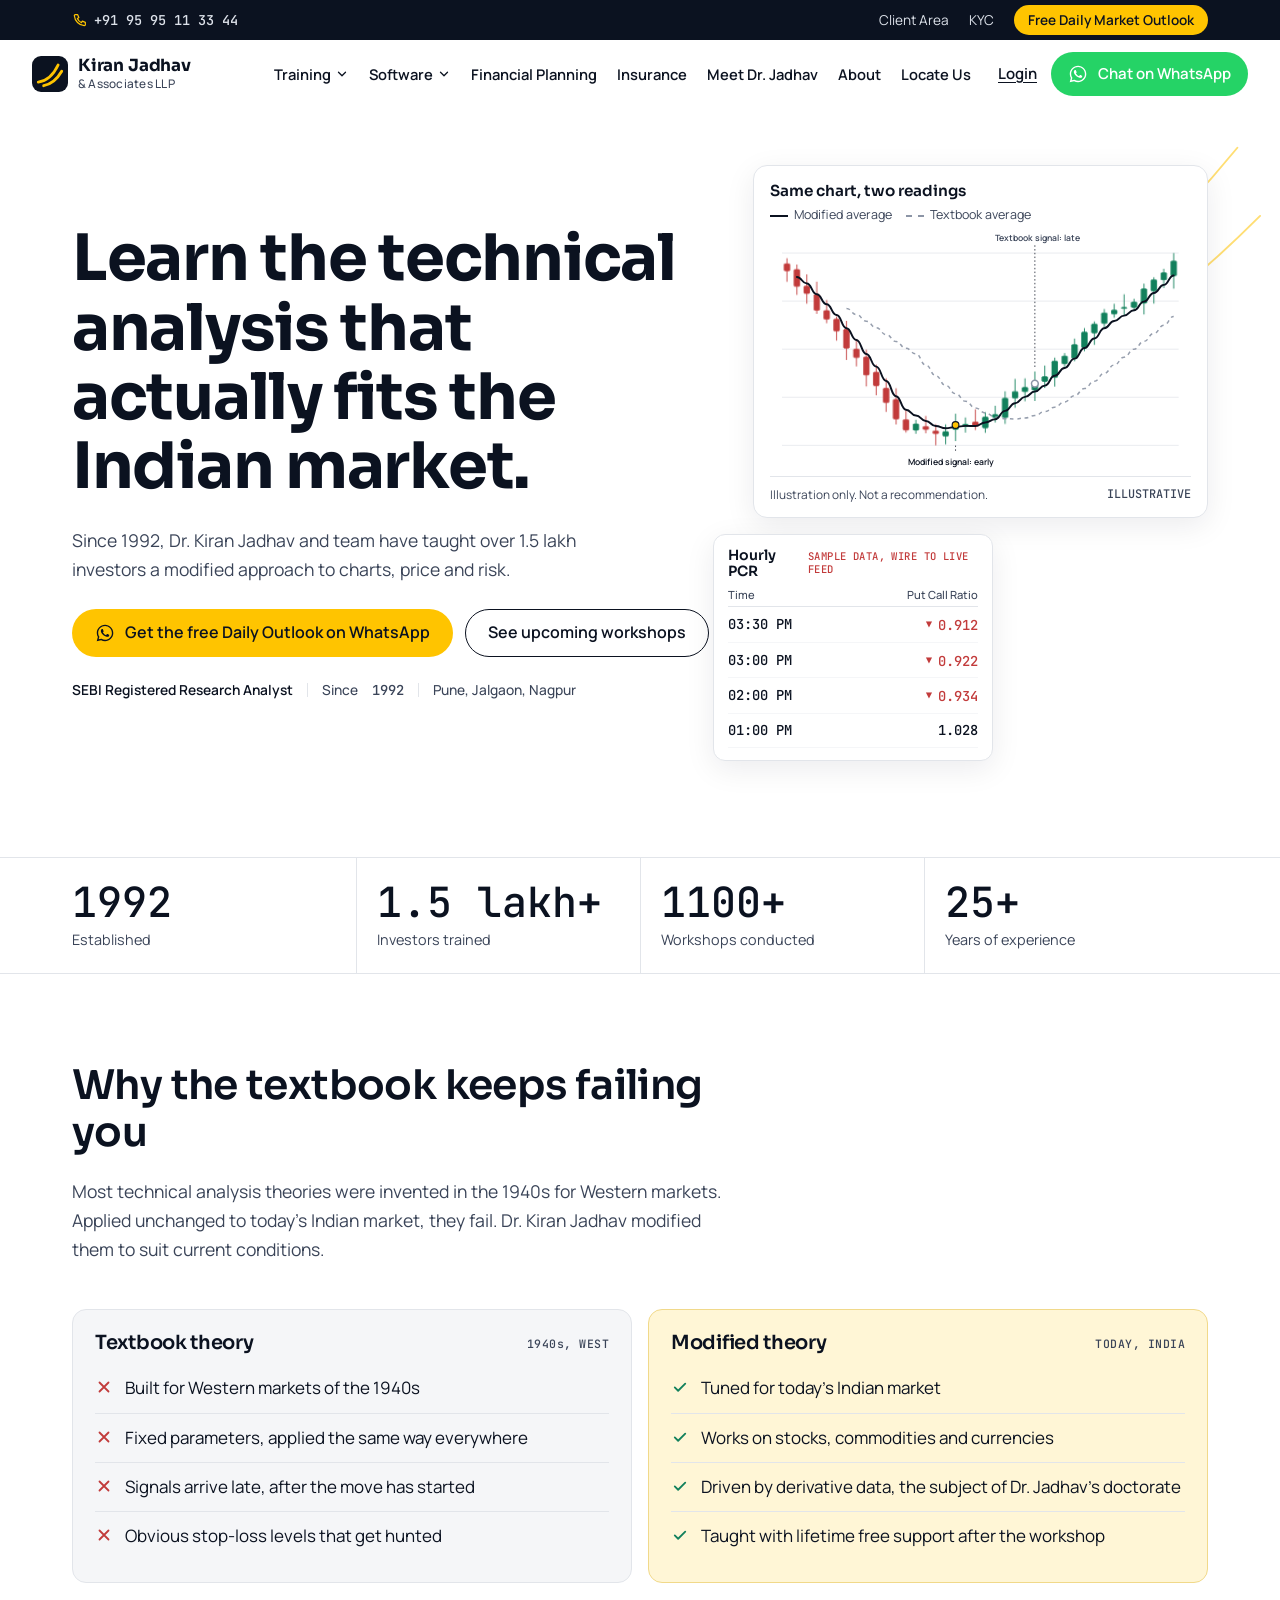
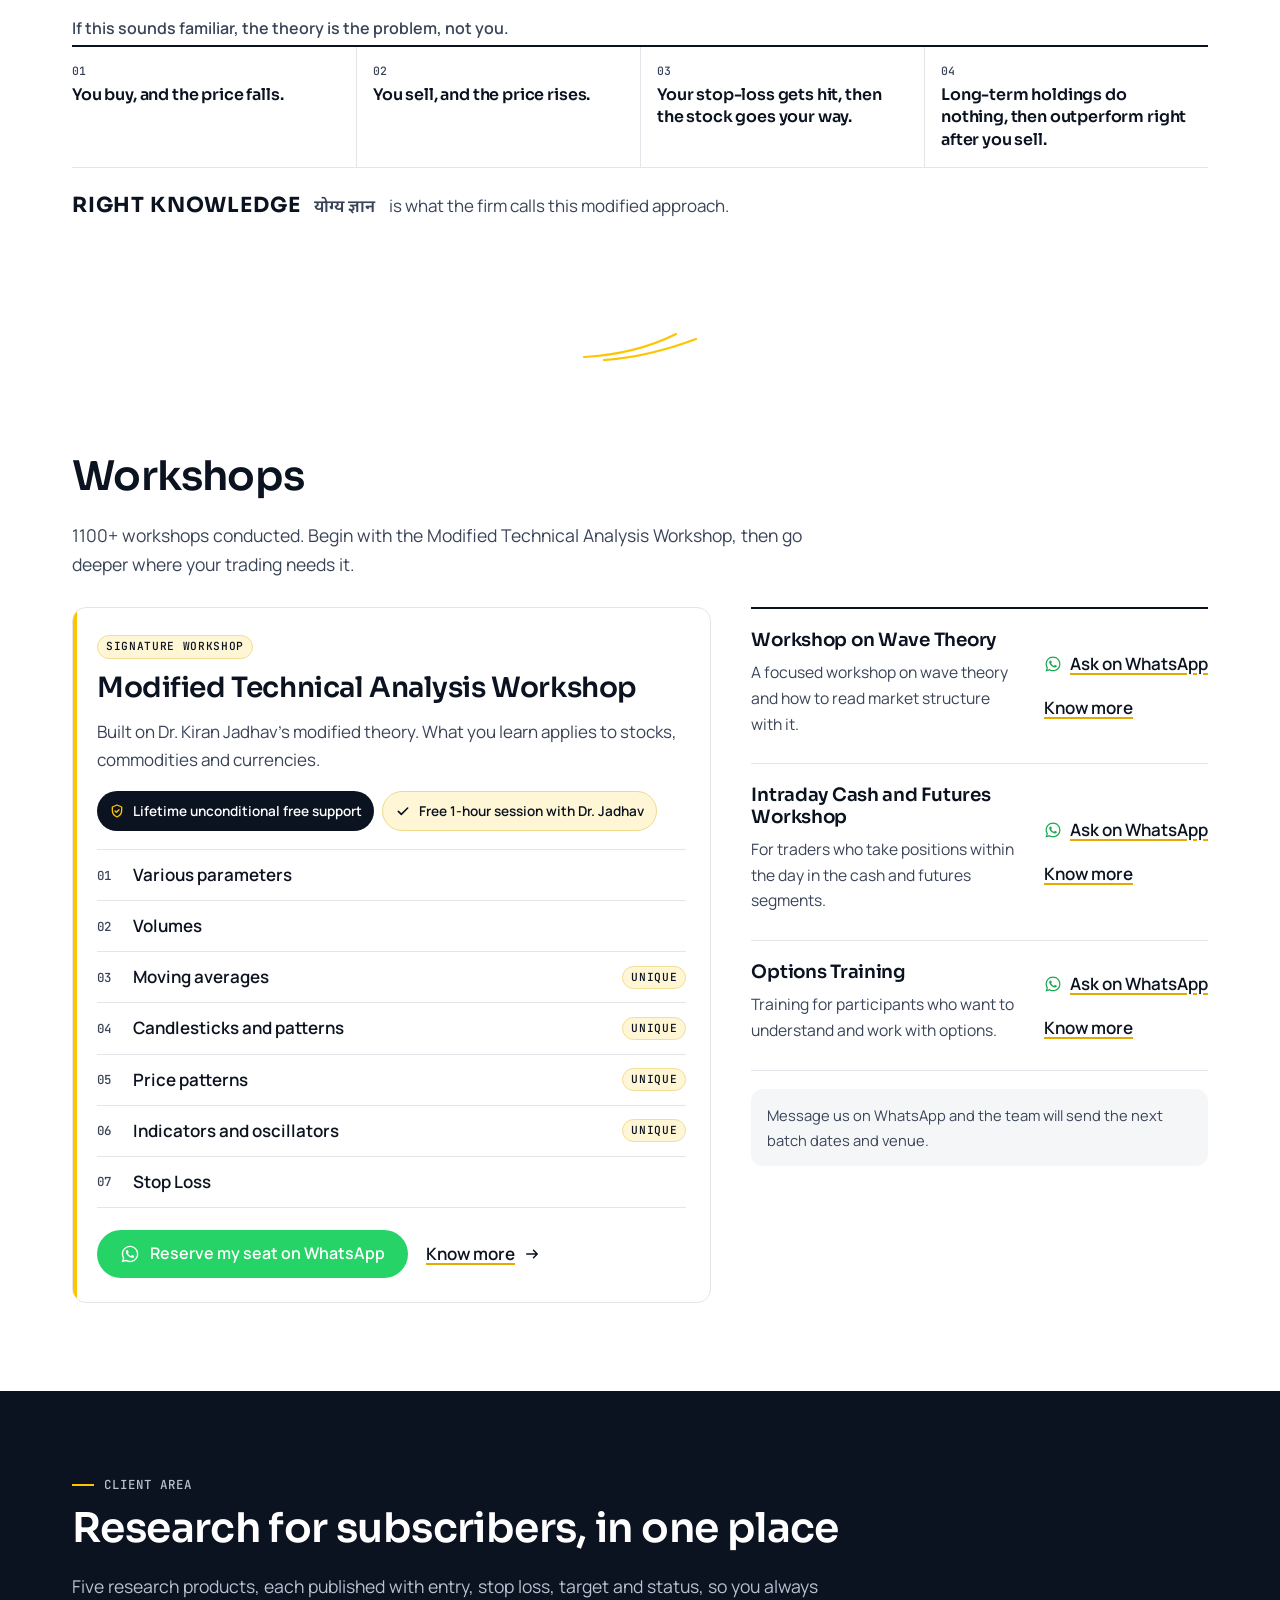
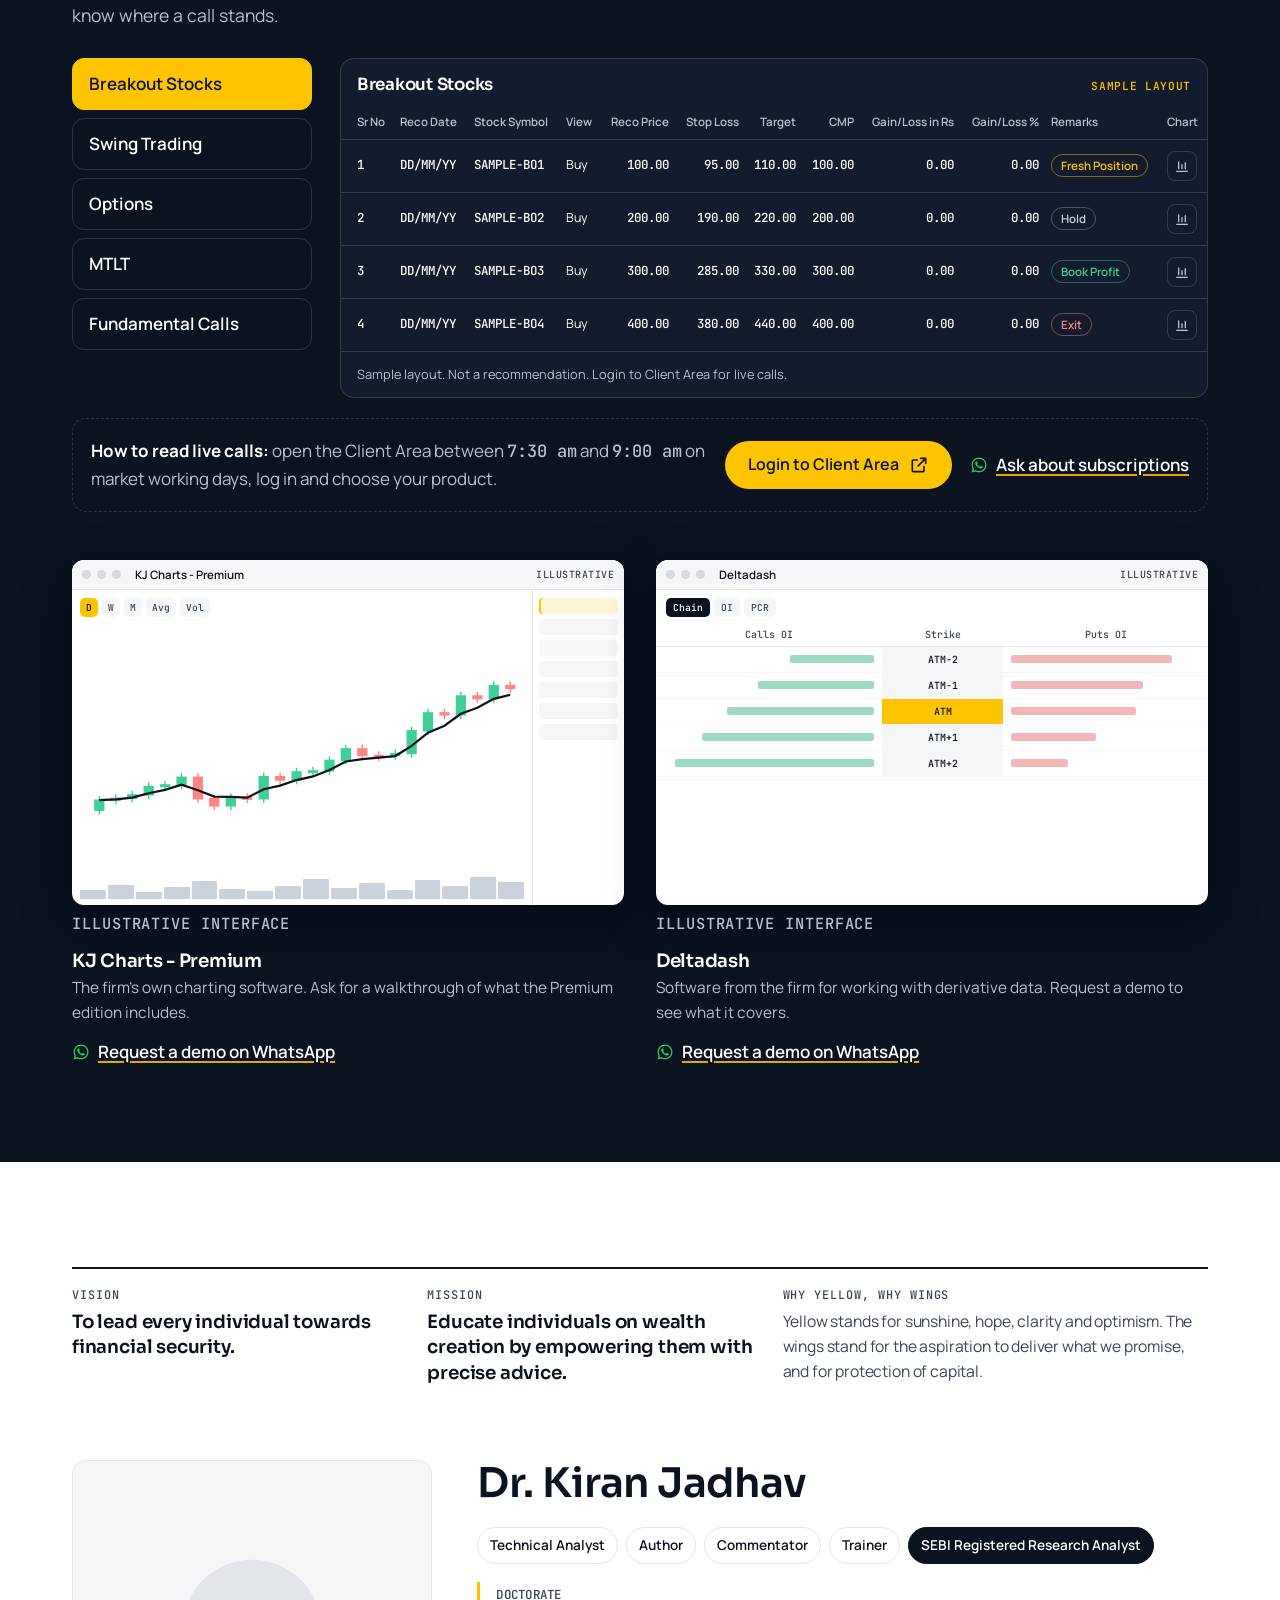
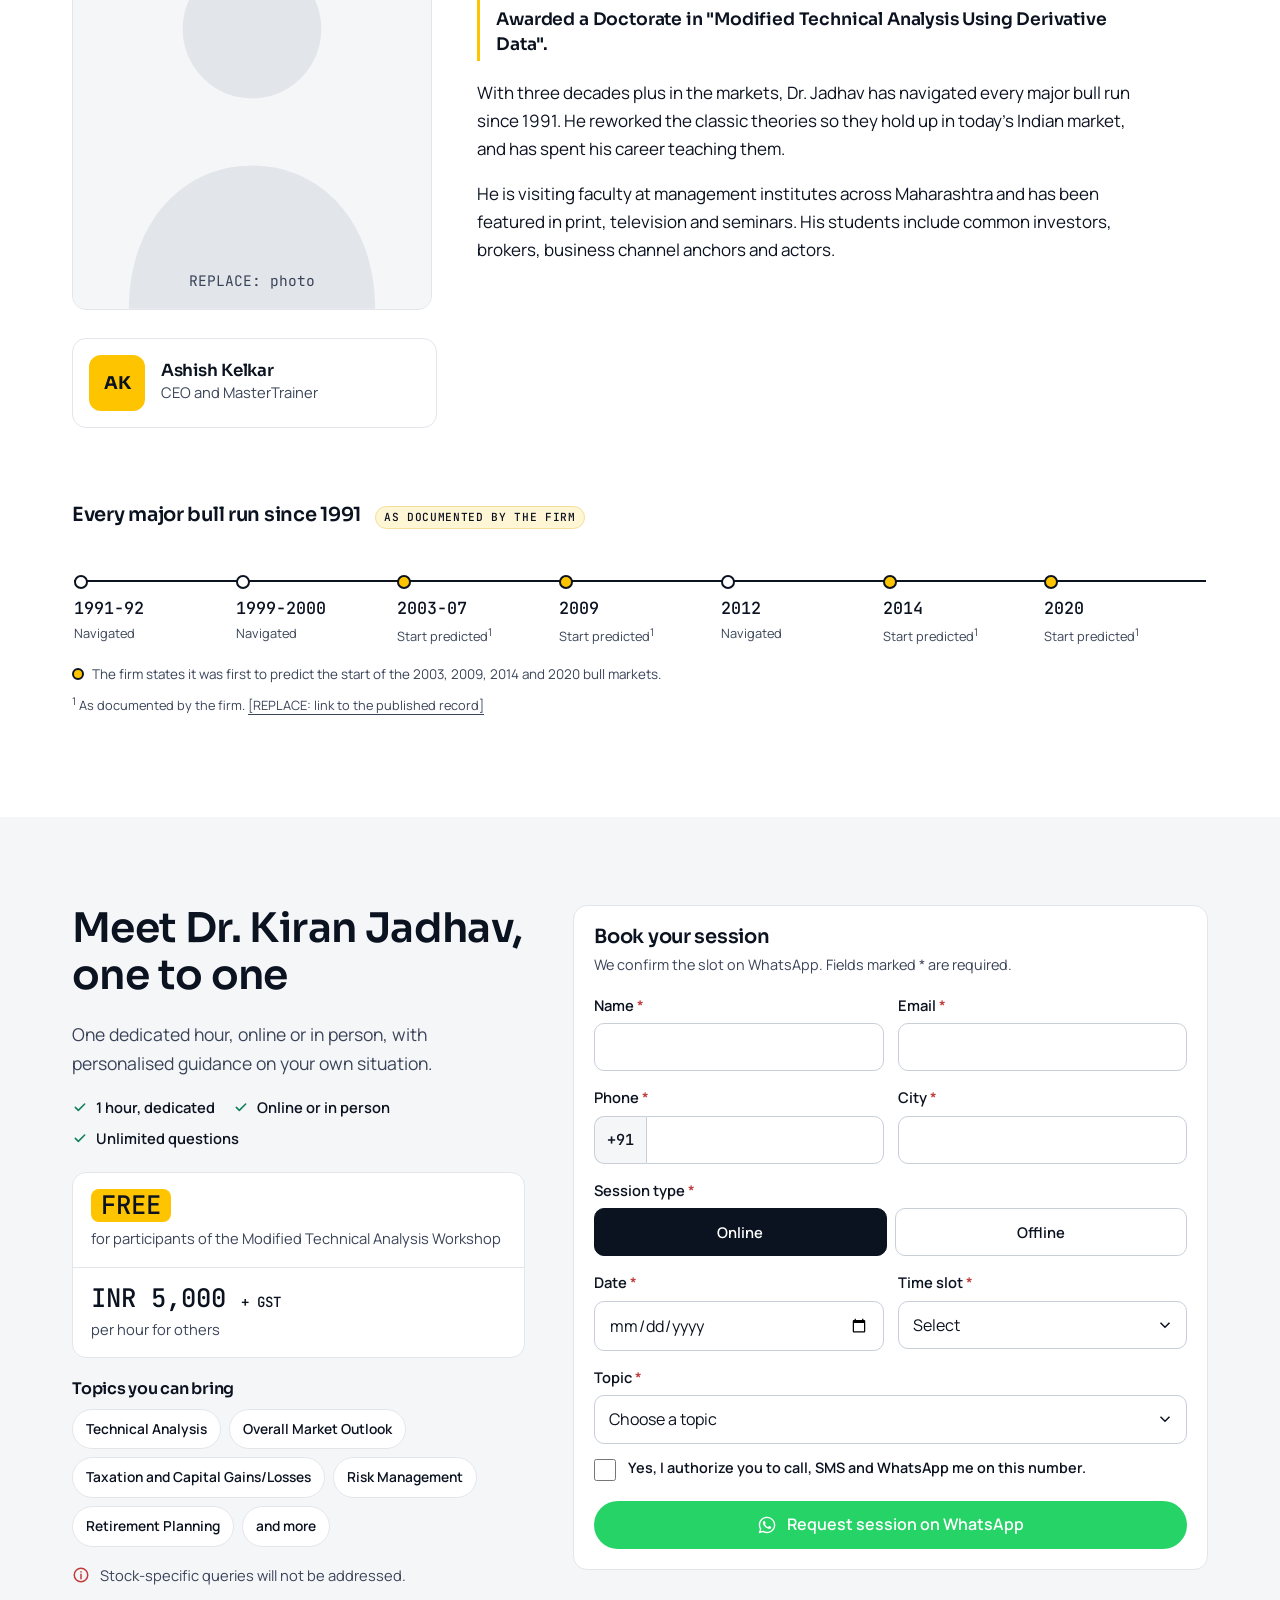
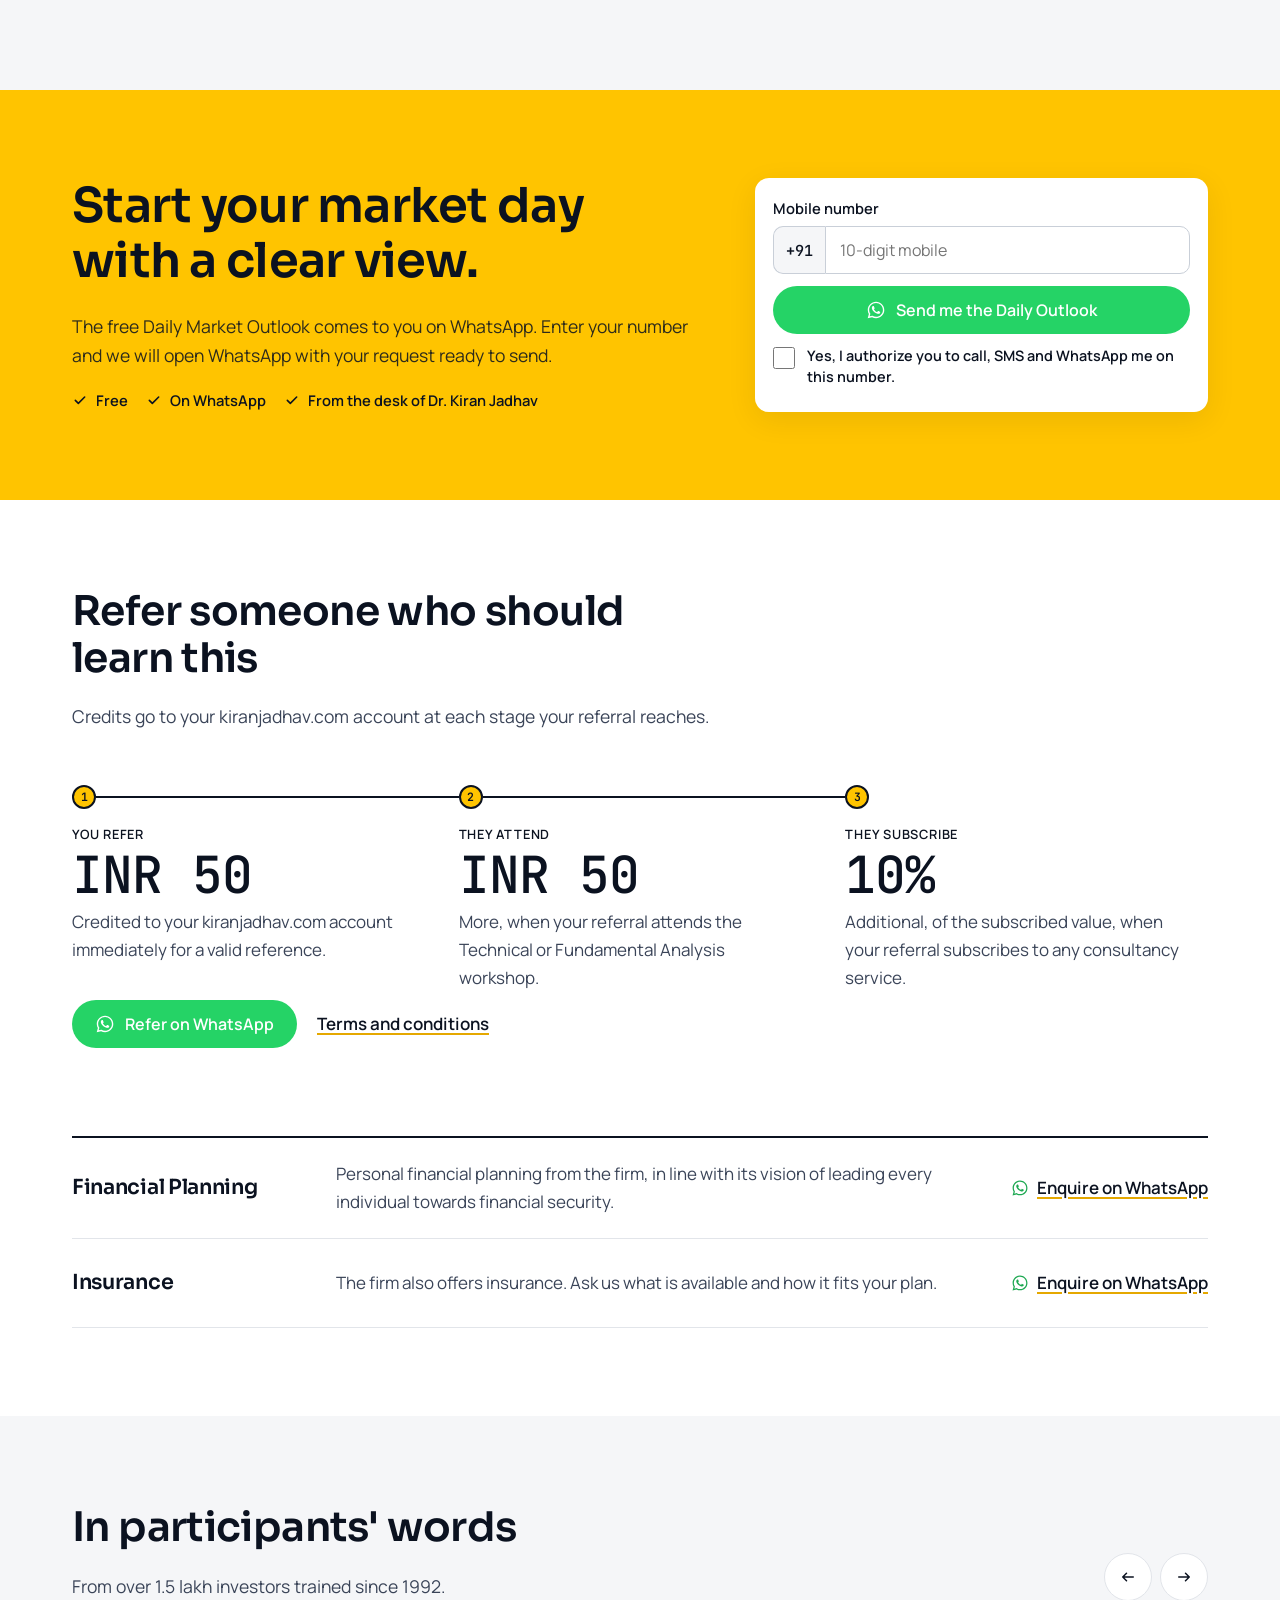
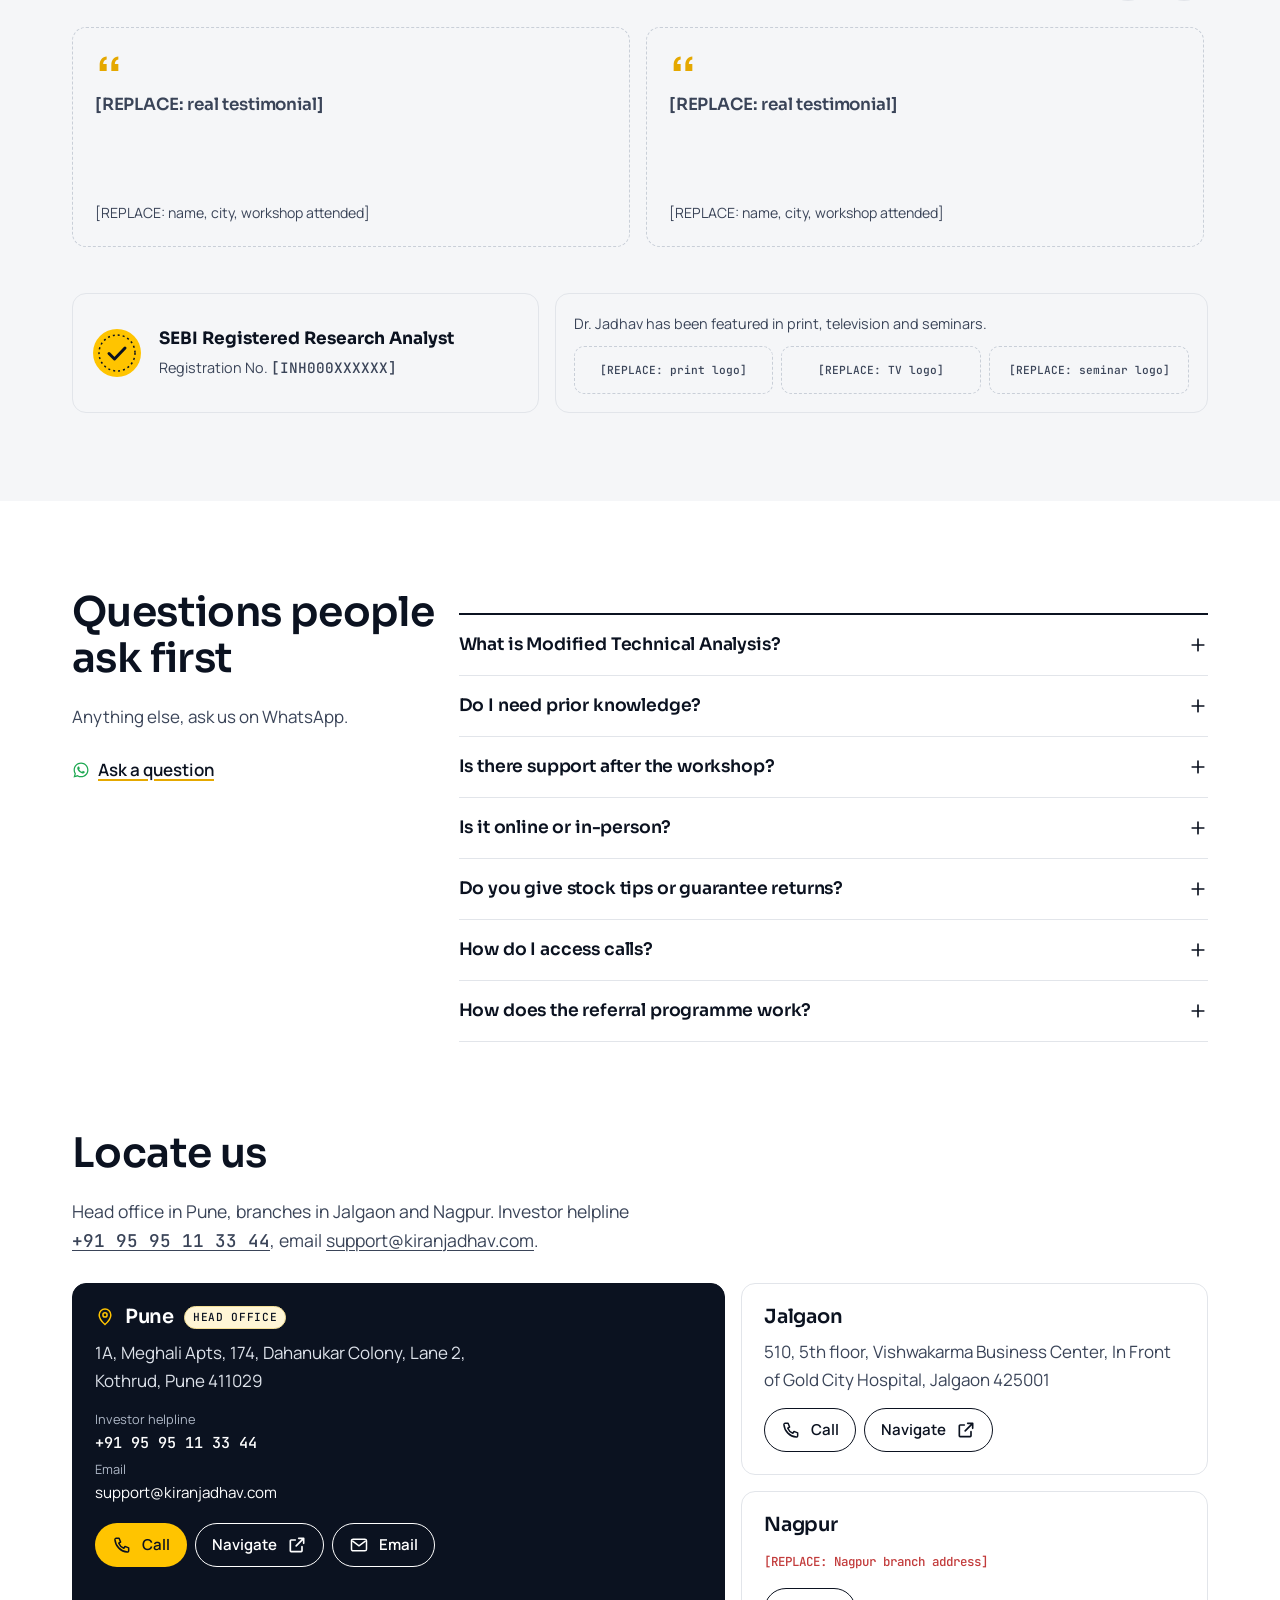
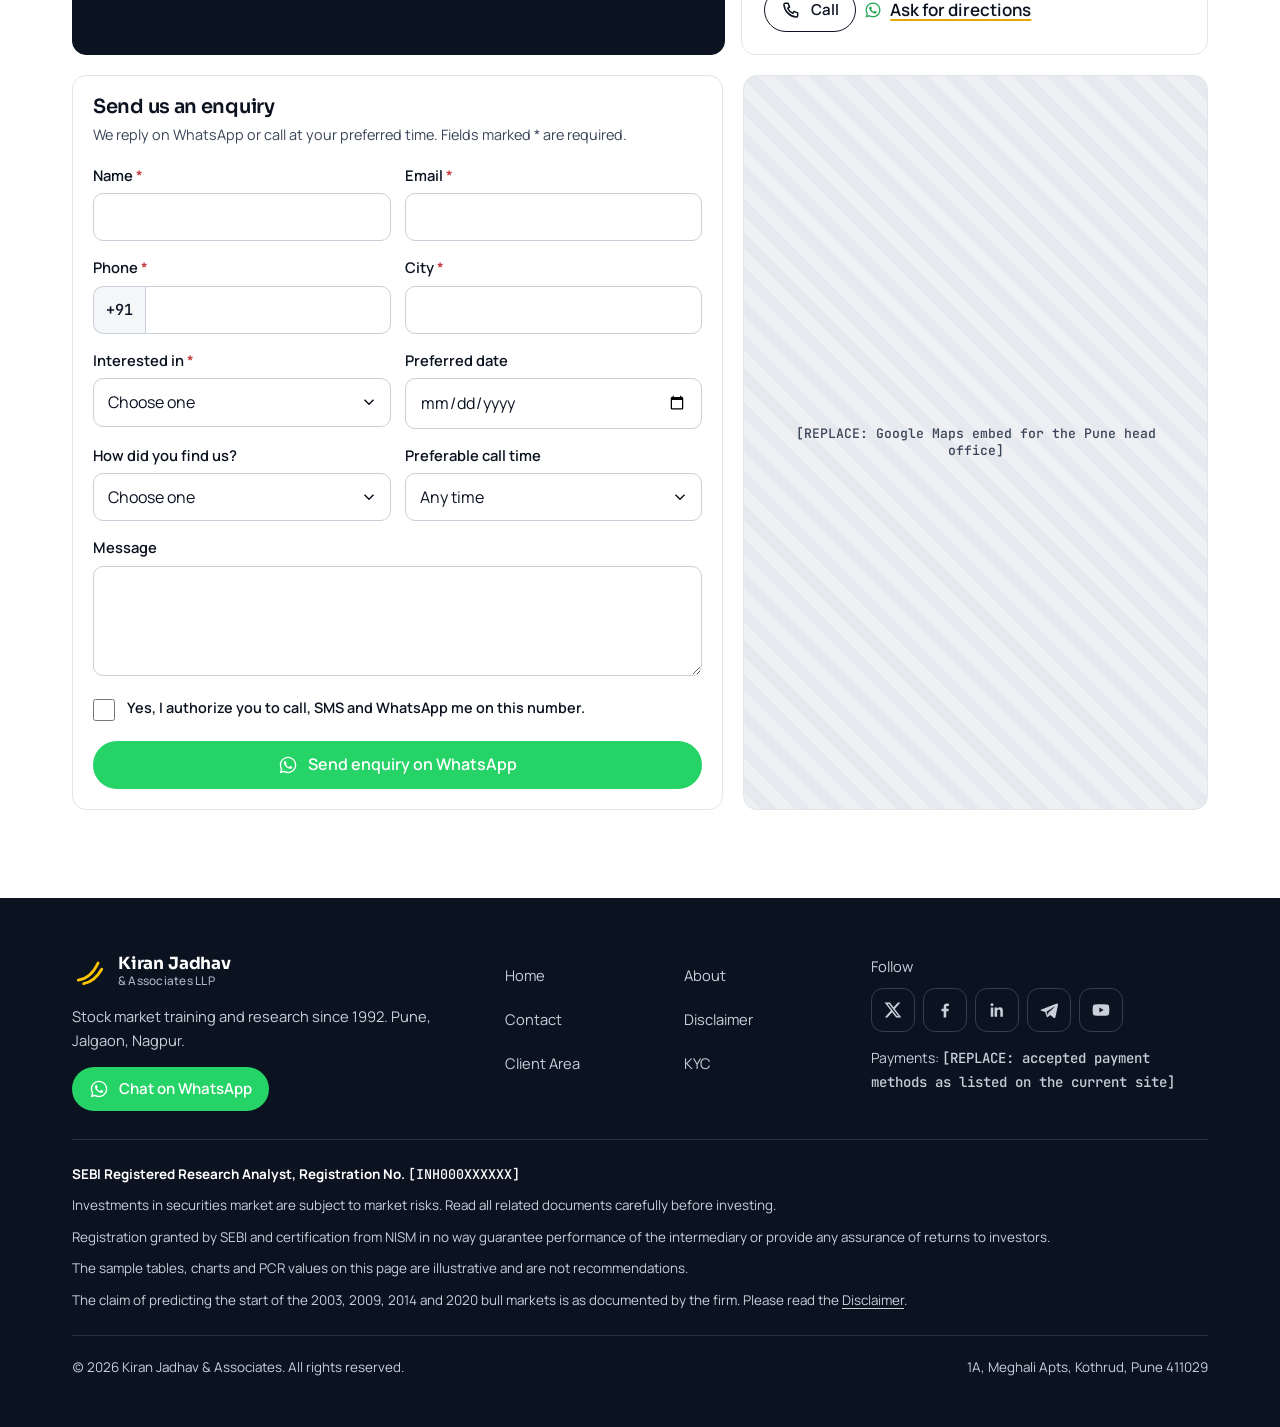
<file: kiranjadhav-site/index.html>
<!doctype html>
<html lang="en">
<head>
<meta charset="utf-8">
<meta name="viewport" content="width=device-width, initial-scale=1, viewport-fit=cover">
<title>Stock Market Training in Pune | Kiran Jadhav &amp; Associates, SEBI Registered Research Analyst</title>
<meta name="description" content="Modified Technical Analysis workshops by Dr. Kiran Jadhav, SEBI Registered Research Analyst. Pune, since 1992. Get the free Daily Outlook on WhatsApp.">
<link rel="canonical" href="https://www.kiranjadhav.com/">
<meta name="theme-color" content="#FFC400">
<meta property="og:type" content="website">
<meta property="og:site_name" content="Kiran Jadhav &amp; Associates LLP">
<meta property="og:title" content="Learn the technical analysis that actually fits the Indian market">
<meta property="og:description" content="Since 1992, Dr. Kiran Jadhav and team have taught over 1.5 lakh investors a modified approach to charts, price and risk.">
<meta property="og:url" content="https://www.kiranjadhav.com/">
<meta property="og:locale" content="en_IN">
<meta name="twitter:card" content="summary">
<meta name="twitter:site" content="@kiran_jadhav_">
<link rel="icon" href="data:image/svg+xml,%3Csvg xmlns='http://www.w3.org/2000/svg' viewBox='0 0 32 32'%3E%3Crect width='32' height='32' rx='8' fill='%230B1220'/%3E%3Cpath d='M6 23C13 22 19 16 24 7M11 26C17 25 23 20 27 13' stroke='%23FFC400' stroke-width='2.6' fill='none' stroke-linecap='round'/%3E%3C/svg%3E">
<link rel="preconnect" href="https://fonts.googleapis.com">
<link rel="preconnect" href="https://fonts.gstatic.com" crossorigin>
<link rel="stylesheet" href="https://fonts.googleapis.com/css2?family=JetBrains+Mono:wght@500&family=Manrope:wght@400;500;600&family=Noto+Sans+Devanagari:wght@400;600&family=Sora:wght@600;700&display=swap">
<style>
:root{
  --ink:#0B1220;--ink-2:#3A4458;--yellow:#FFC400;--yellow-deep:#E5A800;--yellow-wash:#FFF6D6;
  --paper:#FFFFFF;--mist:#F5F6F8;--line:#E2E5EA;--up:#12805C;--down:#C23B3B;--wa:#25D366;--wa-ink:#FFFFFF;
  --fg:var(--ink);--fg-2:var(--ink-2);--rule:var(--line);--card:var(--paper);
  --shadow:0 8px 30px rgba(11,18,32,.08);--r:14px;--gut:16px;--sec:56px;
  --f-head:"Sora","Noto Sans Devanagari",system-ui,sans-serif;
  --f-body:"Manrope","Noto Sans Devanagari",system-ui,-apple-system,"Segoe UI",sans-serif;
  --f-mono:"JetBrains Mono",ui-monospace,SFMono-Regular,Menlo,Consolas,monospace;
  --head-h:68px;
}
.dark{--fg:#FFFFFF;--fg-2:#B9C1D0;--rule:rgba(255,255,255,.14);--card:#131C2E;--up:#3FCF97;--down:#FF8585}
*,*::before,*::after{box-sizing:border-box}
html{-webkit-text-size-adjust:100%;scroll-behavior:smooth}
body{margin:0;background:var(--paper);color:var(--fg);font:400 17px/1.65 var(--f-body);overflow-x:hidden;-webkit-font-smoothing:antialiased}
img,svg{display:block;max-width:100%}
a{color:inherit;text-decoration-thickness:1px;text-underline-offset:3px}
button,input,select,textarea{font:inherit;color:inherit}
h1,h2,h3,h4{font-family:var(--f-head);font-weight:600;line-height:1.15;letter-spacing:-.015em;margin:0 0 .5em;color:var(--fg)}
h1{font-size:clamp(2.1rem,5.4vw,4rem);line-height:1.08;letter-spacing:-.02em;font-weight:700}
h2{font-size:clamp(1.65rem,3.3vw,2.55rem)}
h3{font-size:1.22rem}
p{margin:0 0 1em;max-width:68ch}
ul,ol{margin:0;padding:0;list-style:none}
a.mono,.lines .mono{white-space:nowrap}
.mono,.num{font-family:var(--f-mono);font-weight:500;font-variant-numeric:tabular-nums;letter-spacing:0}
.muted{color:var(--fg-2)}
.small{font-size:.875rem}
.vh{position:absolute!important;width:1px;height:1px;padding:0;margin:-1px;overflow:hidden;clip:rect(0 0 0 0);white-space:nowrap;border:0}
.skip{position:absolute;left:12px;top:-60px;z-index:100;background:var(--yellow);color:var(--ink);padding:10px 16px;border-radius:999px;font-weight:600}
.skip:focus{top:12px}
:focus-visible{outline:3px solid var(--ink);outline-offset:2px;box-shadow:0 0 0 2px var(--yellow);border-radius:6px}
.dark :focus-visible,.util :focus-visible,.foot :focus-visible{outline-color:var(--yellow);box-shadow:0 0 0 2px var(--ink)}
.wrap{max-width:1200px;margin:0 auto;padding:0 var(--gut)}
.sec{padding:var(--sec) 0;scroll-margin-top:72px}
[id]{scroll-margin-top:84px}
.g12{display:grid;grid-template-columns:repeat(12,minmax(0,1fr));gap:24px}
.g12>*{grid-column:1/-1}
.lead{font-size:1.1rem;color:var(--fg-2)}
.kicker{font:500 .78rem/1 var(--f-mono);letter-spacing:.08em;text-transform:uppercase;color:var(--fg-2);margin:0 0 14px;display:flex;align-items:center;gap:10px}
.kicker::before{content:"";width:22px;height:2px;background:var(--yellow)}
.mark{background:linear-gradient(transparent 62%,var(--yellow) 62%,var(--yellow) 92%,transparent 92%);padding:0 2px}
.ico{width:20px;height:20px;flex:none}
.tag{display:inline-block;font:500 .7rem/1 var(--f-mono);letter-spacing:.06em;text-transform:uppercase;padding:5px 8px;border-radius:999px;background:var(--yellow-wash);color:var(--ink);border:1px solid #F3DE94;vertical-align:middle}

/* buttons */
.btn{display:inline-flex;align-items:center;justify-content:center;gap:10px;min-height:48px;padding:0 22px;border-radius:999px;border:1.5px solid transparent;font:600 1rem/1.2 var(--f-body);text-decoration:none;cursor:pointer;transition:background-color .15s,color .15s,transform .15s,border-color .15s;text-align:center}
.btn:hover{transform:translateY(-1px)}
.btn:active{transform:none}
.btn-y{background:var(--yellow);color:var(--ink)}
.btn-y:hover{background:var(--yellow-deep)}
.btn-o{border-color:var(--fg);color:var(--fg);background:transparent}
.btn-o:hover{background:var(--fg);color:var(--paper)}
.dark .btn-o:hover{color:var(--ink)}
.btn-wa{background:var(--wa);color:var(--wa-ink)}
.btn-wa:hover{filter:brightness(.94)}
.btn-ink{background:var(--ink);color:#fff}
.btn-sm{min-height:44px;padding:0 16px;font-size:.94rem}
.btn-block{width:100%}
.link{display:inline-flex;align-items:center;gap:8px;min-height:44px;font-weight:600;text-decoration:underline;text-decoration-color:var(--yellow-deep);text-decoration-thickness:2px}
.link:hover{text-decoration-color:var(--fg)}
.link .ico{width:18px;height:18px}
.link-wa .ico{color:#1DA851}
.dark .link-wa .ico{color:var(--wa)}
.lift{transition:transform .15s,box-shadow .15s}
.lift:hover{transform:translateY(-2px);box-shadow:var(--shadow)}

/* utility bar */
.util{background:var(--ink);color:#DDE2EA;font-size:.85rem}
.util .wrap{display:flex;align-items:center;gap:20px;min-height:40px}
.util a{text-decoration:none;display:inline-flex;align-items:center;gap:6px;min-height:40px}
.util a:hover{color:#fff;text-decoration:underline}
.util .ico{width:16px;height:16px;color:var(--yellow)}
.util .sp{flex:1}
.util .pill{background:var(--yellow);color:var(--ink);border-radius:999px;padding:0 14px;min-height:30px;font-weight:600}
.util .pill:hover{background:var(--yellow-deep);color:var(--ink);text-decoration:none}
.u-hide{display:none!important}

/* header */
.head{position:sticky;top:0;z-index:50;background:rgba(255,255,255,.98);border-bottom:1px solid transparent;transition:border-color .2s,box-shadow .2s}
.head.compact{border-bottom-color:var(--line);box-shadow:0 2px 14px rgba(11,18,32,.05)}
.head-in{display:flex;align-items:center;gap:18px;height:var(--head-h);transition:height .2s;max-width:1360px}
.head.compact .head-in{height:58px}
.brand{display:flex;align-items:center;gap:10px;text-decoration:none;flex:none}
.brand svg{width:36px;height:36px}
.brand-t{display:flex;flex-direction:column;line-height:1.05}
.brand-t b{font:700 1.05rem/1.1 var(--f-head);letter-spacing:-.01em}
.brand-t small{font:500 .74rem/1.3 var(--f-body);color:var(--ink-2);letter-spacing:.02em}
.nav{display:none;margin-left:auto}
.nav>ul{display:flex;align-items:center;gap:2px}
.nav a,.nav button.dd-t{display:flex;align-items:center;gap:4px;min-height:44px;padding:0 9px;border:0;background:none;font:600 .92rem/1 var(--f-body);text-decoration:none;color:var(--ink);border-radius:8px;cursor:pointer;white-space:nowrap}
.nav a:hover,.nav button.dd-t:hover{background:var(--mist)}
.dd-t svg{width:14px;height:14px;transition:transform .15s}
.has-dd{position:relative}
.dd{position:absolute;top:100%;left:0;min-width:270px;background:#fff;border:1px solid var(--line);border-radius:12px;box-shadow:var(--shadow);padding:8px;display:none}
.dd a{padding:0 12px;min-height:44px;font-weight:500}
.has-dd.open .dd{display:block}
.has-dd.open .dd-t svg{transform:rotate(180deg)}
@media (hover:hover){.has-dd:hover .dd{display:block}}
.has-dd.sup .dd{display:none!important}
.head-cta{display:none;align-items:center;gap:14px;flex:none}
.head-cta .login{font-weight:600;font-size:.94rem;min-height:44px;display:flex;align-items:center}
.burger{margin-left:auto;width:48px;height:48px;border:1px solid var(--line);border-radius:12px;background:#fff;display:grid;place-items:center;cursor:pointer}
.burger svg{width:22px;height:22px}
.mnav{position:fixed;inset:0;z-index:80;background:#fff;overflow-y:auto;padding:12px var(--gut) calc(24px + env(safe-area-inset-bottom));display:flex;flex-direction:column}
.mnav[hidden]{display:none}
.mnav-top{display:flex;align-items:center;justify-content:space-between;min-height:56px;margin-bottom:8px}
.mnav a.m{display:flex;align-items:center;justify-content:space-between;min-height:54px;border-bottom:1px solid var(--line);font:600 1.1rem/1.2 var(--f-head);text-decoration:none}
.mnav .grp{border-bottom:1px solid var(--line);padding:10px 0}
.mnav .grp p{margin:6px 0 2px;font:500 .74rem/1 var(--f-mono);letter-spacing:.08em;text-transform:uppercase;color:var(--ink-2)}
.mnav .grp a{display:flex;align-items:center;min-height:48px;padding-left:12px;text-decoration:none;font-weight:600}
.mnav .acts{display:grid;gap:10px;margin-top:20px}
body.locked{overflow:hidden}

/* hero */
.hero{position:relative;padding:28px 0 48px;overflow:hidden}
.hero h1{margin-bottom:.4em;max-width:16ch}
.hero .sub{font-size:1.1rem;color:var(--ink-2);max-width:52ch;margin-bottom:24px}
.ctas{display:flex;flex-wrap:wrap;gap:12px}
.trust{margin:22px 0 0;display:flex;flex-wrap:wrap;gap:6px 14px;font-size:.86rem;color:var(--ink-2);font-weight:500}
.trust li{display:flex;align-items:center;gap:14px}
.trust li+li::before{content:"";width:1px;height:14px;background:var(--line)}
.trust b{color:var(--ink);font-weight:600}
@media (max-width:699px){.trust li:first-child{flex-basis:100%}.trust li:nth-child(2)::before{display:none}}
.hero-art{position:relative;margin-top:32px}
.wing-bg{position:absolute;inset:-40px -60px auto auto;width:120%;height:auto;z-index:0;pointer-events:none}
.wing-bg path{fill:none;stroke:var(--yellow);stroke-width:2.5;stroke-linecap:round;opacity:.55}
.chart-card{position:relative;z-index:1;background:#fff;border:1px solid var(--line);border-radius:var(--r);box-shadow:var(--shadow);padding:14px 14px 10px}
.cc-head{display:flex;flex-wrap:wrap;align-items:center;justify-content:space-between;gap:6px 14px;margin-bottom:6px}
.cc-head h2{font-size:.95rem;margin:0;letter-spacing:0}
.legend{display:flex;gap:14px;font-size:.78rem;color:var(--ink-2)}
.legend span{display:flex;align-items:center;gap:6px}
.legend i{width:18px;height:0;border-top:2.5px solid var(--ink)}
.legend i.d{border-top:2px dashed #8C95A6}
.hero-svg{width:100%;height:auto;aspect-ratio:560/320;overflow:visible}
.hero-svg .grid line{stroke:var(--line);stroke-width:1}
.cu line,.cu rect{stroke:var(--up);fill:var(--up)}
.cd line,.cd rect{stroke:var(--down);fill:var(--down)}
.cu line,.cd line{stroke-width:1.2}
.ma-mod{fill:none;stroke:var(--ink);stroke-width:2.6;stroke-linecap:round}
.ma-text{fill:none;stroke:#8C95A6;stroke-width:2;stroke-dasharray:.009 .009}
.callout line{stroke:var(--ink);stroke-width:1;stroke-dasharray:2 3}
.callout text{font:600 11.5px var(--f-body);fill:var(--ink)}
@media (max-width:699px){.callout text{font-size:17px}}
.c-early circle{fill:var(--yellow);stroke:var(--ink);stroke-width:1.5}
.c-late circle{fill:#fff;stroke:#8C95A6;stroke-width:2}
.c-late text{fill:var(--ink-2)}
.cc-foot{display:flex;justify-content:space-between;gap:10px;font-size:.74rem;color:var(--ink-2);border-top:1px solid var(--line);padding-top:8px;margin-top:4px}
.pcr{position:relative;z-index:2;background:#fff;border:1px solid var(--line);border-radius:12px;box-shadow:var(--shadow);padding:12px 14px;margin-top:14px}
.pcr h3{font-size:.88rem;margin:0 0 2px;display:flex;justify-content:space-between;align-items:baseline;gap:8px;letter-spacing:0}
.pcr h3 small{font:500 .66rem/1.2 var(--f-mono);color:var(--down);text-transform:uppercase;letter-spacing:.04em}
.pcr table{width:100%;border-collapse:collapse;font-size:.86rem}
.pcr th{font:500 .7rem var(--f-body);text-align:left;color:var(--ink-2);padding:6px 0 4px;border-bottom:1px solid var(--line)}
.pcr th:last-child,.pcr td:last-child{text-align:right}
.pcr td{padding:5px 0;border-bottom:1px solid var(--mist)}
.pcr .v{display:inline-flex;align-items:center;gap:6px}
.pcr .up{color:var(--up)}.pcr .dn{color:var(--down)}
.pcr .tri{font-size:.62rem}

/* proof */
.proof{border-top:1px solid var(--line);border-bottom:1px solid var(--line)}
.proof ul{display:grid;grid-template-columns:1fr 1fr}
.proof li{padding:22px 4px 20px 16px;border-left:1px solid var(--line)}
.proof li:nth-child(odd){border-left:0;padding-left:0}
.proof li:nth-child(n+3){border-top:1px solid var(--line)}
.proof .num{display:block;font-size:clamp(1.7rem,4vw,2.6rem);line-height:1.1;color:var(--ink)}
.proof .lbl{font-size:.9rem;color:var(--ink-2)}

/* wing divider */
.wing-div{display:flex;justify-content:center;padding:4px 0}
.wing-div svg{width:120px;height:30px}
.wing-div path{fill:none;stroke:var(--yellow);stroke-width:2.2;stroke-linecap:round}

/* argument */
.compare{display:grid;gap:16px;margin-top:28px}
.col{border:1px solid var(--line);border-radius:var(--r);padding:22px}
.col h3{display:flex;align-items:center;gap:10px}
.col li{display:flex;gap:12px;padding:10px 0;border-top:1px solid var(--line);align-items:flex-start}
.col li:first-child{border-top:0}
.col li .ico{margin-top:4px;width:18px;height:18px}
.col.old{background:var(--mist)}
.col.old .ico{color:var(--down)}
.col.new{background:var(--yellow-wash);border-color:#F1D98A}
.col.new .ico{color:var(--up)}
.col .era{font:500 .72rem var(--f-mono);color:var(--ink-2);margin-left:auto;letter-spacing:.04em}
.pains{margin-top:36px}
.pains h3{font-size:1rem;color:var(--ink-2);font-weight:600;font-family:var(--f-body);letter-spacing:0}
.pains ul{display:grid;grid-template-columns:1fr 1fr;border-top:2px solid var(--ink)}
.pains li{padding:16px 14px 16px 0;font:600 1rem/1.4 var(--f-head);letter-spacing:-.01em;border-bottom:1px solid var(--line)}
.pains li:nth-child(even){padding-left:14px;border-left:1px solid var(--line)}
.pains li .n{display:block;font:500 .72rem var(--f-mono);color:var(--ink-2);margin-bottom:6px}
.rk{margin-top:24px;display:flex;flex-wrap:wrap;align-items:baseline;gap:6px 14px}
.rk strong{font:700 1.3rem var(--f-head);letter-spacing:.04em}
.rk [lang=mr]{font-family:"Noto Sans Devanagari",var(--f-body);font-weight:600;color:var(--ink-2)}

/* workshops */
.ws-grid{display:grid;gap:20px;margin-top:28px}
.feat{border:1px solid var(--line);border-radius:var(--r);padding:24px;background:#fff;position:relative;overflow:hidden}
.feat::before{content:"";position:absolute;left:0;top:0;bottom:0;width:4px;background:var(--yellow)}
.feat h3{font-size:clamp(1.35rem,2.4vw,1.75rem)}
.feat .badges{display:flex;flex-wrap:wrap;gap:8px;margin:4px 0 18px}
.badge{display:inline-flex;align-items:center;gap:8px;font-size:.85rem;font-weight:600;padding:8px 12px;border-radius:999px;background:var(--ink);color:#fff}
.badge .ico{width:16px;height:16px;color:var(--yellow)}
.badge.l{background:var(--yellow-wash);color:var(--ink);border:1px solid #F1D98A}
.badge.l .ico{color:var(--ink)}
.toc{counter-reset:t;border-top:1px solid var(--line);margin-bottom:22px}
.toc li{counter-increment:t;display:flex;align-items:center;gap:14px;padding:11px 0;border-bottom:1px solid var(--line);font-weight:600}
.toc li::before{content:counter(t,decimal-leading-zero);font:500 .78rem var(--f-mono);color:var(--ink-2);width:22px}
.toc .tag{margin-left:auto}
.feat .acts{display:flex;flex-wrap:wrap;align-items:center;gap:8px 18px}
.ws-list{border-top:2px solid var(--ink)}
.ws-row{padding:20px 0;border-bottom:1px solid var(--line)}
.ws-row h3{font-size:1.15rem;margin-bottom:6px}
.ws-row p{color:var(--ink-2);margin-bottom:6px;font-size:.98rem}
.ws-row .acts{display:flex;flex-wrap:wrap;gap:0 20px}
.ws-note{margin-top:18px;padding:14px 16px;background:var(--mist);border-radius:12px;font-size:.92rem;color:var(--ink-2)}

/* research (dark) */
.dark{background:var(--ink);color:var(--fg)}
.dark .muted,.dark .lead{color:var(--fg-2)}
.dark .kicker{color:var(--fg-2)}
.rs-grid{display:grid;gap:20px;margin-top:28px}
.tabs{display:flex;gap:8px;overflow-x:auto;scrollbar-width:none;margin:0 calc(var(--gut) * -1);padding:2px var(--gut) 6px}
.tabs::-webkit-scrollbar{display:none}
.tab{flex:none;min-height:44px;padding:0 16px;border-radius:999px;border:1px solid var(--rule);background:transparent;color:var(--fg);font-weight:600;cursor:pointer;text-align:left;white-space:nowrap}
.tab:hover{border-color:var(--fg-2)}
.tab[aria-selected=true]{background:var(--yellow);border-color:var(--yellow);color:var(--ink)}
.panel{background:var(--card);border:1px solid var(--rule);border-radius:var(--r);padding:16px 0 12px;min-width:0}
.panel-h{display:flex;flex-wrap:wrap;justify-content:space-between;align-items:baseline;gap:6px 16px;padding:0 16px 10px}
.panel-h h3{margin:0;font-size:1.05rem}
.panel-h span{font:500 .7rem var(--f-mono);text-transform:uppercase;letter-spacing:.06em;color:var(--yellow)}
.tw{overflow-x:auto;-webkit-overflow-scrolling:touch}
.tw:focus-visible{outline-offset:-3px}
table.calls{border-collapse:collapse;width:100%;min-width:980px;font-size:.82rem}
.calls caption{caption-side:bottom;text-align:left;padding:12px 16px 0;font-size:.8rem;color:var(--fg-2)}
.calls th{font:600 .72rem/1.2 var(--f-body);text-align:left;color:var(--fg-2);padding:10px 10px;border-bottom:1px solid var(--rule);white-space:nowrap}
.calls td{padding:11px 10px;border-bottom:1px solid var(--rule);white-space:nowrap}
.calls th:first-child,.calls td:first-child{padding-left:16px}
.calls td.n,.calls th.n{text-align:right}
.calls tbody tr:hover{background:rgba(255,255,255,.03)}
.st{display:inline-block;font:600 .72rem/1 var(--f-body);padding:5px 9px;border-radius:999px;border:1px solid}
.st-fresh{color:var(--yellow);border-color:rgba(255,196,0,.5)}
.st-hold{color:#C9D1DE;border-color:rgba(255,255,255,.25)}
.st-book{color:var(--up);border-color:rgba(63,207,151,.45)}
.st-exit{color:var(--down);border-color:rgba(255,133,133,.45)}
.chartbtn{display:inline-grid;place-items:center;width:30px;height:30px;border-radius:8px;border:1px solid var(--rule);color:var(--fg-2)}
.chartbtn svg{width:16px;height:16px}
.login-note{display:grid;gap:14px;margin-top:20px;padding:18px;border:1px dashed var(--rule);border-radius:var(--r)}
.login-note p{margin:0;color:var(--fg-2)}
.login-note b{color:var(--fg)}
.login-note .acts{display:flex;flex-wrap:wrap;gap:8px 18px;align-items:center}
.tools{display:grid;gap:20px;margin-top:48px}
.tool h3{margin:16px 0 4px;font-size:1.15rem}
.tool p{color:var(--fg-2);font-size:.96rem;margin-bottom:4px}
.win{background:#fff;color:var(--ink);border-radius:12px;overflow:hidden;box-shadow:0 18px 50px rgba(0,0,0,.35);aspect-ratio:16/10;display:flex;flex-direction:column}
.win-bar{display:flex;align-items:center;gap:6px;height:30px;padding:0 10px;background:var(--mist);border-bottom:1px solid var(--line);flex:none}
.win-bar i{width:9px;height:9px;border-radius:50%;background:#D5D9E0}
.win-bar b{font:600 .72rem var(--f-body);margin-left:8px}
.win-bar em{margin-left:auto;font:500 .62rem var(--f-mono);color:var(--ink-2);font-style:normal;text-transform:uppercase;letter-spacing:.05em}
.win-body{flex:1;display:grid;min-height:0}
.kjc{grid-template-columns:1fr 92px}
.kjc .pane{padding:8px 8px 6px;display:flex;flex-direction:column;min-width:0}
.kjc .tb{display:flex;gap:4px;margin-bottom:6px}
.kjc .tb span{font:500 .6rem var(--f-mono);padding:3px 6px;border-radius:5px;background:var(--mist);color:var(--ink-2)}
.kjc .tb span.on{background:var(--yellow);color:var(--ink)}
.mini{width:100%;flex:1;min-height:0}
.mini line{stroke-width:1}
.mini polyline{fill:none;stroke:var(--ink);stroke-width:1.6}
.kjc .vol{display:flex;align-items:flex-end;gap:2px;height:22px;margin-top:4px}
.kjc .vol i{flex:1;background:#CBD2DC;border-radius:1px}
.kjc aside{border-left:1px solid var(--line);padding:8px 6px;display:flex;flex-direction:column;gap:5px}
.kjc aside span{display:block;height:16px;border-radius:4px;background:var(--mist)}
.kjc aside span.on{background:var(--yellow-wash);box-shadow:inset 2px 0 0 var(--yellow)}
.dd-ui{grid-template-rows:auto 1fr}
.dd-ui .tb{display:flex;gap:4px;padding:8px 10px 0}
.dd-ui .tb span{font:500 .6rem var(--f-mono);padding:3px 7px;border-radius:5px;background:var(--mist);color:var(--ink-2)}
.dd-ui .tb span.on{background:var(--ink);color:#fff}
.chain{width:100%;border-collapse:collapse;font:500 .62rem var(--f-mono);margin:6px 0 0;align-self:start}
.chain th{color:var(--ink-2);font-weight:500;padding:5px 8px;border-bottom:1px solid var(--line);text-align:center}
.chain td{padding:6px 8px;border-bottom:1px solid var(--mist);text-align:center}
.chain td.k{background:var(--mist);font-weight:500;width:22%}
.chain tr.atm td.k{background:var(--yellow)}
.bar{height:8px;border-radius:2px;background:#9FD9C2}
.bar.p{background:#F2B8B8}
.chain td.l .bar{margin-left:auto}
.ill{font:500 .68rem var(--f-mono);text-transform:uppercase;letter-spacing:.06em;color:var(--fg-2);margin-top:8px}

/* about / Dr Jadhav */
.vm{display:grid;gap:0;border-top:2px solid var(--ink);margin-bottom:56px}
.vm div{padding:18px 0;border-bottom:1px solid var(--line)}
.vm dt{font:500 .74rem var(--f-mono);text-transform:uppercase;letter-spacing:.08em;color:var(--ink-2);margin-bottom:6px}
.vm dd{margin:0;font:600 1.15rem/1.4 var(--f-head);letter-spacing:-.01em}
.vm .story dd{font:400 .98rem/1.6 var(--f-body);color:var(--ink-2)}
.dr{display:grid;gap:28px;grid-template-columns:minmax(0,1fr)}
.dr>*,.ws-grid>*,.rs-grid>*,.band-grid>*,.loc>*,.contact-grid>*,.meet-grid>*{min-width:0}
.portrait{border-radius:var(--r);overflow:hidden;background:var(--mist);border:1px solid var(--line);aspect-ratio:4/5;max-width:360px;width:100%}
.portrait svg{width:100%;height:100%}
.roles{display:flex;flex-wrap:wrap;gap:8px;margin:0 0 18px}
.roles li{font-size:.85rem;font-weight:600;padding:6px 12px;border:1px solid var(--line);border-radius:999px}
.roles li.sebi{background:var(--ink);color:#fff;border-color:var(--ink)}
.doct{border-left:3px solid var(--yellow);padding:4px 0 4px 16px;margin:0 0 18px;font:600 1.08rem/1.45 var(--f-head);letter-spacing:-.01em;max-width:52ch}
.doct small{display:block;font:500 .78rem var(--f-mono);color:var(--ink-2);letter-spacing:.02em;margin-bottom:4px}
details.more summary{cursor:pointer;font-weight:600;min-height:44px;display:flex;align-items:center;list-style:none;text-decoration:underline;text-decoration-color:var(--yellow-deep);text-decoration-thickness:2px;text-underline-offset:3px}
details.more summary::-webkit-details-marker{display:none}
.rail-wrap{margin-top:36px;grid-column:1/-1}
.rail-wrap h3{display:flex;flex-wrap:wrap;align-items:baseline;gap:8px 14px}
.rail-scroll{overflow-x:auto;padding:4px 2px 12px;scroll-snap-type:x proximity;-webkit-overflow-scrolling:touch}
.rail{display:flex;min-width:760px;position:relative;padding-top:30px}
.rail::before{content:"";position:absolute;left:0;right:0;top:37px;height:2px;background:var(--ink)}
.rail li{flex:1;position:relative;padding:22px 10px 0 0;scroll-snap-align:start}
.rail li::before{content:"";position:absolute;left:0;top:2px;width:14px;height:14px;border-radius:50%;background:#fff;border:2px solid var(--ink)}
.rail li.p::before{background:var(--yellow)}
.rail .y{display:block;font-size:1.05rem;color:var(--ink)}
.rail .t{font-size:.8rem;color:var(--ink-2);display:block;line-height:1.35;margin-top:2px}
.rail-key{display:flex;flex-wrap:wrap;gap:6px 18px;font-size:.84rem;color:var(--ink-2);margin-top:6px}
.rail-key span{display:inline-flex;align-items:center;gap:8px}
.rail-key i{width:12px;height:12px;border-radius:50%;border:2px solid var(--ink);background:var(--yellow)}
.fn{font-size:.8rem;color:var(--ink-2);margin-top:8px}
.ceo{display:flex;gap:16px;align-items:center;margin-top:28px;padding:16px;border:1px solid var(--line);border-radius:var(--r);max-width:520px}
.ceo .av{width:56px;height:56px;border-radius:12px;background:var(--yellow);display:grid;place-items:center;font:700 1.1rem var(--f-head);flex:none}
.ceo h3{margin:0;font-size:1.05rem}
.ceo p{margin:0;color:var(--ink-2);font-size:.92rem}

/* meet */
.meet{background:var(--mist)}
.meet-grid{display:grid;gap:28px}
.price{display:grid;border:1px solid var(--line);border-radius:var(--r);overflow:hidden;background:#fff;margin:22px 0}
.price div{padding:16px 18px}
.price div+div{border-top:1px solid var(--line)}
.price .big{font:500 1.6rem/1.15 var(--f-mono);display:block;margin-bottom:4px}
.price .free .big{display:inline-block;background:var(--yellow);padding:2px 10px;border-radius:8px}
.price p{margin:0;font-size:.92rem;color:var(--ink-2)}
.chips{display:flex;flex-wrap:wrap;gap:8px;margin:10px 0 16px}
.chips li{font-size:.86rem;font-weight:600;padding:8px 13px;border-radius:999px;background:#fff;border:1px solid var(--line)}
.note{display:flex;gap:10px;font-size:.92rem;color:var(--ink-2);align-items:flex-start}
.note .ico{color:var(--down);width:18px;height:18px;margin-top:3px}
.facts{display:flex;flex-wrap:wrap;gap:6px 18px;font-size:.92rem;font-weight:600;margin-bottom:6px}
.facts li{display:flex;align-items:center;gap:8px}
.facts .ico{width:16px;height:16px;color:var(--up)}

/* forms */
.form{background:#fff;border:1px solid var(--line);border-radius:var(--r);padding:20px}
.form h3{margin-bottom:4px}
.form .hint{font-size:.9rem;color:var(--ink-2);margin-bottom:16px}
.fields{display:grid;gap:14px;grid-template-columns:minmax(0,1fr) minmax(0,1fr)}
.fields>*{grid-column:1/-1}
.fields>.half{grid-column:auto}
.f label,.f legend{display:block;font-weight:600;font-size:.92rem;margin-bottom:6px;padding:0}
.f .req{color:var(--down)}
.f input:not([type=checkbox]):not([type=radio]),.f select,.f textarea{width:100%;min-height:48px;padding:10px 14px;border:1px solid #C9CFD8;border-radius:10px;background:#fff;font-size:1rem;transition:border-color .15s}
.f textarea{min-height:110px;resize:vertical}
.f select{appearance:none;background-image:url("data:image/svg+xml,%3Csvg xmlns='http://www.w3.org/2000/svg' viewBox='0 0 24 24' fill='none' stroke='%230B1220' stroke-width='2'%3E%3Cpath d='m6 9 6 6 6-6'/%3E%3C/svg%3E");background-repeat:no-repeat;background-position:right 12px center;background-size:18px;padding-right:40px}
.f input:hover,.f select:hover,.f textarea:hover{border-color:var(--ink-2)}
.f input:focus-visible,.f select:focus-visible,.f textarea:focus-visible{border-color:var(--ink)}
.f [aria-invalid=true]{border-color:var(--down)!important;background:#FFF7F7!important}
.err{color:var(--down);font-size:.84rem;font-weight:600;margin:6px 0 0;min-height:0}
.err:empty{display:none}
fieldset.f{border:0;margin:0;padding:0;min-width:0}
.seg{display:flex;gap:8px}
.seg label{flex:1;margin:0;position:relative}
.seg input{position:absolute;opacity:0;width:1px;height:1px}
.seg span{display:flex;align-items:center;justify-content:center;min-height:48px;border:1px solid #C9CFD8;border-radius:10px;font-weight:600;cursor:pointer}
.seg input:checked+span{background:var(--ink);color:#fff;border-color:var(--ink)}
.seg input:focus-visible+span{outline:3px solid var(--ink);outline-offset:2px;box-shadow:0 0 0 2px var(--yellow)}
.f label.consent,.consent{display:flex;gap:12px;align-items:flex-start;font-size:.9rem;line-height:1.45;cursor:pointer}
.consent input{width:22px;height:22px;margin:1px 0 0;flex:none;accent-color:var(--ink)}
.ph{display:flex;align-items:stretch}
.ph span{display:flex;align-items:center;padding:0 12px;border:1px solid #C9CFD8;border-right:0;border-radius:10px 0 0 10px;background:var(--mist);font:500 .95rem var(--f-mono)}
.ph input{border-radius:0 10px 10px 0!important;min-width:0}
.ok{padding:8px 0}
.ok h3{display:flex;align-items:center;gap:10px}
.ok h3 .ico{color:var(--up);width:24px;height:24px}
.ok p{color:var(--ink-2)}

/* outlook band */
.band{background:var(--yellow);color:var(--ink)}
.band h2{font-size:clamp(1.8rem,4vw,3rem);max-width:16ch}
.band .lead{color:var(--ink);opacity:.86}
.band-grid{display:grid;gap:24px;align-items:center}
.ol-form{background:#fff;border-radius:var(--r);padding:18px;box-shadow:var(--shadow)}
.ol-form .row{display:grid;gap:12px}
.ol-form .btn{width:100%}
.ol-form .ok{padding:4px}
.band .what{display:flex;flex-wrap:wrap;gap:6px 18px;font-weight:600;font-size:.92rem;margin-top:8px}
.band .what li{display:flex;gap:8px;align-items:center}
.band .what .ico{width:16px;height:16px}

/* referral path */
.path{position:relative;display:grid;gap:0;margin-top:32px}
.step{position:relative;padding:0 0 28px 44px}
.step::before{content:"";position:absolute;left:11px;top:28px;bottom:0;width:2px;background:var(--ink)}
.step:last-child::before{display:none}
.step .dot{position:absolute;left:0;top:4px;width:24px;height:24px;border-radius:50%;background:var(--yellow);border:2px solid var(--ink);display:grid;place-items:center;font:600 .72rem var(--f-mono)}
.step .amt{display:block;font:500 clamp(2rem,5vw,3.2rem)/1 var(--f-mono);margin-bottom:8px;letter-spacing:-.02em}
.step p{margin:0;color:var(--ink-2);max-width:34ch}
.step .when{display:block;font:600 .8rem var(--f-body);text-transform:uppercase;letter-spacing:.06em;color:var(--ink);margin-bottom:6px}
.ref-acts{display:flex;flex-wrap:wrap;gap:6px 20px;align-items:center;margin-top:8px}

/* planning + insurance */
.svc{border-top:2px solid var(--ink)}
.svc-row{display:grid;gap:8px;padding:22px 0;border-bottom:1px solid var(--line)}
.svc-row h3{margin:0;font-size:1.3rem}
.svc-row p{margin:0;color:var(--ink-2)}

/* testimonials */
.t-head{display:flex;flex-wrap:wrap;justify-content:space-between;align-items:flex-end;gap:16px}
.t-ctrl{display:flex;gap:8px}
.t-ctrl button{width:48px;height:48px;border-radius:50%;border:1px solid var(--line);background:#fff;cursor:pointer;display:grid;place-items:center}
.t-ctrl button:hover{border-color:var(--ink)}
.t-ctrl svg{width:18px;height:18px}
.track{display:grid;grid-auto-flow:column;grid-auto-columns:86%;gap:16px;overflow-x:auto;scroll-snap-type:x mandatory;padding:4px 2px 14px;margin-top:22px;scrollbar-width:thin;-webkit-overflow-scrolling:touch}
.quote{scroll-snap-align:start;border:1px dashed #C9CFD8;border-radius:var(--r);padding:22px;background:var(--mist);display:flex;flex-direction:column;gap:14px;min-height:220px}
.quote svg{width:28px;height:28px;color:var(--yellow-deep)}
.quote blockquote{margin:0;font:600 1.05rem/1.5 var(--f-head);letter-spacing:-.01em;color:var(--ink-2)}
.quote figcaption{margin-top:auto;font-size:.88rem;color:var(--ink-2)}
.cred{display:grid;gap:16px;margin-top:32px}
.sebi{display:flex;gap:16px;align-items:center;padding:18px;border:1px solid var(--line);border-radius:var(--r)}
.sebi svg{width:52px;height:52px;flex:none}
.sebi b{display:block;font-family:var(--f-head)}
.sebi span{font-size:.9rem;color:var(--ink-2)}
.seen{padding:18px;border:1px solid var(--line);border-radius:var(--r)}
.seen p{margin:0 0 10px;font-size:.9rem;color:var(--ink-2)}
.seen ul{display:flex;flex-wrap:wrap;gap:8px}
.seen li{flex:1 1 120px;min-height:48px;display:grid;place-items:center;border:1px dashed #C9CFD8;border-radius:10px;font:500 .7rem var(--f-mono);color:var(--ink-2);text-align:center;padding:6px}

/* faq */
.faq{border-top:2px solid var(--ink);margin-top:24px}
.faq details{border-bottom:1px solid var(--line)}
.faq summary{display:flex;justify-content:space-between;align-items:center;gap:16px;min-height:60px;padding:14px 0;cursor:pointer;list-style:none;font:600 1.08rem/1.35 var(--f-head);letter-spacing:-.01em}
.faq summary::-webkit-details-marker{display:none}
.faq summary svg{width:20px;height:20px;flex:none;transition:transform .2s}
.faq details[open] summary svg{transform:rotate(45deg)}
.faq .a{padding:0 0 18px;color:var(--ink-2)}
.faq .a p{margin:0}

/* locate */
.loc{display:grid;gap:16px;margin-top:28px}
.office{border:1px solid var(--line);border-radius:var(--r);padding:22px;background:#fff}
.office.hq{background:var(--ink);color:#fff;border-color:var(--ink)}
.office.hq address{color:#DDE2EA}
.office.hq h3{color:#fff}
.office .lines{display:grid;gap:4px;margin:0 0 18px;font-size:.95rem}
.office .lines a{text-decoration:none}
.office .lines a:hover{text-decoration:underline}
.office .lines span{color:#AEB7C6;font-size:.8rem;display:block}
.office h3{display:flex;align-items:center;gap:10px;flex-wrap:wrap}
.office address{font-style:normal;margin-bottom:14px;color:var(--ink-2)}
.office .acts{display:flex;flex-wrap:wrap;gap:8px}
.office.hq .btn-o{border-color:#fff;color:#fff}
.office.hq .btn-o:hover{background:#fff;color:var(--ink)}
.branches{display:grid;gap:16px}
.ph-note{font:500 .78rem var(--f-mono);color:var(--down)}
.map{border-radius:var(--r);background:repeating-linear-gradient(45deg,#EEF0F3 0 12px,#E6E9ED 12px 24px);border:1px solid var(--line);min-height:260px;display:grid;place-items:center;text-align:center;padding:20px;color:var(--ink-2);font:500 .82rem var(--f-mono)}
.contact-grid{display:grid;gap:20px;margin-top:20px}

/* footer */
.foot{background:var(--ink);color:#C9D0DC;padding:56px 0 calc(96px + env(safe-area-inset-bottom));font-size:.92rem}
.foot a{text-decoration:none}
.foot a:hover{color:#fff;text-decoration:underline}
.foot-top{display:grid;gap:28px;padding-bottom:28px;border-bottom:1px solid rgba(255,255,255,.12)}
.foot .brand{color:#fff}
.foot .brand-t small{color:#AEB7C6}
.foot nav ul{display:grid;grid-template-columns:1fr 1fr;gap:0 20px}
.foot nav a{display:flex;align-items:center;min-height:44px}
.soc{display:flex;gap:8px;flex-wrap:wrap}
.soc a{width:44px;height:44px;border-radius:12px;border:1px solid rgba(255,255,255,.18);display:grid;place-items:center}
.soc a:hover{background:rgba(255,255,255,.08)}
.soc svg{width:20px;height:20px}
.comp{padding:24px 0;border-bottom:1px solid rgba(255,255,255,.12);display:grid;gap:10px;font-size:.84rem;line-height:1.6}
.comp p{margin:0;max-width:none}
.comp strong{color:#fff}
.foot-bot{display:flex;flex-wrap:wrap;justify-content:space-between;gap:10px;padding-top:20px;font-size:.84rem}

/* sticky bar + fab */
.mbar{position:fixed;left:0;right:0;bottom:0;z-index:60;display:grid;grid-template-columns:1fr 1fr 1.25fr;height:calc(56px + env(safe-area-inset-bottom));padding-bottom:env(safe-area-inset-bottom);background:var(--ink);transform:translateY(110%);transition:transform .25s ease-out;box-shadow:0 -6px 24px rgba(11,18,32,.18)}
.mbar.show{transform:none}
.mbar a{display:flex;align-items:center;justify-content:center;gap:8px;font-weight:600;font-size:.95rem;text-decoration:none;color:#fff;min-height:56px}
.mbar a .ico{width:18px;height:18px}
.mbar .wa{background:var(--wa);color:var(--wa-ink)}
.mbar .ol{background:var(--yellow);color:var(--ink)}
.fab{display:none}

/* reveal */
.motion [data-reveal]{opacity:0;transform:translateY(16px);transition:opacity .5s ease-out,transform .5s ease-out;transition-delay:var(--d,0ms)}
.motion [data-reveal].in{opacity:1;transform:none}
.motion .hero-svg .candles g{transform-box:fill-box;transform-origin:50% 100%;animation:grow .45s ease-out both;animation-delay:calc(var(--i) * 24ms + 150ms)}
.motion .ma-mod,.motion .ma-text{stroke-dasharray:1 1;stroke-dashoffset:1;animation:draw 1.1s ease-out forwards}
.motion .ma-mod{animation-delay:1.25s}
.motion .ma-text{stroke-dasharray:1 1;animation-delay:1.05s;opacity:.9}
.motion .callout{opacity:0;animation:fade .45s ease-out forwards}
.motion .c-early{animation-delay:2.3s}
.motion .c-late{animation-delay:2.6s}
@keyframes grow{from{transform:scaleY(0);opacity:0}to{transform:scaleY(1);opacity:1}}
@keyframes draw{to{stroke-dashoffset:0}}
@keyframes fade{to{opacity:1}}
.motion .ma-text.done{stroke-dasharray:.009 .009}

@media (min-width:700px){
  :root{--gut:24px}
  .util .u-hide{display:inline-flex!important}
  .proof ul{grid-template-columns:repeat(4,1fr)}
  .proof li,.proof li:nth-child(odd){border-left:1px solid var(--line);padding-left:20px}
  .proof li:first-child{border-left:0;padding-left:0}
  .proof li:nth-child(n+3){border-top:0}
  .compare{grid-template-columns:1fr 1fr}
  .pains ul{grid-template-columns:repeat(4,1fr)}
  .pains li,.pains li:nth-child(even){padding:16px 16px 16px 16px;border-left:1px solid var(--line)}
  .pains li:first-child{border-left:0;padding-left:0}
  .fields>*:not(.full){grid-column:auto}
  .path{grid-template-columns:repeat(3,1fr);gap:24px}
  .step{padding:44px 0 0}
  .step::before{left:24px;right:-24px;top:15px;bottom:auto;width:auto;height:2px}
  .step .dot{top:4px}
  .track{grid-auto-columns:calc(50% - 8px)}
  .cred{grid-template-columns:1fr 1.4fr}
  .svc-row{grid-template-columns:240px 1fr auto;align-items:center;gap:24px}
  .foot-top{grid-template-columns:1.2fr 1fr 1fr}
  .js details.more[data-desk]>summary{display:none}
  .mbar{display:none}
  .fab{position:fixed;right:24px;bottom:24px;z-index:55;width:60px;height:60px;border-radius:50%;background:var(--wa);color:var(--wa-ink);display:grid;place-items:center;box-shadow:0 10px 28px rgba(11,18,32,.25);opacity:0;transform:translateY(16px) scale(.9);pointer-events:none;transition:opacity .2s,transform .2s}
  .fab svg{width:30px;height:30px}
  .fab.show{opacity:1;transform:none;pointer-events:auto}
  .foot{padding-bottom:48px}
  .ws-row{display:grid;grid-template-columns:1fr auto;gap:4px 24px;align-items:center}
  .ws-row .acts{grid-row:1/3;grid-column:2;flex-direction:column;align-items:flex-start}
  .dr{grid-template-columns:minmax(0,4fr) minmax(0,8fr);gap:40px}
  .vm{grid-template-columns:1fr 1fr 1.3fr;gap:0 28px}
  .vm div{border-bottom:0}
}
@media (min-width:1000px){
  :root{--gut:32px;--sec:88px}
  .hero{padding:56px 0 96px}
  .hero-grid{display:grid;grid-template-columns:repeat(12,minmax(0,1fr));gap:32px;align-items:center}
  .hero-copy{grid-column:1/8}
  .hero-art{grid-column:8/13;margin-top:0}
  .pcr{width:280px;margin:16px 0 0 -40px}
  .chart-card{padding:16px 16px 12px}
  .g12 .s5{grid-column:span 5}.g12 .s7{grid-column:span 7}.g12 .s6{grid-column:span 6}.g12 .s4{grid-column:span 4}.g12 .s8{grid-column:span 8}
  .ws-grid{grid-template-columns:7fr 5fr;gap:40px;align-items:start}
  .rs-grid{grid-template-columns:240px minmax(0,1fr);gap:28px;align-items:start}
  .tabs{flex-direction:column;margin:0;padding:0;overflow:visible}
  .tab{border-radius:12px;min-height:52px;white-space:normal}
  .tools{grid-template-columns:1fr 1fr;gap:32px}
  table.calls{min-width:0;font-size:.78rem}
  .calls th,.calls td{padding-left:6px;padding-right:6px}
  .calls th{white-space:normal}
  .login-note{grid-template-columns:1fr auto;align-items:center}
  .band-grid{grid-template-columns:7fr 5fr;gap:48px}
  .loc{grid-template-columns:7fr 5fr}
  .contact-grid{grid-template-columns:7fr 5fr;align-items:stretch}
  .meet-grid{grid-template-columns:5fr 7fr;gap:48px;align-items:start}
  .meet-grid .left{position:sticky;top:96px}
}
@media (min-width:1280px){
  .mnav{display:none!important}
  .nav,.head-cta{display:flex}
  .burger{display:none}
}
@media (prefers-reduced-motion:reduce){
  html{scroll-behavior:auto}
  *,*::before,*::after{animation:none!important;transition:none!important}
}
</style>
<script type="application/ld+json">
{"@context":"https://schema.org","@type":["EducationalOrganization","LocalBusiness"],"@id":"https://www.kiranjadhav.com/#org","name":"Kiran Jadhav & Associates LLP","url":"https://www.kiranjadhav.com/","foundingDate":"1992","telephone":"+91-95951-13344","email":"support@kiranjadhav.com","description":"SEBI registered research analyst firm in Pune offering Modified Technical Analysis training, research, software, financial planning and insurance.","address":{"@type":"PostalAddress","streetAddress":"1A, Meghali Apts, 174, Dahanukar Colony, Lane 2, Kothrud","addressLocality":"Pune","addressRegion":"Maharashtra","postalCode":"411029","addressCountry":"IN"},"department":[{"@type":"LocalBusiness","name":"Kiran Jadhav & Associates LLP, Jalgaon branch","telephone":"+91-95951-13344","address":{"@type":"PostalAddress","streetAddress":"510, 5th floor, Vishwakarma Business Center, In Front of Gold City Hospital","addressLocality":"Jalgaon","addressRegion":"Maharashtra","postalCode":"425001","addressCountry":"IN"}}],"founder":{"@type":"Person","name":"Dr. Kiran Jadhav","jobTitle":"Technical Analyst, SEBI Registered Research Analyst"},"sameAs":["https://twitter.com/kiran_jadhav_"]}
</script>
<script type="application/ld+json">
{"@context":"https://schema.org","@type":"FAQPage","mainEntity":[
{"@type":"Question","name":"What is Modified Technical Analysis?","acceptedAnswer":{"@type":"Answer","text":"It is Dr. Kiran Jadhav's reworking of classic technical analysis theories, most of which were written for Western markets in the 1940s. He modified them to suit current Indian market conditions, using derivative data, and they apply to stocks, commodities and currencies. His doctorate is in Modified Technical Analysis Using Derivative Data."}},
{"@type":"Question","name":"Do I need prior knowledge?","acceptedAnswer":{"@type":"Answer","text":"Participants range from common investors to brokers, business channel anchors and actors. Tell us your background on WhatsApp and the team will suggest where to start."}},
{"@type":"Question","name":"Is there support after the workshop?","acceptedAnswer":{"@type":"Answer","text":"Yes. All Technical Analysis participants get lifetime unconditional free support. Participants of the Modified Technical Analysis Workshop can also book a 1-hour session with Dr. Kiran Jadhav free of charge."}},
{"@type":"Question","name":"Is it online or in-person?","acceptedAnswer":{"@type":"Answer","text":"The 1-hour session with Dr. Kiran Jadhav is available online or in person. For the format and dates of the next workshop batch, ask us on WhatsApp."}},
{"@type":"Question","name":"Do you give stock tips or guarantee returns?","acceptedAnswer":{"@type":"Answer","text":"No. Nobody can promise returns. Our research is advisory, markets carry risk and every decision remains yours. The aim of the training is to help you read the market yourself."}},
{"@type":"Question","name":"How do I access calls?","acceptedAnswer":{"@type":"Answer","text":"Subscribers access research calls in the Client Area. Open it between 7:30 am and 9:00 am on market working days, log in and choose your product: Breakout Stocks, Swing Trading, Options, MTLT or Fundamental Calls."}},
{"@type":"Question","name":"How does the referral programme work?","acceptedAnswer":{"@type":"Answer","text":"Give a valid reference and INR 50 is credited to your kiranjadhav.com account immediately. You get another INR 50 when your referral attends the Technical or Fundamental Analysis workshop, and an additional 10% of the subscribed value when they subscribe to any consultancy service. Terms and conditions apply."}}
]}
</script>
</head>
<body>
<svg width="0" height="0" style="position:absolute" aria-hidden="true" focusable="false">
  <symbol id="i-wa" viewBox="0 0 24 24"><path fill="currentColor" d="M12.04 2C6.58 2 2.13 6.45 2.13 11.91c0 1.75.46 3.45 1.32 4.95L2.05 22l5.25-1.38a9.9 9.9 0 0 0 4.74 1.21c5.46 0 9.91-4.45 9.91-9.91S17.5 2 12.04 2Zm0 18.15c-1.48 0-2.93-.4-4.2-1.15l-.3-.18-3.12.82.83-3.04-.2-.31a8.2 8.2 0 0 1-1.26-4.38c0-4.54 3.7-8.24 8.25-8.24 4.54 0 8.24 3.7 8.24 8.24 0 4.54-3.7 8.24-8.24 8.24Zm4.52-6.16c-.25-.12-1.47-.72-1.69-.81-.23-.08-.39-.12-.56.12-.17.25-.64.81-.78.97-.14.17-.29.19-.54.06-.25-.12-1.05-.39-1.99-1.23-.74-.66-1.23-1.47-1.38-1.72-.14-.25-.02-.38.11-.51.11-.11.25-.29.37-.43.12-.14.17-.25.25-.41.08-.17.04-.31-.02-.43-.06-.12-.56-1.34-.76-1.84-.2-.48-.41-.42-.56-.43h-.48c-.17 0-.43.06-.66.31-.22.25-.86.85-.86 2.07 0 1.22.89 2.4 1.01 2.56.12.17 1.75 2.67 4.23 3.74.59.26 1.05.41 1.41.52.59.19 1.13.16 1.56.1.48-.07 1.47-.6 1.67-1.18.21-.58.21-1.07.14-1.18-.06-.11-.22-.17-.47-.29Z"/></symbol>
  <symbol id="i-phone" viewBox="0 0 24 24"><path fill="none" stroke="currentColor" stroke-width="1.8" stroke-linecap="round" stroke-linejoin="round" d="M5 4h3.5l1.8 4.4-2.2 1.4a11 11 0 0 0 6.1 6.1l1.4-2.2L20 15.5V19a1.5 1.5 0 0 1-1.6 1.5A16.5 16.5 0 0 1 3.5 5.6 1.5 1.5 0 0 1 5 4Z"/></symbol>
  <symbol id="i-pin" viewBox="0 0 24 24"><path fill="none" stroke="currentColor" stroke-width="1.8" d="M12 21s-7-6.2-7-11.5a7 7 0 0 1 14 0C19 14.8 12 21 12 21Z"/><circle cx="12" cy="9.5" r="2.5" fill="none" stroke="currentColor" stroke-width="1.8"/></symbol>
  <symbol id="i-check" viewBox="0 0 24 24"><path fill="none" stroke="currentColor" stroke-width="2.4" stroke-linecap="round" stroke-linejoin="round" d="m5 12.5 4.5 4.5L19 7.5"/></symbol>
  <symbol id="i-x" viewBox="0 0 24 24"><path fill="none" stroke="currentColor" stroke-width="2.4" stroke-linecap="round" d="M6 6l12 12M18 6 6 18"/></symbol>
  <symbol id="i-plus" viewBox="0 0 24 24"><path fill="none" stroke="currentColor" stroke-width="2" stroke-linecap="round" d="M12 5v14M5 12h14"/></symbol>
  <symbol id="i-down" viewBox="0 0 24 24"><path fill="none" stroke="currentColor" stroke-width="2.2" stroke-linecap="round" stroke-linejoin="round" d="m6 9 6 6 6-6"/></symbol>
  <symbol id="i-arrow" viewBox="0 0 24 24"><path fill="none" stroke="currentColor" stroke-width="2" stroke-linecap="round" stroke-linejoin="round" d="M5 12h14m-5-5 5 5-5 5"/></symbol>
  <symbol id="i-ext" viewBox="0 0 24 24"><path fill="none" stroke="currentColor" stroke-width="2" stroke-linecap="round" stroke-linejoin="round" d="M14 4h6v6M20 4l-9 9M18 14v5a1 1 0 0 1-1 1H5a1 1 0 0 1-1-1V7a1 1 0 0 1 1-1h5"/></symbol>
  <symbol id="i-chart" viewBox="0 0 24 24"><path fill="none" stroke="currentColor" stroke-width="2" stroke-linecap="round" d="M4 20h16M7 16V9M7 9V6M12 16v-6M17 16V7"/></symbol>
  <symbol id="i-shield" viewBox="0 0 24 24"><path fill="none" stroke="currentColor" stroke-width="2" stroke-linejoin="round" d="M12 3 5 6v5c0 4.4 3 8.3 7 10 4-1.7 7-5.6 7-10V6l-7-3Z"/><path fill="none" stroke="currentColor" stroke-width="2" stroke-linecap="round" stroke-linejoin="round" d="m9 12 2 2 4-4"/></symbol>
  <symbol id="i-info" viewBox="0 0 24 24"><circle cx="12" cy="12" r="9" fill="none" stroke="currentColor" stroke-width="2"/><path fill="none" stroke="currentColor" stroke-width="2" stroke-linecap="round" d="M12 11v6M12 7.5v.5"/></symbol>
  <symbol id="i-mail" viewBox="0 0 24 24"><rect x="3" y="5" width="18" height="14" rx="2" fill="none" stroke="currentColor" stroke-width="1.8"/><path fill="none" stroke="currentColor" stroke-width="1.8" d="m4 7 8 6 8-6"/></symbol>
  <symbol id="i-wing" viewBox="0 0 40 40"><rect width="40" height="40" rx="10" fill="#0B1220"/><path d="M7 29c9-1.2 17-8.4 22-19M13 33c8-1.4 15-7.4 20-16" fill="none" stroke="#FFC400" stroke-width="3.2" stroke-linecap="round"/></symbol>
  <symbol id="i-quote" viewBox="0 0 24 24"><path fill="currentColor" d="M4 18v-5.5C4 8.4 6.2 6 10 5.5v2.6c-2 .5-3 1.8-3 3.9h3V18H4Zm10 0v-5.5c0-4.1 2.2-6.5 6-7v2.6c-2 .5-3 1.8-3 3.9h3V18h-6Z"/></symbol>
</svg>

<a class="skip" href="#main">Skip to content</a>

<div class="util">
  <div class="wrap">
    <a href="tel:+919595113344" aria-label="Investor helpline, call +91 95 95 11 33 44"><svg class="ico"><use href="#i-phone"/></svg><span class="mono">+91 95 95 11 33 44</span></a>
    <span class="sp"></span>
    <a href="https://www.kiranjadhav.com/customers/clientarea.php" rel="noopener">Client Area</a>
    <a class="u-hide" href="https://www.kiranjadhav.com/kyc" rel="noopener">KYC</a>
    <a class="pill u-hide" href="#outlook">Free Daily Market Outlook</a>
  </div>
</div>

<header class="head" id="top">
  <div class="wrap head-in">
    <a class="brand" href="#top" aria-label="Kiran Jadhav and Associates, back to top">
      <svg aria-hidden="true"><use href="#i-wing"/></svg>
      <span class="brand-t"><b>Kiran Jadhav</b><small>&amp; Associates LLP</small></span>
    </a>
    <nav class="nav" aria-label="Main">
      <ul>
        <li class="has-dd">
          <button class="dd-t" type="button" aria-expanded="false" aria-controls="dd-training">Training <svg aria-hidden="true"><use href="#i-down"/></svg></button>
          <ul class="dd" id="dd-training">
            <li><a href="#ws-mta">Modified Technical Analysis Workshop</a></li>
            <li><a href="#ws-wave">Workshop on Wave Theory</a></li>
            <li><a href="#ws-intraday">Intraday Cash and Futures Workshop</a></li>
            <li><a href="#ws-options">Options Training</a></li>
          </ul>
        </li>
        <li class="has-dd">
          <button class="dd-t" type="button" aria-expanded="false" aria-controls="dd-software">Software <svg aria-hidden="true"><use href="#i-down"/></svg></button>
          <ul class="dd" id="dd-software">
            <li><a href="#kjcharts">KJ Charts - Premium</a></li>
            <li><a href="#deltadash">Deltadash</a></li>
          </ul>
        </li>
        <li><a href="#planning">Financial Planning</a></li>
        <li><a href="#insurance">Insurance</a></li>
        <li><a href="#meet">Meet Dr. Jadhav</a></li>
        <li><a href="#about">About</a></li>
        <li><a href="#locate">Locate Us</a></li>
      </ul>
    </nav>
    <div class="head-cta">
      <a class="login" href="https://www.kiranjadhav.com/customers/clientarea.php" rel="noopener">Login</a>
      <a class="btn btn-wa btn-sm" href="https://wa.me/919595113344" data-wa data-intent="general" data-source="header"><svg class="ico" aria-hidden="true"><use href="#i-wa"/></svg>Chat on WhatsApp</a>
    </div>
    <button class="burger" type="button" aria-expanded="false" aria-controls="mnav" aria-label="Open menu"><svg viewBox="0 0 24 24" aria-hidden="true"><path d="M4 7h16M4 12h16M4 17h16" stroke="currentColor" stroke-width="2" stroke-linecap="round"/></svg></button>
  </div>
</header>

<div class="mnav" id="mnav" hidden role="dialog" aria-modal="true" aria-label="Menu">
  <div class="mnav-top">
    <a class="brand" href="#top" data-close><svg aria-hidden="true"><use href="#i-wing"/></svg><span class="brand-t"><b>Kiran Jadhav</b><small>&amp; Associates LLP</small></span></a>
    <button class="burger" type="button" data-close aria-label="Close menu"><svg viewBox="0 0 24 24" aria-hidden="true"><use href="#i-x"/></svg></button>
  </div>
  <nav aria-label="Mobile">
    <div class="grp"><p>Training</p>
      <a href="#ws-mta" data-close>Modified Technical Analysis Workshop</a>
      <a href="#ws-wave" data-close>Workshop on Wave Theory</a>
      <a href="#ws-intraday" data-close>Intraday Cash and Futures Workshop</a>
      <a href="#ws-options" data-close>Options Training</a>
    </div>
    <div class="grp"><p>Software</p>
      <a href="#kjcharts" data-close>KJ Charts - Premium</a>
      <a href="#deltadash" data-close>Deltadash</a>
    </div>
    <a class="m" href="#planning" data-close>Financial Planning</a>
    <a class="m" href="#insurance" data-close>Insurance</a>
    <a class="m" href="#meet" data-close>Meet Dr. Jadhav</a>
    <a class="m" href="#about" data-close>About</a>
    <a class="m" href="#locate" data-close>Locate Us</a>
    <a class="m" href="https://www.kiranjadhav.com/customers/clientarea.php" rel="noopener">Login to Client Area <svg class="ico" aria-hidden="true"><use href="#i-ext"/></svg></a>
    <a class="m" href="https://www.kiranjadhav.com/kyc" rel="noopener">KYC <svg class="ico" aria-hidden="true"><use href="#i-ext"/></svg></a>
  </nav>
  <div class="acts">
    <a class="btn btn-wa btn-block" href="https://wa.me/919595113344" data-wa data-intent="general" data-source="menu"><svg class="ico" aria-hidden="true"><use href="#i-wa"/></svg>Chat on WhatsApp</a>
    <a class="btn btn-o btn-block" href="tel:+919595113344"><svg class="ico" aria-hidden="true"><use href="#i-phone"/></svg>Call +91 95 95 11 33 44</a>
  </div>
</div>

<main id="main">

<!-- C. HERO -->
<section class="hero" id="hero" aria-labelledby="h-hero">
  <div class="wrap hero-grid">
    <div class="hero-copy">
      <h1 id="h-hero">Learn the technical analysis that actually fits the Indian market.</h1>
      <p class="sub">Since 1992, Dr. Kiran Jadhav and team have taught over 1.5 lakh investors a modified approach to charts, price and risk.</p>
      <div class="ctas">
        <a class="btn btn-y" href="https://wa.me/919595113344" data-wa data-intent="outlook" data-source="hero"><svg class="ico" aria-hidden="true"><use href="#i-wa"/></svg>Get the free Daily Outlook on WhatsApp</a>
        <a class="btn btn-o" href="#workshops">See upcoming workshops</a>
      </div>
      <ul class="trust" aria-label="Credentials">
        <li><b>SEBI Registered Research Analyst</b></li>
        <li>Since <span class="mono">1992</span></li>
        <li>Pune, Jalgaon, Nagpur</li>
      </ul>
    </div>
    <div class="hero-art">
      <svg class="wing-bg" viewBox="0 0 600 400" aria-hidden="true"><path d="M20 380C190 360 380 250 560 30"/><path d="M110 400C260 380 420 290 590 120"/></svg>
      <figure class="chart-card" style="margin:0">
        <div class="cc-head">
          <h2>Same chart, two readings</h2>
          <div class="legend" aria-hidden="true"><span><i></i>Modified average</span><span><i class="d"></i>Textbook average</span></div>
        </div>
        <svg class="hero-svg" viewBox="0 0 560 320" role="img" aria-labelledby="chartT chartD">
<title id="chartT">Illustrative candlestick chart</title>
<desc id="chartD">A falling market that bases and turns up. A modified moving average flags the turn early, while a textbook average confirms it several candles later. Illustration only, not a recommendation.</desc>
<g class="grid" aria-hidden="true"><line x1="16" x2="544" y1="28.0" y2="28.0"/><line x1="16" x2="544" y1="92.0" y2="92.0"/><line x1="16" x2="544" y1="156.0" y2="156.0"/><line x1="16" x2="544" y1="220.0" y2="220.0"/><line x1="16" x2="544" y1="284.0" y2="284.0"/></g>
<g class="candles" aria-hidden="true"><g class="cd" style="--i:0"><line x1="22.6" y1="34.9" x2="22.6" y2="66.3"/><rect x="18.9" y="42.4" width="7.4" height="9.2" rx="1"/></g><g class="cd" style="--i:1"><line x1="35.8" y1="43.3" x2="35.8" y2="83.7"/><rect x="32.1" y="50.1" width="7.4" height="22.2" rx="1"/></g><g class="cd" style="--i:2"><line x1="49.0" y1="56.3" x2="49.0" y2="95.4"/><rect x="45.3" y="72.1" width="7.4" height="9.6" rx="1"/></g><g class="cd" style="--i:3"><line x1="62.2" y1="66.1" x2="62.2" y2="108.9"/><rect x="58.5" y="83.4" width="7.4" height="20.7" rx="1"/></g><g class="cd" style="--i:4"><line x1="75.4" y1="90.6" x2="75.4" y2="121.4"/><rect x="71.7" y="104.7" width="7.4" height="11.3" rx="1"/></g><g class="cd" style="--i:5"><line x1="88.6" y1="112.4" x2="88.6" y2="144.6"/><rect x="84.9" y="116.1" width="7.4" height="15.7" rx="1"/></g><g class="cd" style="--i:6"><line x1="101.8" y1="118.3" x2="101.8" y2="170.3"/><rect x="98.1" y="129.7" width="7.4" height="24.8" rx="1"/></g><g class="cd" style="--i:7"><line x1="115.0" y1="142.8" x2="115.0" y2="178.9"/><rect x="111.3" y="156.0" width="7.4" height="11.1" rx="1"/></g><g class="cd" style="--i:8"><line x1="128.2" y1="156.7" x2="128.2" y2="205.6"/><rect x="124.5" y="166.5" width="7.4" height="23.8" rx="1"/></g><g class="cd" style="--i:9"><line x1="141.4" y1="176.7" x2="141.4" y2="217.3"/><rect x="137.7" y="186.7" width="7.4" height="17.8" rx="1"/></g><g class="cd" style="--i:10"><line x1="154.6" y1="194.8" x2="154.6" y2="239.5"/><rect x="150.9" y="208.1" width="7.4" height="18.9" rx="1"/></g><g class="cd" style="--i:11"><line x1="167.8" y1="208.0" x2="167.8" y2="256.2"/><rect x="164.1" y="223.0" width="7.4" height="25.9" rx="1"/></g><g class="cd" style="--i:12"><line x1="181.0" y1="237.0" x2="181.0" y2="267.0"/><rect x="177.3" y="249.9" width="7.4" height="13.6" rx="1"/></g><g class="cu" style="--i:13"><line x1="194.2" y1="250.0" x2="194.2" y2="268.6"/><rect x="190.5" y="255.6" width="7.4" height="8.1" rx="1"/></g><g class="cd" style="--i:14"><line x1="207.4" y1="244.9" x2="207.4" y2="267.9"/><rect x="203.7" y="259.1" width="7.4" height="3.7" rx="1"/></g><g class="cd" style="--i:15"><line x1="220.6" y1="256.0" x2="220.6" y2="284.0"/><rect x="216.9" y="264.9" width="7.4" height="3.4" rx="1"/></g><g class="cu" style="--i:16"><line x1="233.8" y1="256.1" x2="233.8" y2="282.7"/><rect x="230.1" y="265.8" width="7.4" height="5.9" rx="1"/></g><g class="cu" style="--i:17"><line x1="247.0" y1="241.9" x2="247.0" y2="278.3"/><rect x="243.3" y="256.9" width="7.4" height="5.8" rx="1"/></g><g class="cu" style="--i:18"><line x1="260.2" y1="246.9" x2="260.2" y2="267.0"/><rect x="256.5" y="256.1" width="7.4" height="2.6" rx="1"/></g><g class="cd" style="--i:19"><line x1="273.4" y1="236.0" x2="273.4" y2="263.6"/><rect x="269.7" y="253.0" width="7.4" height="5.2" rx="1"/></g><g class="cu" style="--i:20"><line x1="286.6" y1="239.9" x2="286.6" y2="267.3"/><rect x="282.9" y="246.4" width="7.4" height="14.3" rx="1"/></g><g class="cu" style="--i:21"><line x1="299.8" y1="231.3" x2="299.8" y2="253.5"/><rect x="296.1" y="243.0" width="7.4" height="3.6" rx="1"/></g><g class="cu" style="--i:22"><line x1="313.0" y1="212.1" x2="313.0" y2="255.5"/><rect x="309.3" y="221.4" width="7.4" height="25.6" rx="1"/></g><g class="cu" style="--i:23"><line x1="326.2" y1="195.6" x2="326.2" y2="234.0"/><rect x="322.5" y="212.5" width="7.4" height="8.4" rx="1"/></g><g class="cu" style="--i:24"><line x1="339.4" y1="194.8" x2="339.4" y2="225.3"/><rect x="335.7" y="206.9" width="7.4" height="5.5" rx="1"/></g><g class="cu" style="--i:25"><line x1="352.6" y1="185.7" x2="352.6" y2="224.9"/><rect x="348.9" y="201.8" width="7.4" height="8.6" rx="1"/></g><g class="cu" style="--i:26"><line x1="365.8" y1="177.8" x2="365.8" y2="207.7"/><rect x="362.1" y="192.5" width="7.4" height="6.3" rx="1"/></g><g class="cu" style="--i:27"><line x1="379.0" y1="167.2" x2="379.0" y2="205.7"/><rect x="375.3" y="171.9" width="7.4" height="21.5" rx="1"/></g><g class="cu" style="--i:28"><line x1="392.2" y1="161.2" x2="392.2" y2="181.6"/><rect x="388.5" y="165.4" width="7.4" height="9.9" rx="1"/></g><g class="cu" style="--i:29"><line x1="405.4" y1="141.9" x2="405.4" y2="172.1"/><rect x="401.7" y="150.0" width="7.4" height="18.1" rx="1"/></g><g class="cu" style="--i:30"><line x1="418.6" y1="127.9" x2="418.6" y2="158.6"/><rect x="414.9" y="133.3" width="7.4" height="20.7" rx="1"/></g><g class="cu" style="--i:31"><line x1="431.8" y1="119.0" x2="431.8" y2="150.2"/><rect x="428.1" y="122.5" width="7.4" height="11.8" rx="1"/></g><g class="cu" style="--i:32"><line x1="445.0" y1="102.6" x2="445.0" y2="128.5"/><rect x="441.3" y="107.9" width="7.4" height="13.7" rx="1"/></g><g class="cu" style="--i:33"><line x1="458.2" y1="95.6" x2="458.2" y2="114.1"/><rect x="454.5" y="104.1" width="7.4" height="5.0" rx="1"/></g><g class="cu" style="--i:34"><line x1="471.4" y1="82.9" x2="471.4" y2="111.2"/><rect x="467.7" y="100.4" width="7.4" height="1.2" rx="1"/></g><g class="cu" style="--i:35"><line x1="484.6" y1="88.9" x2="484.6" y2="105.1"/><rect x="480.9" y="93.3" width="7.4" height="7.1" rx="1"/></g><g class="cu" style="--i:36"><line x1="497.8" y1="68.7" x2="497.8" y2="109.7"/><rect x="494.1" y="75.7" width="7.4" height="18.9" rx="1"/></g><g class="cu" style="--i:37"><line x1="511.0" y1="60.2" x2="511.0" y2="95.3"/><rect x="507.3" y="63.7" width="7.4" height="14.7" rx="1"/></g><g class="cu" style="--i:38"><line x1="524.2" y1="49.0" x2="524.2" y2="74.5"/><rect x="520.5" y="54.3" width="7.4" height="9.2" rx="1"/></g><g class="cu" style="--i:39"><line x1="537.4" y1="28.0" x2="537.4" y2="75.4"/><rect x="533.7" y="38.8" width="7.4" height="19.3" rx="1"/></g></g>
<path class="ma-text" d="M101.8 101.7 C108.4 101.7 108.4 109.9 115.0 109.9 C121.6 109.9 121.6 118.8 128.2 118.8 C134.8 118.8 134.8 127.4 141.4 127.4 C148.0 127.4 148.0 136.5 154.6 136.5 C161.2 136.5 161.2 145.8 167.8 145.8 C174.4 145.8 174.4 154.9 181.0 154.9 C187.6 154.9 187.6 162.1 194.2 162.1 C200.8 162.1 200.8 177.2 207.4 177.2 C214.0 177.2 214.0 191.2 220.6 191.2 C227.2 191.2 227.2 204.3 233.8 204.3 C240.4 204.3 240.4 215.2 247.0 215.2 C253.6 215.2 253.6 225.2 260.2 225.2 C266.8 225.2 266.8 234.2 273.4 234.2 C280.0 234.2 280.0 240.8 286.6 240.8 C293.2 240.8 293.2 246.2 299.8 246.2 C306.4 246.2 306.4 248.5 313.0 248.5 C319.6 248.5 319.6 249.0 326.2 249.0 C332.8 249.0 332.8 247.6 339.4 247.6 C346.0 247.6 346.0 244.2 352.6 244.2 C359.2 244.2 359.2 239.1 365.8 239.1 C372.4 239.1 372.4 233.2 379.0 233.2 C385.6 233.2 385.6 226.2 392.2 226.2 C398.8 226.2 398.8 217.8 405.4 217.8 C412.0 217.8 412.0 208.3 418.6 208.3 C425.2 208.3 425.2 198.7 431.8 198.7 C438.4 198.7 438.4 188.1 445.0 188.1 C451.6 188.1 451.6 177.1 458.2 177.1 C464.8 177.1 464.8 166.7 471.4 166.7 C478.0 166.7 478.0 156.0 484.6 156.0 C491.2 156.0 491.2 145.6 497.8 145.6 C504.4 145.6 504.4 135.0 511.0 135.0 C517.6 135.0 517.6 124.1 524.2 124.1 C530.8 124.1 530.8 112.4 537.4 112.4" pathLength="1" aria-hidden="true"/>
<path class="ma-mod" d="M35.8 59.9 C42.4 59.9 42.4 68.6 49.0 68.6 C55.6 68.6 55.6 82.8 62.2 82.8 C68.8 82.8 68.8 96.1 75.4 96.1 C82.0 96.1 82.0 110.4 88.6 110.4 C95.2 110.4 95.2 128.0 101.8 128.0 C108.4 128.0 108.4 143.7 115.0 143.7 C121.6 143.7 121.6 162.3 128.2 162.3 C134.8 162.3 134.8 179.2 141.4 179.2 C148.0 179.2 148.0 198.3 154.6 198.3 C161.2 198.3 161.2 218.6 167.8 218.6 C174.4 218.6 174.4 236.5 181.0 236.5 C187.6 236.5 187.6 244.2 194.2 244.2 C200.8 244.2 200.8 251.6 207.4 251.6 C214.0 251.6 214.0 258.3 220.6 258.3 C227.2 258.3 227.2 261.3 233.8 261.3 C240.4 261.3 240.4 259.5 247.0 259.5 C253.6 259.5 253.6 258.1 260.2 258.1 C266.8 258.1 266.8 258.2 273.4 258.2 C280.0 258.2 280.0 253.5 286.6 253.5 C293.2 253.5 293.2 249.3 299.8 249.3 C306.4 249.3 306.4 238.1 313.0 238.1 C319.6 238.1 319.6 227.9 326.2 227.9 C332.8 227.9 332.8 219.5 339.4 219.5 C346.0 219.5 346.0 212.4 352.6 212.4 C359.2 212.4 359.2 204.5 365.8 204.5 C372.4 204.5 372.4 191.4 379.0 191.4 C385.6 191.4 385.6 181.0 392.2 181.0 C398.8 181.0 398.8 168.6 405.4 168.6 C412.0 168.6 412.0 154.5 418.6 154.5 C425.2 154.5 425.2 141.7 431.8 141.7 C438.4 141.7 438.4 128.2 445.0 128.2 C451.6 128.2 451.6 118.5 458.2 118.5 C464.8 118.5 464.8 111.3 471.4 111.3 C478.0 111.3 478.0 104.1 484.6 104.1 C491.2 104.1 491.2 92.7 497.8 92.7 C504.4 92.7 504.4 81.1 511.0 81.1 C517.6 81.1 517.6 70.4 524.2 70.4 C530.8 70.4 530.8 57.8 537.4 57.8" pathLength="1" aria-hidden="true"/>
<g class="callout c-early" aria-hidden="true"><line x1="247.0" y1="284.3" x2="247.0" y2="294"/><circle cx="247.0" cy="256.9" r="4.5"/><text x="241.0" y="310" text-anchor="middle">Modified signal: early</text></g>
<g class="callout c-late" aria-hidden="true"><line x1="352.6" y1="179.7" x2="352.6" y2="16"/><circle cx="352.6" cy="201.8" r="4.5"/><text x="356.6" y="12" text-anchor="middle">Textbook signal: late</text></g>
</svg>
        <figcaption class="cc-foot"><span>Illustration only. Not a recommendation.</span><span class="mono">ILLUSTRATIVE</span></figcaption>
      </figure>
      <div class="pcr" aria-labelledby="h-pcr">
        <h3 id="h-pcr">Hourly PCR <small>Sample data, wire to live feed</small></h3>
        <table>
          <thead><tr><th scope="col">Time</th><th scope="col">Put Call Ratio</th></tr></thead>
          <tbody id="pcr-body">
            <tr><td class="mono">03:30 PM</td><td class="mono">0.912</td></tr>
            <tr><td class="mono">03:00 PM</td><td class="mono">0.922</td></tr>
            <tr><td class="mono">02:00 PM</td><td class="mono">0.934</td></tr>
            <tr><td class="mono">01:00 PM</td><td class="mono">1.028</td></tr>
          </tbody>
        </table>
      </div>
    </div>
  </div>
</section>

<!-- D. PROOF -->
<section class="proof" aria-labelledby="h-proof">
  <div class="wrap">
    <h2 class="vh" id="h-proof">The firm in numbers</h2>
    <ul>
      <li><span class="num" data-count="1992" data-from="1960">1992</span><span class="lbl">Established</span></li>
      <li><span class="num" data-count="1.5" data-dec="1" data-suf=" lakh+">1.5 lakh+</span><span class="lbl">Investors trained</span></li>
      <li><span class="num" data-count="1100" data-suf="+">1100+</span><span class="lbl">Workshops conducted</span></li>
      <li><span class="num" data-count="25" data-suf="+">25+</span><span class="lbl">Years of experience</span></li>
    </ul>
  </div>
</section>

<!-- E. ARGUMENT -->
<section class="sec" id="why" aria-labelledby="h-why">
  <div class="wrap">
    <div class="g12">
      <div class="s7" data-reveal>
        <h2 id="h-why">Why the textbook keeps failing you</h2>
        <p class="lead">Most technical analysis theories were invented in the 1940s for Western markets. Applied unchanged to today's Indian market, they fail. Dr. Kiran Jadhav modified them to suit current conditions.</p>
      </div>
    </div>
    <div class="compare">
      <div class="col old" data-reveal>
        <h3>Textbook theory <span class="era">1940s, WEST</span></h3>
        <ul>
          <li><svg class="ico" aria-hidden="true"><use href="#i-x"/></svg><span>Built for Western markets of the 1940s</span></li>
          <li><svg class="ico" aria-hidden="true"><use href="#i-x"/></svg><span>Fixed parameters, applied the same way everywhere</span></li>
          <li><svg class="ico" aria-hidden="true"><use href="#i-x"/></svg><span>Signals arrive late, after the move has started</span></li>
          <li><svg class="ico" aria-hidden="true"><use href="#i-x"/></svg><span>Obvious stop-loss levels that get hunted</span></li>
        </ul>
      </div>
      <div class="col new" data-reveal>
        <h3>Modified theory <span class="era">TODAY, INDIA</span></h3>
        <ul>
          <li><svg class="ico" aria-hidden="true"><use href="#i-check"/></svg><span>Tuned for today's Indian market</span></li>
          <li><svg class="ico" aria-hidden="true"><use href="#i-check"/></svg><span>Works on stocks, commodities and currencies</span></li>
          <li><svg class="ico" aria-hidden="true"><use href="#i-check"/></svg><span>Driven by derivative data, the subject of Dr. Jadhav's doctorate</span></li>
          <li><svg class="ico" aria-hidden="true"><use href="#i-check"/></svg><span>Taught with lifetime free support after the workshop</span></li>
        </ul>
      </div>
    </div>
    <div class="pains" data-reveal>
      <h3>If this sounds familiar, the theory is the problem, not you.</h3>
      <ul>
        <li><span class="n">01</span>You buy, and the price falls.</li>
        <li><span class="n">02</span>You sell, and the price rises.</li>
        <li><span class="n">03</span>Your stop-loss gets hit, then the stock goes your way.</li>
        <li><span class="n">04</span>Long-term holdings do nothing, then outperform right after you sell.</li>
      </ul>
    </div>
    <p class="rk" data-reveal><strong>RIGHT KNOWLEDGE</strong><span lang="mr">योग्य ज्ञान</span><span class="muted">is what the firm calls this modified approach.</span></p>
  </div>
</section>

<div class="wing-div" aria-hidden="true"><svg viewBox="0 0 120 30"><path d="M4 26C40 24 70 16 96 3"/><path d="M24 29C56 27 84 20 116 8"/></svg></div>

<!-- F. WORKSHOPS -->
<section class="sec" id="workshops" aria-labelledby="h-ws">
  <div class="wrap">
    <h2 id="h-ws" data-reveal>Workshops</h2>
    <p class="lead" data-reveal>1100+ workshops conducted. Begin with the Modified Technical Analysis Workshop, then go deeper where your trading needs it.</p>
    <div class="ws-grid">
      <article class="feat" id="ws-mta" aria-labelledby="h-mta" data-reveal>
        <span class="tag">Signature workshop</span>
        <h3 id="h-mta" style="margin-top:12px">Modified Technical Analysis Workshop</h3>
        <p class="muted">Built on Dr. Kiran Jadhav's modified theory. What you learn applies to stocks, commodities and currencies.</p>
        <div class="badges">
          <span class="badge"><svg class="ico" aria-hidden="true"><use href="#i-shield"/></svg>Lifetime unconditional free support</span>
          <span class="badge l"><svg class="ico" aria-hidden="true"><use href="#i-check"/></svg>Free 1-hour session with Dr. Jadhav</span>
        </div>
        <h4 class="vh">Workshop contents</h4>
        <ol class="toc">
          <li>Various parameters</li>
          <li>Volumes</li>
          <li>Moving averages <span class="tag">Unique</span></li>
          <li>Candlesticks and patterns <span class="tag">Unique</span></li>
          <li>Price patterns <span class="tag">Unique</span></li>
          <li>Indicators and oscillators <span class="tag">Unique</span></li>
          <li>Stop Loss</li>
        </ol>
        <div class="acts">
          <a class="btn btn-wa" href="https://wa.me/919595113344" data-wa data-intent="mta" data-source="workshops"><svg class="ico" aria-hidden="true"><use href="#i-wa"/></svg>Reserve my seat on WhatsApp</a>
          <!-- TODO: confirm old page URL -->
          <a class="link" href="https://www.kiranjadhav.com/" rel="noopener">Know more <svg class="ico" aria-hidden="true"><use href="#i-arrow"/></svg></a>
        </div>
      </article>
      <div>
        <div class="ws-list">
          <article class="ws-row" id="ws-wave" aria-labelledby="h-wave" data-reveal>
            <h3 id="h-wave">Workshop on Wave Theory</h3>
            <p>A focused workshop on wave theory and how to read market structure with it.</p>
            <div class="acts">
              <a class="link link-wa" href="https://wa.me/919595113344" data-wa data-intent="wave" data-source="workshops"><svg class="ico" aria-hidden="true"><use href="#i-wa"/></svg>Ask on WhatsApp</a>
              <a class="link" href="https://www.kiranjadhav.com/" rel="noopener">Know more</a>
            </div>
          </article>
          <article class="ws-row" id="ws-intraday" aria-labelledby="h-intra" data-reveal>
            <h3 id="h-intra">Intraday Cash and Futures Workshop</h3>
            <p>For traders who take positions within the day in the cash and futures segments.</p>
            <div class="acts">
              <a class="link link-wa" href="https://wa.me/919595113344" data-wa data-intent="intraday" data-source="workshops"><svg class="ico" aria-hidden="true"><use href="#i-wa"/></svg>Ask on WhatsApp</a>
              <a class="link" href="https://www.kiranjadhav.com/" rel="noopener">Know more</a>
            </div>
          </article>
          <article class="ws-row" id="ws-options" aria-labelledby="h-opt" data-reveal>
            <h3 id="h-opt">Options Training</h3>
            <p>Training for participants who want to understand and work with options.</p>
            <div class="acts">
              <a class="link link-wa" href="https://wa.me/919595113344" data-wa data-intent="options" data-source="workshops"><svg class="ico" aria-hidden="true"><use href="#i-wa"/></svg>Ask on WhatsApp</a>
              <a class="link" href="https://www.kiranjadhav.com/" rel="noopener">Know more</a>
            </div>
          </article>
        </div>
        <p class="ws-note" data-reveal>Message us on WhatsApp and the team will send the next batch dates and venue.</p>
      </div>
    </div>
  </div>
</section>

<!-- G. RESEARCH AND TOOLS -->
<section class="sec dark" id="research" aria-labelledby="h-rs">
  <div class="wrap">
    <p class="kicker">Client Area</p>
    <h2 id="h-rs" data-reveal>Research for subscribers, in one place</h2>
    <p class="lead" data-reveal>Five research products, each published with entry, stop loss, target and status, so you always know where a call stands.</p>
    <div class="rs-grid">
      <div class="tabs" role="tablist" aria-label="Research products" aria-orientation="vertical">
        <button class="tab" role="tab" id="t-bo" aria-selected="true" aria-controls="rs-panel" data-k="bo">Breakout Stocks</button>
        <button class="tab" role="tab" id="t-sw" aria-selected="false" aria-controls="rs-panel" tabindex="-1" data-k="sw">Swing Trading</button>
        <button class="tab" role="tab" id="t-op" aria-selected="false" aria-controls="rs-panel" tabindex="-1" data-k="op">Options</button>
        <button class="tab" role="tab" id="t-mt" aria-selected="false" aria-controls="rs-panel" tabindex="-1" data-k="mt">MTLT</button>
        <button class="tab" role="tab" id="t-fc" aria-selected="false" aria-controls="rs-panel" tabindex="-1" data-k="fc">Fundamental Calls</button>
      </div>
      <div class="panel" role="tabpanel" id="rs-panel" aria-labelledby="t-bo">
        <div class="panel-h"><h3 id="rs-title">Breakout Stocks</h3><span>Sample layout</span></div>
        <div class="tw" tabindex="0" role="region" aria-label="Sample research table, scrolls sideways">
          <table class="calls">
            <caption>Sample layout. Not a recommendation. Login to Client Area for live calls.</caption>
            <thead><tr><th scope="col">Sr No</th><th scope="col">Reco Date</th><th scope="col">Stock Symbol</th><th scope="col">View</th><th scope="col" class="n">Reco Price</th><th scope="col" class="n">Stop Loss</th><th scope="col" class="n">Target</th><th scope="col" class="n">CMP</th><th scope="col" class="n">Gain/Loss in Rs</th><th scope="col" class="n">Gain/Loss %</th><th scope="col">Remarks</th><th scope="col">Chart</th></tr></thead>
            <tbody id="rs-body"></tbody>
          </table>
        </div>
      </div>
    </div>
    <div class="login-note" data-reveal>
      <p><b>How to read live calls:</b> open the Client Area between <span class="mono">7:30 am</span> and <span class="mono">9:00 am</span> on market working days, log in and choose your product.</p>
      <div class="acts">
        <a class="btn btn-y" href="https://www.kiranjadhav.com/customers/clientarea.php" rel="noopener">Login to Client Area <svg class="ico" aria-hidden="true"><use href="#i-ext"/></svg></a>
        <a class="link link-wa" href="https://wa.me/919595113344" data-wa data-intent="research" data-source="research"><svg class="ico" aria-hidden="true"><use href="#i-wa"/></svg>Ask about subscriptions</a>
      </div>
    </div>

    <div class="tools">
      <article class="tool" id="kjcharts" aria-labelledby="h-kjc" data-reveal>
        <div class="win" aria-hidden="true">
          <div class="win-bar"><i></i><i></i><i></i><b>KJ Charts - Premium</b><em>Illustrative</em></div>
          <div class="win-body kjc">
            <div class="pane">
              <div class="tb"><span class="on">D</span><span>W</span><span>M</span><span>Avg</span><span>Vol</span></div>
              <svg viewBox="0 0 320 150" aria-hidden="true" class="mini"><g class="cu"><line x1="13.9" x2="13.9" y1="109.6" y2="123.0"/><rect x="10.7" y="112.6" width="6.4" height="7.3"/></g><g class="cu"><line x1="25.8" x2="25.8" y1="108.3" y2="115.6"/><rect x="22.6" y="111.3" width="6.4" height="1.3"/></g><g class="cu"><line x1="37.6" x2="37.6" y1="105.8" y2="114.3"/><rect x="34.4" y="108.8" width="6.4" height="2.5"/></g><g class="cu"><line x1="49.5" x2="49.5" y1="99.8" y2="111.8"/><rect x="46.3" y="102.8" width="6.4" height="6.0"/></g><g class="cu"><line x1="61.3" x2="61.3" y1="98.6" y2="105.8"/><rect x="58.1" y="101.6" width="6.4" height="1.2"/></g><g class="cu"><line x1="73.2" x2="73.2" y1="93.1" y2="104.6"/><rect x="70.0" y="96.1" width="6.4" height="5.5"/></g><g class="cd"><line x1="85.0" x2="85.0" y1="93.1" y2="114.5"/><rect x="81.8" y="96.1" width="6.4" height="15.5"/></g><g class="cd"><line x1="96.8" x2="96.8" y1="108.5" y2="119.8"/><rect x="93.6" y="111.5" width="6.4" height="5.2"/></g><g class="cu"><line x1="108.7" x2="108.7" y1="107.7" y2="119.8"/><rect x="105.5" y="110.7" width="6.4" height="6.0"/></g><g class="cd"><line x1="120.5" x2="120.5" y1="107.7" y2="114.9"/><rect x="117.3" y="110.7" width="6.4" height="1.2"/></g><g class="cu"><line x1="132.4" x2="132.4" y1="92.6" y2="114.6"/><rect x="129.2" y="95.6" width="6.4" height="16.0"/></g><g class="cd"><line x1="144.2" x2="144.2" y1="92.6" y2="101.1"/><rect x="141.0" y="95.6" width="6.4" height="2.5"/></g><g class="cu"><line x1="156.1" x2="156.1" y1="89.2" y2="101.1"/><rect x="152.9" y="92.2" width="6.4" height="5.9"/></g><g class="cu"><line x1="167.9" x2="167.9" y1="88.5" y2="95.7"/><rect x="164.7" y="91.5" width="6.4" height="1.2"/></g><g class="cu"><line x1="179.8" x2="179.8" y1="80.9" y2="94.5"/><rect x="176.6" y="83.9" width="6.4" height="7.6"/></g><g class="cu"><line x1="191.6" x2="191.6" y1="72.6" y2="86.9"/><rect x="188.4" y="75.6" width="6.4" height="8.4"/></g><g class="cd"><line x1="203.5" x2="203.5" y1="72.6" y2="83.4"/><rect x="200.3" y="75.6" width="6.4" height="4.8"/></g><g class="cd"><line x1="215.3" x2="215.3" y1="77.4" y2="84.6"/><rect x="212.1" y="80.4" width="6.4" height="1.2"/></g><g class="cu"><line x1="227.2" x2="227.2" y1="76.0" y2="83.4"/><rect x="224.0" y="79.0" width="6.4" height="1.4"/></g><g class="cu"><line x1="239.0" x2="239.0" y1="59.6" y2="82.0"/><rect x="235.8" y="62.6" width="6.4" height="16.4"/></g><g class="cu"><line x1="250.8" x2="250.8" y1="46.7" y2="65.6"/><rect x="247.6" y="49.7" width="6.4" height="12.9"/></g><g class="cd"><line x1="262.7" x2="262.7" y1="46.7" y2="54.1"/><rect x="259.5" y="49.7" width="6.4" height="1.4"/></g><g class="cu"><line x1="274.5" x2="274.5" y1="34.5" y2="54.1"/><rect x="271.3" y="37.5" width="6.4" height="13.6"/></g><g class="cd"><line x1="286.4" x2="286.4" y1="34.5" y2="42.4"/><rect x="283.2" y="37.5" width="6.4" height="1.9"/></g><g class="cu"><line x1="298.2" x2="298.2" y1="27.0" y2="42.4"/><rect x="295.0" y="30.0" width="6.4" height="9.4"/></g><g class="cd"><line x1="310.1" x2="310.1" y1="27.0" y2="35.2"/><rect x="306.9" y="30.0" width="6.4" height="2.2"/></g><polyline points="13.9,112.6 25.8,112.1 37.6,110.8 49.5,107.6 61.3,105.2 73.2,101.5 85.0,105.5 96.8,110.0 108.7,110.3 120.5,110.8 132.4,104.7 144.2,102.1 156.1,98.1 167.9,95.5 179.8,90.9 191.6,84.7 203.5,83.0 215.3,82.0 227.2,80.8 239.0,73.5 250.8,64.0 262.7,58.9 274.5,50.3 286.4,46.0 298.2,39.6 310.1,36.6"/></svg>
              <div class="vol"><i style="height:40%"></i><i style="height:65%"></i><i style="height:30%"></i><i style="height:55%"></i><i style="height:80%"></i><i style="height:45%"></i><i style="height:35%"></i><i style="height:60%"></i><i style="height:90%"></i><i style="height:50%"></i><i style="height:70%"></i><i style="height:40%"></i><i style="height:85%"></i><i style="height:60%"></i><i style="height:100%"></i><i style="height:75%"></i></div>
            </div>
            <aside><span class="on"></span><span></span><span></span><span></span><span></span><span></span><span></span></aside>
          </div>
        </div>
        <p class="ill">Illustrative interface</p>
        <h3 id="h-kjc">KJ Charts - Premium</h3>
        <p>The firm's own charting software. Ask for a walkthrough of what the Premium edition includes.</p>
        <a class="link link-wa" href="https://wa.me/919595113344" data-wa data-intent="kjcharts" data-source="research"><svg class="ico" aria-hidden="true"><use href="#i-wa"/></svg>Request a demo on WhatsApp</a>
      </article>
      <article class="tool" id="deltadash" aria-labelledby="h-dd" data-reveal>
        <div class="win" aria-hidden="true">
          <div class="win-bar"><i></i><i></i><i></i><b>Deltadash</b><em>Illustrative</em></div>
          <div class="win-body dd-ui">
            <div class="tb"><span class="on">Chain</span><span>OI</span><span>PCR</span></div>
            <table class="chain">
              <thead><tr><th>Calls OI</th><th>Strike</th><th>Puts OI</th></tr></thead>
              <tbody>
                <tr><td class="l"><div class="bar" style="width:40%"></div></td><td class="k">ATM-2</td><td><div class="bar p" style="width:85%"></div></td></tr>
                <tr><td class="l"><div class="bar" style="width:55%"></div></td><td class="k">ATM-1</td><td><div class="bar p" style="width:70%"></div></td></tr>
                <tr class="atm"><td class="l"><div class="bar" style="width:70%"></div></td><td class="k">ATM</td><td><div class="bar p" style="width:66%"></div></td></tr>
                <tr><td class="l"><div class="bar" style="width:82%"></div></td><td class="k">ATM+1</td><td><div class="bar p" style="width:45%"></div></td></tr>
                <tr><td class="l"><div class="bar" style="width:95%"></div></td><td class="k">ATM+2</td><td><div class="bar p" style="width:30%"></div></td></tr>
              </tbody>
            </table>
          </div>
        </div>
        <p class="ill">Illustrative interface</p>
        <h3 id="h-dd">Deltadash</h3>
        <p>Software from the firm for working with derivative data. Request a demo to see what it covers.</p>
        <a class="link link-wa" href="https://wa.me/919595113344" data-wa data-intent="deltadash" data-source="research"><svg class="ico" aria-hidden="true"><use href="#i-wa"/></svg>Request a demo on WhatsApp</a>
      </article>
    </div>
  </div>
</section>

<!-- H. ABOUT / DR. JADHAV -->
<section class="sec" id="about" aria-labelledby="h-about">
  <div class="wrap">
    <h2 class="vh" id="h-about">About Kiran Jadhav &amp; Associates</h2>
    <dl class="vm" data-reveal>
      <div><dt>Vision</dt><dd>To lead every individual towards financial security.</dd></div>
      <div><dt>Mission</dt><dd>Educate individuals on wealth creation by empowering them with precise advice.</dd></div>
      <div class="story"><dt>Why yellow, why wings</dt><dd>Yellow stands for sunshine, hope, clarity and optimism. The wings stand for the aspiration to deliver what we promise, and for protection of capital.</dd></div>
    </dl>
    <div class="dr">
      <div data-reveal>
        <div class="portrait">
          <svg viewBox="0 0 320 400" role="img" aria-label="Photo placeholder for Dr. Kiran Jadhav"><rect width="320" height="400" fill="#F5F6F8"/><circle cx="160" cy="150" r="62" fill="#E2E5EA"/><path d="M50 400c0-78 49-128 110-128s110 50 110 128z" fill="#E2E5EA"/><text x="160" y="380" text-anchor="middle" font-family="JetBrains Mono,monospace" font-size="13" fill="#3A4458">REPLACE: photo</text></svg>
        </div>
        <div class="ceo">
          <div class="av" aria-hidden="true">AK</div>
          <div><h3>Ashish Kelkar</h3><p>CEO and MasterTrainer</p></div>
        </div>
      </div>
      <div data-reveal>
        <h2 id="h-dr">Dr. Kiran Jadhav</h2>
        <ul class="roles" aria-label="Roles">
          <li>Technical Analyst</li><li>Author</li><li>Commentator</li><li>Trainer</li><li class="sebi">SEBI Registered Research Analyst</li>
        </ul>
        <p class="doct"><small>DOCTORATE</small>Awarded a Doctorate in "Modified Technical Analysis Using Derivative Data".</p>
        <p>With three decades plus in the markets, Dr. Jadhav has navigated every major bull run since 1991. He reworked the classic theories so they hold up in today's Indian market, and has spent his career teaching them.</p>
        <details class="more" data-desk>
          <summary>Read full profile</summary>
          <p>He is visiting faculty at management institutes across Maharashtra and has been featured in print, television and seminars. His students include common investors, brokers, business channel anchors and actors.</p>
        </details>
      </div>
      <div class="rail-wrap" data-reveal>
        <h3>Every major bull run since 1991 <span class="tag">As documented by the firm</span></h3>
        <div class="rail-scroll" tabindex="0" role="region" aria-label="Bull run timeline, scrolls sideways">
          <ol class="rail">
            <li><span class="y mono">1991-92</span><span class="t">Navigated</span></li>
            <li><span class="y mono">1999-2000</span><span class="t">Navigated</span></li>
            <li class="p"><span class="y mono">2003-07</span><span class="t">Start predicted<sup>1</sup></span></li>
            <li class="p"><span class="y mono">2009</span><span class="t">Start predicted<sup>1</sup></span></li>
            <li><span class="y mono">2012</span><span class="t">Navigated</span></li>
            <li class="p"><span class="y mono">2014</span><span class="t">Start predicted<sup>1</sup></span></li>
            <li class="p"><span class="y mono">2020</span><span class="t">Start predicted<sup>1</sup></span></li>
          </ol>
        </div>
        <div class="rail-key"><span><i aria-hidden="true"></i>The firm states it was first to predict the start of the 2003, 2009, 2014 and 2020 bull markets.</span></div>
        <p class="fn" id="fn-1"><sup>1</sup> As documented by the firm. <a href="#" data-todo="bull-run-record">[REPLACE: link to the published record]</a></p>
      </div>
    </div>
  </div>
</section>

<!-- I. MEET DR. JADHAV -->
<section class="sec meet" id="meet" aria-labelledby="h-meet">
  <div class="wrap meet-grid">
    <div class="left" data-reveal>
      <h2 id="h-meet">Meet Dr. Kiran Jadhav, one to one</h2>
      <p class="lead">One dedicated hour, online or in person, with personalised guidance on your own situation.</p>
      <ul class="facts">
        <li><svg class="ico" aria-hidden="true"><use href="#i-check"/></svg>1 hour, dedicated</li>
        <li><svg class="ico" aria-hidden="true"><use href="#i-check"/></svg>Online or in person</li>
        <li><svg class="ico" aria-hidden="true"><use href="#i-check"/></svg>Unlimited questions</li>
      </ul>
      <div class="price">
        <div class="free"><span class="big">FREE</span><p>for participants of the Modified Technical Analysis Workshop</p></div>
        <div><span class="big">INR 5,000 <small style="font-size:.55em">+ GST</small></span><p>per hour for others</p></div>
      </div>
      <h3 style="font-size:1rem">Topics you can bring</h3>
      <ul class="chips">
        <li>Technical Analysis</li><li>Overall Market Outlook</li><li>Taxation and Capital Gains/Losses</li><li>Risk Management</li><li>Retirement Planning</li><li>and more</li>
      </ul>
      <p class="note"><svg class="ico" aria-hidden="true"><use href="#i-info"/></svg><span>Stock-specific queries will not be addressed.</span></p>
    </div>
    <div data-reveal>
      <form class="form" id="f-meet" novalidate data-form="meet" data-intent="meet" data-source="meet" aria-labelledby="h-fmeet">
        <h3 id="h-fmeet">Book your session</h3>
        <p class="hint">We confirm the slot on WhatsApp. Fields marked <span class="req">*</span> are required.</p>
        <div class="fields">
          <div class="f"><label for="m-name">Name <span class="req">*</span></label><input id="m-name" name="name" autocomplete="name" required aria-describedby="m-name-e"><p class="err" id="m-name-e" aria-live="polite"></p></div>
          <div class="f"><label for="m-email">Email <span class="req">*</span></label><input id="m-email" name="email" type="email" autocomplete="email" required aria-describedby="m-email-e"><p class="err" id="m-email-e" aria-live="polite"></p></div>
          <div class="f half"><label for="m-phone">Phone <span class="req">*</span></label><div class="ph"><span aria-hidden="true">+91</span><input id="m-phone" name="phone" type="tel" inputmode="numeric" autocomplete="tel-national" maxlength="17" required data-phone aria-describedby="m-phone-e"></div><p class="err" id="m-phone-e" aria-live="polite"></p></div>
          <div class="f half"><label for="m-city">City <span class="req">*</span></label><input id="m-city" name="city" autocomplete="address-level2" required aria-describedby="m-city-e"><p class="err" id="m-city-e" aria-live="polite"></p></div>
          <fieldset class="f full"><legend>Session type <span class="req">*</span></legend>
            <div class="seg">
              <label><input type="radio" name="session_type" value="Online" checked><span>Online</span></label>
              <label><input type="radio" name="session_type" value="Offline"><span>Offline</span></label>
            </div>
          </fieldset>
          <div class="f half"><label for="m-date">Date <span class="req">*</span></label><input id="m-date" name="date" type="date" required aria-describedby="m-date-e"><p class="err" id="m-date-e" aria-live="polite"></p></div>
          <div class="f half"><label for="m-slot">Time slot <span class="req">*</span></label>
            <select id="m-slot" name="time_slot" required aria-describedby="m-slot-e">
              <option value="">Select</option><option>10-11 AM</option><option>11-12</option><option>12-1 PM</option><option>2-3 PM</option><option>3-4 PM</option>
            </select><p class="err" id="m-slot-e" aria-live="polite"></p></div>
          <div class="f full"><label for="m-topic">Topic <span class="req">*</span></label>
            <select id="m-topic" name="topic" required aria-describedby="m-topic-e">
              <option value="">Choose a topic</option><option>Modified Technical Analysis</option><option>Overall Market Outlook</option><option>Taxation &amp; Capital Gains/Losses</option><option>Risk Management</option><option>Retirement Planning</option><option>Others</option>
            </select><p class="err" id="m-topic-e" aria-live="polite"></p></div>
          <div class="f full"><label class="consent"><input type="checkbox" name="consent" required aria-describedby="m-consent-e"><span>Yes, I authorize you to call, SMS and WhatsApp me on this number.</span></label><p class="err" id="m-consent-e" aria-live="polite"></p></div>
          <div class="full"><button class="btn btn-wa btn-block" type="submit"><svg class="ico" aria-hidden="true"><use href="#i-wa"/></svg>Request session on WhatsApp</button></div>
        </div>
      </form>
    </div>
  </div>
</section>

<!-- J. DAILY OUTLOOK BAND -->
<section class="sec band" id="outlook" aria-labelledby="h-ol">
  <div class="wrap band-grid">
    <div data-reveal>
      <h2 id="h-ol">Start your market day with a clear view.</h2>
      <p class="lead">The free Daily Market Outlook comes to you on WhatsApp. Enter your number and we will open WhatsApp with your request ready to send.</p>
      <ul class="what">
        <li><svg class="ico" aria-hidden="true"><use href="#i-check"/></svg>Free</li>
        <li><svg class="ico" aria-hidden="true"><use href="#i-check"/></svg>On WhatsApp</li>
        <li><svg class="ico" aria-hidden="true"><use href="#i-check"/></svg>From the desk of Dr. Kiran Jadhav</li>
      </ul>
    </div>
    <div data-reveal>
      <form class="ol-form" id="f-outlook" novalidate data-form="outlook" data-intent="outlook" data-source="outlook" aria-label="Daily Market Outlook signup">
        <div class="row">
          <div class="f"><label for="o-phone">Mobile number</label><div class="ph"><span aria-hidden="true">+91</span><input id="o-phone" name="phone" type="tel" inputmode="numeric" autocomplete="tel-national" maxlength="17" required data-phone aria-describedby="o-phone-e" placeholder="10-digit mobile"></div></div>
          <button class="btn btn-wa" type="submit"><svg class="ico" aria-hidden="true"><use href="#i-wa"/></svg>Send me the Daily Outlook</button>
          <p class="err full" id="o-phone-e" aria-live="polite"></p>
          <div class="f full"><label class="consent"><input type="checkbox" name="consent" required aria-describedby="o-consent-e"><span>Yes, I authorize you to call, SMS and WhatsApp me on this number.</span></label><p class="err" id="o-consent-e" aria-live="polite"></p></div>
        </div>
      </form>
    </div>
  </div>
</section>

<!-- K. REFERRAL -->
<section class="sec" id="referral" aria-labelledby="h-ref">
  <div class="wrap">
    <div class="g12">
      <div class="s7" data-reveal>
        <h2 id="h-ref">Refer someone who should learn this</h2>
        <p class="lead">Credits go to your kiranjadhav.com account at each stage your referral reaches.</p>
      </div>
    </div>
    <ol class="path">
      <li class="step" data-reveal><span class="dot" aria-hidden="true">1</span><span class="when">You refer</span><span class="amt mono">INR 50</span><p>Credited to your kiranjadhav.com account immediately for a valid reference.</p></li>
      <li class="step" data-reveal><span class="dot" aria-hidden="true">2</span><span class="when">They attend</span><span class="amt mono">INR 50</span><p>More, when your referral attends the Technical or Fundamental Analysis workshop.</p></li>
      <li class="step" data-reveal><span class="dot" aria-hidden="true">3</span><span class="when">They subscribe</span><span class="amt mono">10%</span><p>Additional, of the subscribed value, when your referral subscribes to any consultancy service.</p></li>
    </ol>
    <div class="ref-acts" data-reveal>
      <a class="btn btn-wa" href="https://wa.me/919595113344" data-wa data-intent="referral" data-source="referral"><svg class="ico" aria-hidden="true"><use href="#i-wa"/></svg>Refer on WhatsApp</a>
      <!-- TODO: confirm knowledgebase article URL -->
      <a class="link" href="https://www.kiranjadhav.com/customers/knowledgebase.php" rel="noopener">Terms and conditions</a>
    </div>
  </div>
</section>

<!-- L. PLANNING + INSURANCE -->
<section class="sec" style="padding-top:0" aria-labelledby="h-svc">
  <div class="wrap">
    <h2 class="vh" id="h-svc">Financial planning and insurance</h2>
    <div class="svc">
      <div class="svc-row" id="planning" data-reveal>
        <h3>Financial Planning</h3>
        <p>Personal financial planning from the firm, in line with its vision of leading every individual towards financial security.</p>
        <a class="link link-wa" href="https://wa.me/919595113344" data-wa data-intent="planning" data-source="planning"><svg class="ico" aria-hidden="true"><use href="#i-wa"/></svg>Enquire on WhatsApp</a>
      </div>
      <div class="svc-row" id="insurance" data-reveal>
        <h3>Insurance</h3>
        <p>The firm also offers insurance. Ask us what is available and how it fits your plan.</p>
        <a class="link link-wa" href="https://wa.me/919595113344" data-wa data-intent="insurance" data-source="planning"><svg class="ico" aria-hidden="true"><use href="#i-wa"/></svg>Enquire on WhatsApp</a>
      </div>
    </div>
  </div>
</section>

<!-- M. TESTIMONIALS -->
<section class="sec" style="background:var(--mist)" id="testimonials" aria-labelledby="h-t">
  <div class="wrap">
    <div class="t-head">
      <div data-reveal>
        <h2 id="h-t">In participants' words</h2>
        <p class="lead" style="margin:0">From over 1.5 lakh investors trained since 1992.</p>
      </div>
      <div class="t-ctrl">
        <button type="button" data-dir="-1" aria-label="Previous testimonials" aria-controls="t-track"><svg aria-hidden="true" style="transform:scaleX(-1)"><use href="#i-arrow"/></svg></button>
        <button type="button" data-dir="1" aria-label="Next testimonials" aria-controls="t-track"><svg aria-hidden="true"><use href="#i-arrow"/></svg></button>
      </div>
    </div>
    <div class="track" id="t-track" tabindex="0" role="region" aria-label="Testimonials, scrolls sideways">
      <figure class="quote" style="margin:0"><svg aria-hidden="true"><use href="#i-quote"/></svg><blockquote>[REPLACE: real testimonial]</blockquote><figcaption>[REPLACE: name, city, workshop attended]</figcaption></figure>
      <figure class="quote" style="margin:0"><svg aria-hidden="true"><use href="#i-quote"/></svg><blockquote>[REPLACE: real testimonial]</blockquote><figcaption>[REPLACE: name, city, workshop attended]</figcaption></figure>
      <figure class="quote" style="margin:0"><svg aria-hidden="true"><use href="#i-quote"/></svg><blockquote>[REPLACE: real testimonial]</blockquote><figcaption>[REPLACE: name, city, workshop attended]</figcaption></figure>
      <figure class="quote" style="margin:0"><svg aria-hidden="true"><use href="#i-quote"/></svg><blockquote>[REPLACE: real testimonial]</blockquote><figcaption>[REPLACE: name, city, workshop attended]</figcaption></figure>
    </div>
    <div class="cred">
      <div class="sebi" data-reveal>
        <svg viewBox="0 0 52 52" aria-hidden="true"><circle cx="26" cy="26" r="24" fill="#FFC400"/><circle cx="26" cy="26" r="18" fill="none" stroke="#0B1220" stroke-width="1.5" stroke-dasharray="2 3"/><path d="m18 26.5 5.5 5.5L34 21" fill="none" stroke="#0B1220" stroke-width="3" stroke-linecap="round" stroke-linejoin="round"/></svg>
        <div><b>SEBI Registered Research Analyst</b><span>Registration No. <span class="mono">[INH000XXXXXX]</span></span></div>
      </div>
      <div class="seen" data-reveal>
        <p>Dr. Jadhav has been featured in print, television and seminars.</p>
        <ul aria-label="Seen in"><li>[REPLACE: print logo]</li><li>[REPLACE: TV logo]</li><li>[REPLACE: seminar logo]</li></ul>
      </div>
    </div>
  </div>
</section>

<!-- N. FAQ -->
<section class="sec" id="faq" aria-labelledby="h-faq">
  <div class="wrap g12">
    <div class="s4" data-reveal>
      <h2 id="h-faq">Questions people ask first</h2>
      <p class="muted">Anything else, ask us on WhatsApp.</p>
      <a class="link link-wa" href="https://wa.me/919595113344" data-wa data-intent="general" data-source="faq"><svg class="ico" aria-hidden="true"><use href="#i-wa"/></svg>Ask a question</a>
    </div>
    <div class="s8 faq" data-reveal>
      <details><summary>What is Modified Technical Analysis?<svg aria-hidden="true"><use href="#i-plus"/></svg></summary><div class="a"><p>It is Dr. Kiran Jadhav's reworking of classic technical analysis theories, most of which were written for Western markets in the 1940s. He modified them to suit current Indian market conditions, using derivative data, and they apply to stocks, commodities and currencies. His doctorate is in Modified Technical Analysis Using Derivative Data.</p></div></details>
      <details><summary>Do I need prior knowledge?<svg aria-hidden="true"><use href="#i-plus"/></svg></summary><div class="a"><p>Participants range from common investors to brokers, business channel anchors and actors. Tell us your background on WhatsApp and the team will suggest where to start.</p></div></details>
      <details><summary>Is there support after the workshop?<svg aria-hidden="true"><use href="#i-plus"/></svg></summary><div class="a"><p>Yes. All Technical Analysis participants get lifetime unconditional free support. Participants of the Modified Technical Analysis Workshop can also book a 1-hour session with Dr. Kiran Jadhav free of charge.</p></div></details>
      <details><summary>Is it online or in-person?<svg aria-hidden="true"><use href="#i-plus"/></svg></summary><div class="a"><p>The 1-hour session with Dr. Kiran Jadhav is available online or in person. For the format and dates of the next workshop batch, ask us on WhatsApp.</p></div></details>
      <details><summary>Do you give stock tips or guarantee returns?<svg aria-hidden="true"><use href="#i-plus"/></svg></summary><div class="a"><p>No. Nobody can promise returns. Our research is advisory, markets carry risk and every decision remains yours. The aim of the training is to help you read the market yourself.</p></div></details>
      <details><summary>How do I access calls?<svg aria-hidden="true"><use href="#i-plus"/></svg></summary><div class="a"><p>Subscribers access research calls in the Client Area. Open it between 7:30 am and 9:00 am on market working days, log in and choose your product: Breakout Stocks, Swing Trading, Options, MTLT or Fundamental Calls.</p></div></details>
      <details><summary>How does the referral programme work?<svg aria-hidden="true"><use href="#i-plus"/></svg></summary><div class="a"><p>Give a valid reference and INR 50 is credited to your kiranjadhav.com account immediately. You get another INR 50 when your referral attends the Technical or Fundamental Analysis workshop, and an additional 10% of the subscribed value when they subscribe to any consultancy service. Terms and conditions apply.</p></div></details>
    </div>
  </div>
</section>

<!-- O. LOCATE US -->
<section class="sec" id="locate" style="padding-top:0" aria-labelledby="h-loc">
  <div class="wrap">
    <h2 id="h-loc" data-reveal>Locate us</h2>
    <p class="lead" data-reveal>Head office in Pune, branches in Jalgaon and Nagpur. Investor helpline <a href="tel:+919595113344" class="mono">+91 95 95 11 33 44</a>, email <a href="mailto:support@kiranjadhav.com">support@kiranjadhav.com</a>.</p>
    <div class="loc">
      <article class="office hq" aria-labelledby="h-hq" data-reveal>
        <h3 id="h-hq"><svg class="ico" aria-hidden="true" style="color:var(--yellow)"><use href="#i-pin"/></svg>Pune <span class="tag">Head office</span></h3>
        <address>1A, Meghali Apts, 174, Dahanukar Colony, Lane 2,<br>Kothrud, Pune 411029</address>
        <div class="lines"><div><span>Investor helpline</span><a class="mono" href="tel:+919595113344">+91 95 95 11 33 44</a></div><div><span>Email</span><a href="mailto:support@kiranjadhav.com">support@kiranjadhav.com</a></div></div>
        <div class="acts">
          <a class="btn btn-y btn-sm" href="tel:+919595113344"><svg class="ico" aria-hidden="true"><use href="#i-phone"/></svg>Call</a>
          <a class="btn btn-o btn-sm" href="https://www.google.com/maps/search/?api=1&amp;query=Kiran+Jadhav+%26+Associates%2C+1A%2C+Meghali+Apts%2C+174%2C+Dahanukar+Colony%2C+Lane+2%2C+Kothrud%2C+Pune+411029" target="_blank" rel="noopener">Navigate <svg class="ico" aria-hidden="true"><use href="#i-ext"/></svg></a>
          <a class="btn btn-o btn-sm" href="mailto:support@kiranjadhav.com"><svg class="ico" aria-hidden="true"><use href="#i-mail"/></svg>Email</a>
        </div>
      </article>
      <div class="branches">
        <article class="office" aria-labelledby="h-jal" data-reveal>
          <h3 id="h-jal">Jalgaon</h3>
          <address>510, 5th floor, Vishwakarma Business Center, In Front of Gold City Hospital, Jalgaon 425001</address>
          <div class="acts">
            <a class="btn btn-o btn-sm" href="tel:+919595113344"><svg class="ico" aria-hidden="true"><use href="#i-phone"/></svg>Call</a>
            <a class="btn btn-o btn-sm" href="https://www.google.com/maps/search/?api=1&amp;query=510%2C+Vishwakarma+Business+Center%2C+In+Front+of+Gold+City+Hospital%2C+Jalgaon+425001" target="_blank" rel="noopener">Navigate <svg class="ico" aria-hidden="true"><use href="#i-ext"/></svg></a>
          </div>
        </article>
        <article class="office" aria-labelledby="h-nag" data-reveal>
          <h3 id="h-nag">Nagpur</h3>
          <address><span class="ph-note">[REPLACE: Nagpur branch address]</span></address>
          <div class="acts">
            <a class="btn btn-o btn-sm" href="tel:+919595113344"><svg class="ico" aria-hidden="true"><use href="#i-phone"/></svg>Call</a>
            <a class="link link-wa" href="https://wa.me/919595113344" data-wa data-intent="nagpur" data-source="locate"><svg class="ico" aria-hidden="true"><use href="#i-wa"/></svg>Ask for directions</a>
          </div>
        </article>
      </div>
    </div>
    <div class="contact-grid">
      <form class="form" id="f-contact" novalidate data-form="contact" data-intent="contact" data-source="locate" aria-labelledby="h-fc" data-reveal>
        <h3 id="h-fc">Send us an enquiry</h3>
        <p class="hint">We reply on WhatsApp or call at your preferred time. Fields marked <span class="req">*</span> are required.</p>
        <div class="fields">
          <div class="f"><label for="c-name">Name <span class="req">*</span></label><input id="c-name" name="name" autocomplete="name" required aria-describedby="c-name-e"><p class="err" id="c-name-e" aria-live="polite"></p></div>
          <div class="f"><label for="c-email">Email <span class="req">*</span></label><input id="c-email" name="email" type="email" autocomplete="email" required aria-describedby="c-email-e"><p class="err" id="c-email-e" aria-live="polite"></p></div>
          <div class="f half"><label for="c-phone">Phone <span class="req">*</span></label><div class="ph"><span aria-hidden="true">+91</span><input id="c-phone" name="phone" type="tel" inputmode="numeric" autocomplete="tel-national" maxlength="17" required data-phone aria-describedby="c-phone-e"></div><p class="err" id="c-phone-e" aria-live="polite"></p></div>
          <div class="f half"><label for="c-city">City <span class="req">*</span></label><input id="c-city" name="city" autocomplete="address-level2" required aria-describedby="c-city-e"><p class="err" id="c-city-e" aria-live="polite"></p></div>
          <div class="f"><label for="c-int">Interested in <span class="req">*</span></label>
            <select id="c-int" name="interested_in" required aria-describedby="c-int-e">
              <option value="">Choose one</option><option>Technical Analysis Training</option><option>Options Mentoring Workshop</option><option>Financial Planning</option><option>Workshop on Wave Theory</option><option>Insurance</option><option>Others</option>
            </select><p class="err" id="c-int-e" aria-live="polite"></p></div>
          <div class="f"><label for="c-date">Preferred date</label><input id="c-date" name="preferred_date" type="date"></div>
          <div class="f"><label for="c-src">How did you find us?</label>
            <select id="c-src" name="found_via">
              <option value="">Choose one</option><option>YouTube</option><option>Twitter</option><option>Newspaper</option><option>Website Visitor</option><option>TV Channel</option><option>Reference</option><option>Facebook Advt</option><option>Google Search</option>
            </select></div>
          <div class="f"><label for="c-time">Preferable call time</label>
            <select id="c-time" name="call_time">
              <option value="">Any time</option><option>9 AM - 10 AM</option><option>10 AM - 11 AM</option><option>11 AM - 12 PM</option><option>12 PM - 1 PM</option><option>1 PM - 2 PM</option><option>2 PM - 3 PM</option><option>3 PM - 4 PM</option><option>4 PM - 5 PM</option><option>5 PM - 6 PM</option>
            </select></div>
          <div class="f full"><label for="c-msg">Message</label><textarea id="c-msg" name="message" maxlength="1000"></textarea></div>
          <div class="f full"><label class="consent"><input type="checkbox" name="consent" required aria-describedby="c-consent-e"><span>Yes, I authorize you to call, SMS and WhatsApp me on this number.</span></label><p class="err" id="c-consent-e" aria-live="polite"></p></div>
          <div class="full"><button class="btn btn-wa btn-block" type="submit"><svg class="ico" aria-hidden="true"><use href="#i-wa"/></svg>Send enquiry on WhatsApp</button></div>
        </div>
      </form>
      <div class="map" data-reveal role="img" aria-label="Map placeholder">[REPLACE: Google Maps embed for the Pune head office]</div>
    </div>
  </div>
</section>

</main>

<!-- P. FOOTER -->
<footer class="foot">
  <div class="wrap">
    <div class="foot-top">
      <div>
        <a class="brand" href="#top"><svg aria-hidden="true"><use href="#i-wing"/></svg><span class="brand-t"><b>Kiran Jadhav</b><small>&amp; Associates LLP</small></span></a>
        <p style="margin-top:14px">Stock market training and research since 1992. Pune, Jalgaon, Nagpur.</p>
        <a class="btn btn-wa btn-sm" href="https://wa.me/919595113344" data-wa data-intent="general" data-source="footer"><svg class="ico" aria-hidden="true"><use href="#i-wa"/></svg>Chat on WhatsApp</a>
      </div>
      <nav aria-label="Footer">
        <ul>
          <li><a href="#top">Home</a></li>
          <li><a href="#about">About</a></li>
          <li><a href="#locate">Contact</a></li>
          <li><a href="https://www.kiranjadhav.com/" rel="noopener" data-todo="disclaimer-url">Disclaimer</a></li>
          <li><a href="https://www.kiranjadhav.com/customers/clientarea.php" rel="noopener">Client Area</a></li>
          <li><a href="https://www.kiranjadhav.com/kyc" rel="noopener">KYC</a></li>
        </ul>
      </nav>
      <div>
        <p style="margin-bottom:10px">Follow</p>
        <div class="soc">
          <a href="https://twitter.com/kiran_jadhav_" rel="noopener" aria-label="X (Twitter) @kiran_jadhav_"><svg viewBox="0 0 24 24" aria-hidden="true"><path fill="currentColor" d="M17.8 3h3.1l-6.8 7.8L22 21h-6.2l-4.9-6.4L5.3 21H2.2l7.3-8.3L1.9 3h6.4l4.4 5.8L17.8 3Zm-1.1 16.2h1.7L7.4 4.7H5.6l11.1 14.5Z"/></svg></a>
          <a href="#" aria-label="Facebook" data-todo="facebook"><svg viewBox="0 0 24 24" aria-hidden="true"><path fill="currentColor" d="M13.5 21v-7.5h2.6l.4-3h-3V8.6c0-.9.3-1.5 1.5-1.5h1.6V4.4c-.3 0-1.2-.1-2.3-.1-2.3 0-3.9 1.4-3.9 4v2.2H7.8v3h2.6V21h3.1Z"/></svg></a>
          <a href="#" aria-label="LinkedIn" data-todo="linkedin"><svg viewBox="0 0 24 24" aria-hidden="true"><path fill="currentColor" d="M4.5 9h3v11h-3V9Zm1.5-5a1.75 1.75 0 1 1 0 3.5A1.75 1.75 0 0 1 6 4Zm3.5 5h2.9v1.5c.4-.8 1.4-1.7 3-1.7 3.1 0 3.6 2 3.6 4.7V20h-3v-5.6c0-1.3 0-3-1.8-3s-2.1 1.4-2.1 2.9V20h-3V9Z"/></svg></a>
          <a href="#" aria-label="Telegram" data-todo="telegram"><svg viewBox="0 0 24 24" aria-hidden="true"><path fill="currentColor" d="M21.4 4.2 2.9 11.3c-1.2.5-1.2 1.2-.2 1.5l4.7 1.5 1.8 5.6c.2.6.4.8.9.8.4 0 .6-.2.9-.5l2.3-2.2 4.7 3.5c.9.5 1.5.2 1.7-.8l3.1-14.6c.3-1.3-.5-1.8-1.4-1.4ZM9 14.1l9.3-5.9c.4-.3.8-.1.5.2l-7.7 7-.3 3.2L9 14.1Z"/></svg></a>
          <a href="#" aria-label="YouTube" data-todo="youtube"><svg viewBox="0 0 24 24" aria-hidden="true"><path fill="currentColor" d="M21.6 7.2a2.5 2.5 0 0 0-1.8-1.8C18.3 5 12 5 12 5s-6.3 0-7.8.4A2.5 2.5 0 0 0 2.4 7.2C2 8.8 2 12 2 12s0 3.2.4 4.8a2.5 2.5 0 0 0 1.8 1.8C5.7 19 12 19 12 19s6.3 0 7.8-.4a2.5 2.5 0 0 0 1.8-1.8c.4-1.6.4-4.8.4-4.8s0-3.2-.4-4.8ZM10 15V9l5.2 3L10 15Z"/></svg></a>
        </div>
        <p class="small" style="margin-top:14px">Payments: <span class="mono">[REPLACE: accepted payment methods as listed on the current site]</span></p>
      </div>
    </div>
    <div class="comp" aria-label="Regulatory disclosures">
      <p><strong>SEBI Registered Research Analyst, Registration No. <span class="mono">[INH000XXXXXX]</span></strong></p>
      <p>Investments in securities market are subject to market risks. Read all related documents carefully before investing.</p>
      <p>Registration granted by SEBI and certification from NISM in no way guarantee performance of the intermediary or provide any assurance of returns to investors.</p>
      <p>The sample tables, charts and PCR values on this page are illustrative and are not recommendations.</p>
      <p>The claim of predicting the start of the 2003, 2009, 2014 and 2020 bull markets is as documented by the firm. Please read the <a href="https://www.kiranjadhav.com/" rel="noopener" data-todo="disclaimer-url" style="text-decoration:underline">Disclaimer</a>.</p>
    </div>
    <div class="foot-bot">
      <span>(c) 2026 Kiran Jadhav &amp; Associates. All rights reserved.</span>
      <span>1A, Meghali Apts, Kothrud, Pune 411029</span>
    </div>
  </div>
</footer>

<!-- Q. MOBILE STICKY BAR + DESKTOP FAB -->
<nav class="mbar" id="mbar" aria-label="Quick actions" aria-hidden="true">
  <a href="tel:+919595113344" tabindex="-1"><svg class="ico" aria-hidden="true"><use href="#i-phone"/></svg>Call</a>
  <a class="wa" href="https://wa.me/919595113344" data-wa data-intent="general" data-source="sticky" tabindex="-1"><svg class="ico" aria-hidden="true"><use href="#i-wa"/></svg>WhatsApp</a>
  <a class="ol" href="https://wa.me/919595113344" data-wa data-intent="outlook" data-source="sticky" tabindex="-1">Free Outlook</a>
</nav>
<a class="fab" id="fab" href="https://wa.me/919595113344" data-wa data-intent="general" data-source="float" aria-label="Chat on WhatsApp" tabindex="-1"><svg aria-hidden="true"><use href="#i-wa"/></svg></a>

<script>
/* ============ WhatsApp automation config ============ */
const WA_NUMBER = "919595113344";
const WEBHOOK_URL = ""; // paste the n8n webhook URL here; empty string skips the POST

(function () {
  "use strict";
  var doc = document, root = doc.documentElement;
  root.classList.add("js");
  var reduce = window.matchMedia("(prefers-reduced-motion: reduce)").matches;

  /* ---------- intent messages ---------- */
  var MSG = {
    outlook: "Hi, please register me for the free Daily Market Outlook.",
    mta: "Hi, I want details and the next batch dates for the Modified Technical Analysis Workshop.",
    wave: "Hi, I want details and the next batch dates for the Workshop on Wave Theory.",
    intraday: "Hi, I want details and the next batch dates for the Intraday Cash and Futures Workshop.",
    options: "Hi, I want details of the Options Training.",
    kjcharts: "Hi, I would like a demo of KJ Charts Premium and its pricing.",
    deltadash: "Hi, I would like a demo of Deltadash.",
    planning: "Hi, I would like to discuss personal financial planning.",
    insurance: "Hi, I would like to know about the insurance you offer.",
    meet: "Hi, I want to book a 1-hour session with Dr. Kiran Jadhav.",
    referral: "Hi, I want to refer someone to Kiran Jadhav & Associates. Their name and number are:",
    research: "Hi, I want to know about your research subscriptions in the Client Area.",
    nagpur: "Hi, please share the address and directions for your Nagpur branch.",
    contact: "Hi, I have an enquiry.",
    general: "Hi, I have a question for Kiran Jadhav & Associates."
  };
  var CODE = { outlook: "OUT", mta: "WS", wave: "WAVE", intraday: "INTRA", options: "OPT", kjcharts: "KJC", deltadash: "DDASH", planning: "FP", insurance: "INS", meet: "MEET", referral: "REF", research: "RS", nagpur: "NGP", contact: "ENQ", general: "GEN" };

  function refCode(intent, source) { return (CODE[intent] || "GEN") + "-" + String(source || "site").toUpperCase(); }
  function waLink(text) { return "https://wa.me/" + WA_NUMBER + "?text=" + encodeURIComponent(text); }
  function utm() {
    var out = {}, q = new URLSearchParams(location.search);
    ["utm_source", "utm_medium", "utm_campaign", "utm_term", "utm_content", "gclid", "fbclid"].forEach(function (k) { if (q.get(k)) out[k] = q.get(k); });
    return out;
  }
  function post(payload) {
    if (!WEBHOOK_URL) return Promise.resolve(false);
    try {
      return fetch(WEBHOOK_URL, { method: "POST", headers: { "Content-Type": "application/json" }, body: JSON.stringify(payload), keepalive: true, mode: "cors" })
        .then(function (r) { return r.ok; }).catch(function () { return false; });
    } catch (e) { return Promise.resolve(false); }
  }
  function openWA(url) {
    var w = window.open(url, "_blank");
    if (w) { try { w.opener = null; } catch (e) {} } else { location.href = url; }
  }

  /* ---------- wire every WhatsApp CTA ---------- */
  doc.querySelectorAll("[data-wa]").forEach(function (a) {
    var intent = a.dataset.intent || "general", src = a.dataset.source || "site";
    a.href = waLink((MSG[intent] || MSG.general) + "\n\nRef: " + refCode(intent, src));
    a.target = "_blank";
    a.rel = "noopener";
    a.addEventListener("click", function () {
      if (!WEBHOOK_URL) return;
      post({ type: "cta_click", intent: intent, source: src, ref: refCode(intent, src), timestamp: new Date().toISOString(), page_url: location.href, utm: utm() });
    });
  });

  /* ---------- PCR widget (sample data, wire to live feed) ---------- */
  var PCR_ROWS = [["03:30 PM", 0.912], ["03:00 PM", 0.922], ["02:00 PM", 0.934], ["01:00 PM", 1.028]];
  function renderPCR(rows) {
    var body = doc.getElementById("pcr-body"); if (!body) return;
    body.innerHTML = rows.map(function (r, i) {
      var prev = rows[i + 1], cls = "", tri = "", lab = "";
      if (prev) {
        if (r[1] > prev[1]) { cls = "up"; tri = "&#9650;"; lab = "higher than previous reading"; }
        else if (r[1] < prev[1]) { cls = "dn"; tri = "&#9660;"; lab = "lower than previous reading"; }
      }
      return '<tr><td class="mono">' + r[0] + '</td><td class="mono"><span class="v ' + cls + '">' +
        (tri ? '<span class="tri" aria-hidden="true">' + tri + '</span>' : "") + r[1].toFixed(3) +
        (lab ? '<span class="vh">, ' + lab + '</span>' : "") + "</span></td></tr>";
    }).join("");
  }
  renderPCR(PCR_ROWS);
  window.KJ = { renderPCR: renderPCR }; // call KJ.renderPCR([[time, value], [time, value]]) from the live feed, newest first

  /* ---------- header: compaction, dropdowns, mobile sheet ---------- */
  var head = doc.querySelector(".head"), fab = doc.getElementById("fab");
  var desk = window.matchMedia("(min-width: 700px)");
  function onScroll() {
    var y = window.scrollY;
    head.classList.toggle("compact", y > 40);
    var showFab = desk.matches && y > 600;
    fab.classList.toggle("show", showFab);
    fab.tabIndex = showFab ? 0 : -1;
  }
  window.addEventListener("scroll", onScroll, { passive: true });
  onScroll();

  var dds = doc.querySelectorAll(".has-dd");
  function closeAll(except) {
    dds.forEach(function (li) { if (li !== except) { li.classList.remove("open"); li.querySelector(".dd-t").setAttribute("aria-expanded", "false"); } });
  }
  dds.forEach(function (li) {
    var btn = li.querySelector(".dd-t");
    btn.addEventListener("click", function () {
      var open = !li.classList.contains("open");
      closeAll(li);
      li.classList.remove("sup");
      li.classList.toggle("open", open);
      btn.setAttribute("aria-expanded", String(open));
    });
    li.addEventListener("mouseenter", function () { btn.setAttribute("aria-expanded", "true"); });
    li.addEventListener("mouseleave", function () { li.classList.remove("sup"); if (!li.classList.contains("open")) btn.setAttribute("aria-expanded", "false"); });
    li.addEventListener("focusout", function (e) { if (!li.contains(e.relatedTarget)) { li.classList.remove("open"); btn.setAttribute("aria-expanded", "false"); } });
    li.querySelectorAll(".dd a").forEach(function (a) { a.addEventListener("click", function () { closeAll(); }); });
  });
  doc.addEventListener("click", function (e) { if (!e.target.closest(".has-dd")) closeAll(); });

  var burger = doc.querySelector(".head .burger"), sheet = doc.getElementById("mnav");
  function setSheet(open) {
    sheet.hidden = !open;
    burger.setAttribute("aria-expanded", String(open));
    doc.body.classList.toggle("locked", open);
    if (open) sheet.querySelector("[data-close].burger").focus(); else burger.focus();
  }
  burger.addEventListener("click", function () { setSheet(true); });
  sheet.querySelectorAll("[data-close]").forEach(function (el) { el.addEventListener("click", function () { setSheet(false); }); });
  sheet.addEventListener("keydown", function (e) {
    if (e.key !== "Tab") return;
    var f = sheet.querySelectorAll("a[href],button"), first = f[0], last = f[f.length - 1];
    if (e.shiftKey && doc.activeElement === first) { e.preventDefault(); last.focus(); }
    else if (!e.shiftKey && doc.activeElement === last) { e.preventDefault(); first.focus(); }
  });
  doc.addEventListener("keydown", function (e) {
    if (e.key !== "Escape") return;
    var openDd = doc.querySelector(".has-dd.open, .has-dd:hover");
    if (openDd) { var b = openDd.querySelector(".dd-t"); closeAll(); openDd.classList.add("sup"); b.setAttribute("aria-expanded", "false"); b.focus(); }
    if (!sheet.hidden) setSheet(false);
  });

  /* ---------- mobile sticky bar: only after the hero leaves the viewport ---------- */
  var mbar = doc.getElementById("mbar"), hero = doc.getElementById("hero");
  if ("IntersectionObserver" in window) {
    new IntersectionObserver(function (en) {
      var past = !en[0].isIntersecting && en[0].boundingClientRect.top < 0;
      mbar.classList.toggle("show", past);
      mbar.setAttribute("aria-hidden", String(!past));
      mbar.querySelectorAll("a").forEach(function (a) { a.tabIndex = past ? 0 : -1; });
    }).observe(hero);
  }

  /* ---------- research tabs with sample rows ---------- */
  var PRODUCTS = { bo: ["Breakout Stocks", "BO"], sw: ["Swing Trading", "SW"], op: ["Options", "OP"], mt: ["MTLT", "MT"], fc: ["Fundamental Calls", "FC"] };
  var STATUS = [["Fresh Position", "fresh"], ["Hold", "hold"], ["Book Profit", "book"], ["Exit", "exit"]];
  function rows(prefix) {
    return STATUS.map(function (s, i) {
      var base = (i + 1) * 100, f = function (n) { return n.toFixed(2); };
      return "<tr><td class=\"mono\">" + (i + 1) + "</td><td class=\"mono\">DD/MM/YY</td><td class=\"mono\">SAMPLE-" + prefix + (i + 1) +
        "</td><td>Buy</td><td class=\"n mono\">" + f(base) + "</td><td class=\"n mono\">" + f(base * 0.95) + "</td><td class=\"n mono\">" + f(base * 1.1) +
        "</td><td class=\"n mono\">" + f(base) + "</td><td class=\"n mono\">0.00</td><td class=\"n mono\">0.00</td><td><span class=\"st st-" + s[1] + "\">" + s[0] +
        "</span></td><td><span class=\"chartbtn\" role=\"img\" aria-label=\"Chart link, sample\"><svg aria-hidden=\"true\"><use href=\"#i-chart\"/></svg></span></td></tr>";
    }).join("");
  }
  var tabs = Array.prototype.slice.call(doc.querySelectorAll(".tab")), panel = doc.getElementById("rs-panel");
  function select(tab, focus) {
    tabs.forEach(function (t) { var on = t === tab; t.setAttribute("aria-selected", String(on)); t.tabIndex = on ? 0 : -1; });
    var p = PRODUCTS[tab.dataset.k];
    doc.getElementById("rs-title").textContent = p[0];
    doc.getElementById("rs-body").innerHTML = rows(p[1]);
    panel.setAttribute("aria-labelledby", tab.id);
    if (focus) tab.focus();
  }
  tabs.forEach(function (t, i) {
    t.addEventListener("click", function () { select(t); });
    t.addEventListener("keydown", function (e) {
      var k = e.key, n = null;
      if (k === "ArrowDown" || k === "ArrowRight") n = tabs[(i + 1) % tabs.length];
      else if (k === "ArrowUp" || k === "ArrowLeft") n = tabs[(i - 1 + tabs.length) % tabs.length];
      else if (k === "Home") n = tabs[0];
      else if (k === "End") n = tabs[tabs.length - 1];
      if (n) { e.preventDefault(); select(n, true); }
    });
  });
  select(tabs[0]);

  /* ---------- testimonials carousel ---------- */
  var track = doc.getElementById("t-track");
  doc.querySelectorAll(".t-ctrl button").forEach(function (b) {
    b.addEventListener("click", function () {
      var card = track.firstElementChild, step = card ? card.getBoundingClientRect().width + 16 : 300;
      track.scrollBy({ left: step * Number(b.dataset.dir), behavior: reduce ? "auto" : "smooth" });
    });
  });

  /* ---------- details open on desktop ---------- */
  function syncDetails() { doc.querySelectorAll("details[data-desk]").forEach(function (d) { if (desk.matches) d.open = true; }); }
  syncDetails();
  if (desk.addEventListener) desk.addEventListener("change", syncDetails);

  /* ---------- forms: validate, POST, open WhatsApp, success state ---------- */
  var today = new Date(), iso = new Date(today.getTime() - today.getTimezoneOffset() * 60000).toISOString().slice(0, 10);
  doc.querySelectorAll('input[type="date"]').forEach(function (d) { d.min = iso; });

  function cleanPhone(v) {
    var d = String(v).replace(/\D/g, "");
    if (d.length === 12 && d.indexOf("91") === 0) d = d.slice(2);
    if (d.length === 11 && d.charAt(0) === "0") d = d.slice(1);
    return d;
  }
  function setErr(input, msg) {
    var id = input.getAttribute("aria-describedby"), el = id && doc.getElementById(id);
    if (msg) input.setAttribute("aria-invalid", "true"); else input.removeAttribute("aria-invalid");
    if (el) el.textContent = msg || "";
  }
  function check(input) {
    var v = input.type === "checkbox" ? input.checked : input.value.trim(), msg = "";
    if (input.type === "checkbox") { if (input.required && !v) msg = "Please tick the consent box so we can contact you."; }
    else if (input.required && !v) msg = "This field is required.";
    else if (v && input.type === "email" && !/^[^\s@]+@[^\s@]+\.[^\s@]{2,}$/.test(v)) msg = "Enter a valid email address, like name@example.com.";
    else if (v && input.hasAttribute("data-phone") && !/^[6-9]\d{9}$/.test(cleanPhone(v))) msg = "Enter a 10-digit Indian mobile number starting with 6, 7, 8 or 9.";
    else if (v && input.type === "date" && input.min && v < input.min) msg = "Please choose today or a later date.";
    setErr(input, msg);
    return !msg;
  }
  var LABELS = { name: "Name", email: "Email", phone: "Phone", city: "City", session_type: "Session", date: "Date", time_slot: "Time slot", topic: "Topic", interested_in: "Interested in", preferred_date: "Preferred date", found_via: "Found us via", call_time: "Call time", message: "Message" };
  function summary(form, data, ref) {
    var kind = form.dataset.form, lines = [];
    if (kind === "outlook") {
      return MSG.outlook + "\nMobile: +91 " + data.phone + "\nRef: " + ref + "\nMy name is ";
    }
    lines.push(kind === "meet" ? MSG.meet : "Hi, I have an enquiry about " + (data.interested_in || "your services") + ".");
    Object.keys(LABELS).forEach(function (k) { if (data[k] && k !== "interested_in") lines.push(LABELS[k] + ": " + (k === "phone" ? "+91 " : "") + data[k]); });
    lines.push("", "Ref: " + ref);
    return lines.join("\n");
  }
  doc.querySelectorAll("form[data-form]").forEach(function (form) {
    var inputs = form.querySelectorAll("input:not([type=radio]),select,textarea");
    inputs.forEach(function (i) {
      i.addEventListener("blur", function () { if (i.value || i.type === "checkbox") check(i); });
      i.addEventListener("input", function () { if (i.getAttribute("aria-invalid") === "true") check(i); });
      i.addEventListener("change", function () { if (i.getAttribute("aria-invalid") === "true") check(i); });
    });
    form.addEventListener("submit", function (e) {
      e.preventDefault();
      var firstBad = null;
      inputs.forEach(function (i) { if (!check(i) && !firstBad) firstBad = i; });
      if (firstBad) { firstBad.focus(); return; }
      var data = {}, fd = new FormData(form);
      fd.forEach(function (v, k) { if (k !== "consent") data[k] = String(v).trim(); });
      if (data.phone) data.phone = cleanPhone(data.phone);
      var intent = form.dataset.intent, source = form.dataset.source, ref = refCode(intent, source);
      var payload = { type: "form_submit", form: form.dataset.form, intent: intent, source: source, ref: ref, fields: data, consent: true, timestamp: new Date().toISOString(), page_url: location.href, utm: utm() };
      var url = waLink(summary(form, data, ref));
      post(payload); // keepalive request is sent first and survives the WhatsApp hand-off; failure is ignored
      openWA(url);
      var ok = doc.createElement("div");
      ok.className = "ok"; ok.setAttribute("role", "status"); ok.tabIndex = -1;
      ok.innerHTML = '<h3><svg class="ico" aria-hidden="true"><use href="#i-check"/></svg>Thank you' + (data.name ? ", " + data.name.replace(/[<>&"]/g, "") : "") + '</h3>' +
        '<p>WhatsApp should now be open with your details ready to send. Please press send so the team receives it.</p>' +
        '<a class="btn btn-wa" target="_blank" rel="noopener"><svg class="ico" aria-hidden="true"><use href="#i-wa"/></svg>Open WhatsApp again</a>';
      ok.querySelector("a").href = url;
      form.hidden = true;
      form.parentNode.insertBefore(ok, form.nextSibling);
      ok.focus();
    });
  });

  /* ---------- motion: reveal, count-up, hero chart ---------- */
  var nums = doc.querySelectorAll("[data-count]");
  if (reduce || !("IntersectionObserver" in window)) return;
  root.classList.add("motion");
  var mt = doc.querySelector(".ma-text");
  if (mt) mt.addEventListener("animationend", function () { mt.classList.add("done"); });

  var groups = new Map();
  doc.querySelectorAll("[data-reveal]").forEach(function (el) {
    var p = el.parentElement, n = groups.get(p) || 0;
    el.style.setProperty("--d", Math.min(n, 6) * 60 + "ms");
    groups.set(p, n + 1);
  });
  var io = new IntersectionObserver(function (en) {
    en.forEach(function (x) { if (x.isIntersecting) { x.target.classList.add("in"); io.unobserve(x.target); } });
  }, { rootMargin: "0px 0px -8% 0px", threshold: 0.08 });
  doc.querySelectorAll("[data-reveal]").forEach(function (el) { io.observe(el); });

  function countUp(el) {
    var to = parseFloat(el.dataset.count), from = parseFloat(el.dataset.from || 0), dec = parseInt(el.dataset.dec || 0, 10), suf = el.dataset.suf || "", t0 = null;
    function tick(t) {
      if (!t0) t0 = t;
      var p = Math.min((t - t0) / 900, 1), e = 1 - Math.pow(1 - p, 3);
      el.textContent = (from + (to - from) * e).toFixed(dec) + suf;
      if (p < 1) requestAnimationFrame(tick);
    }
    requestAnimationFrame(tick);
  }
  var cio = new IntersectionObserver(function (en) {
    en.forEach(function (x) { if (x.isIntersecting) { countUp(x.target); cio.unobserve(x.target); } });
  }, { threshold: 0.6 });
  nums.forEach(function (n) { cio.observe(n); });
})();
</script>
</body>
</html>
</file>
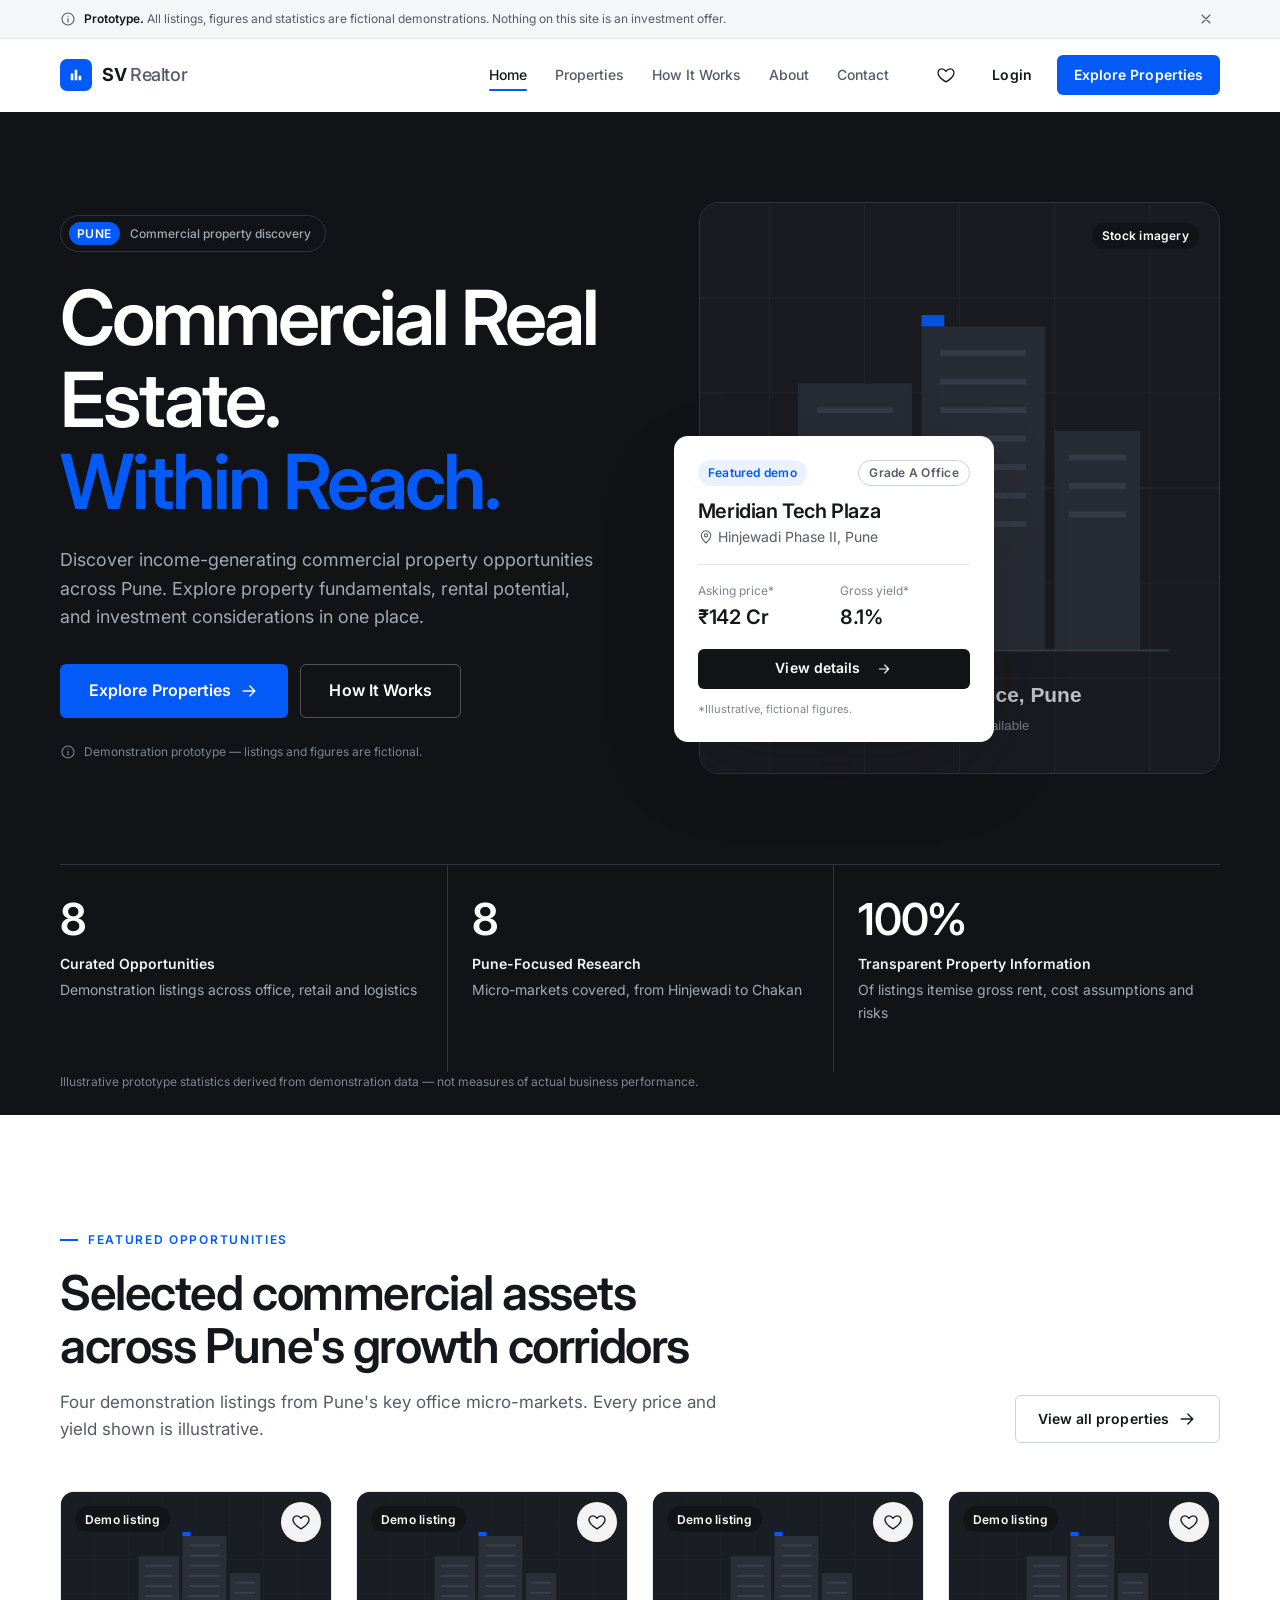
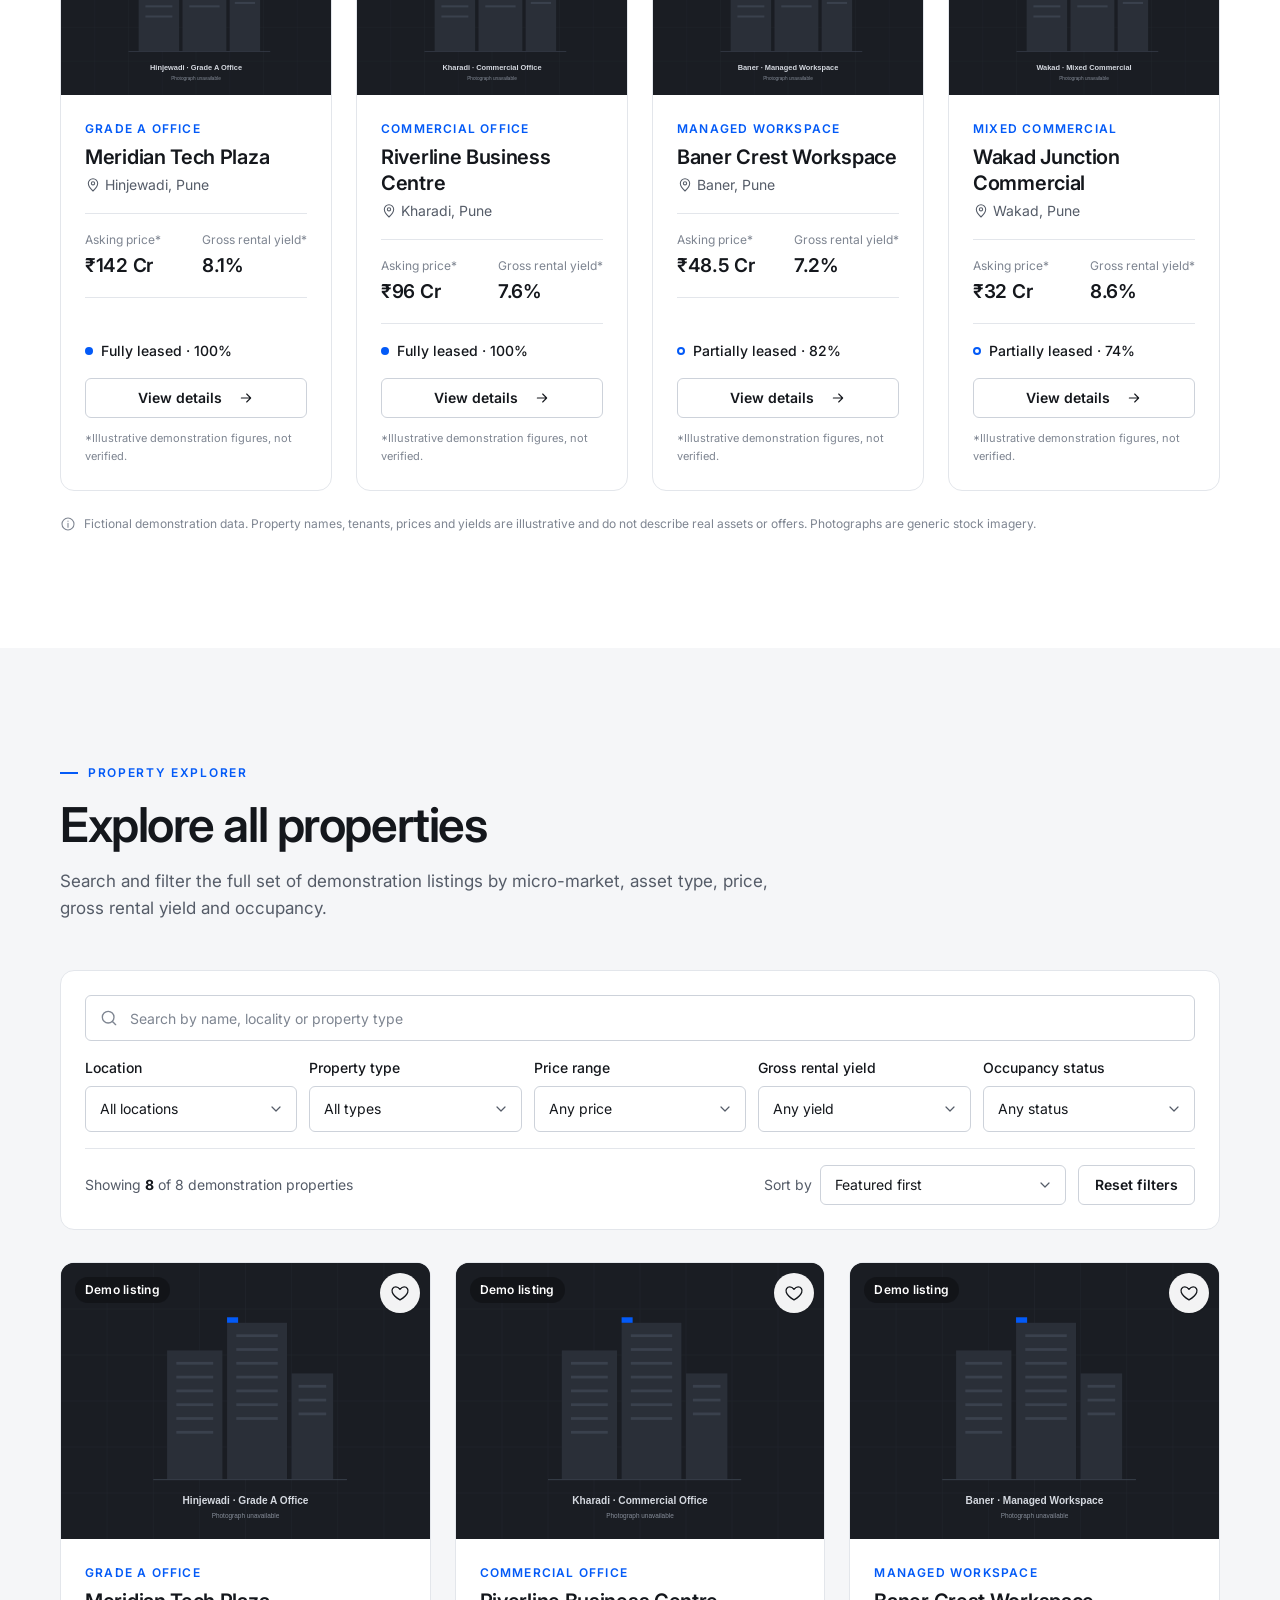
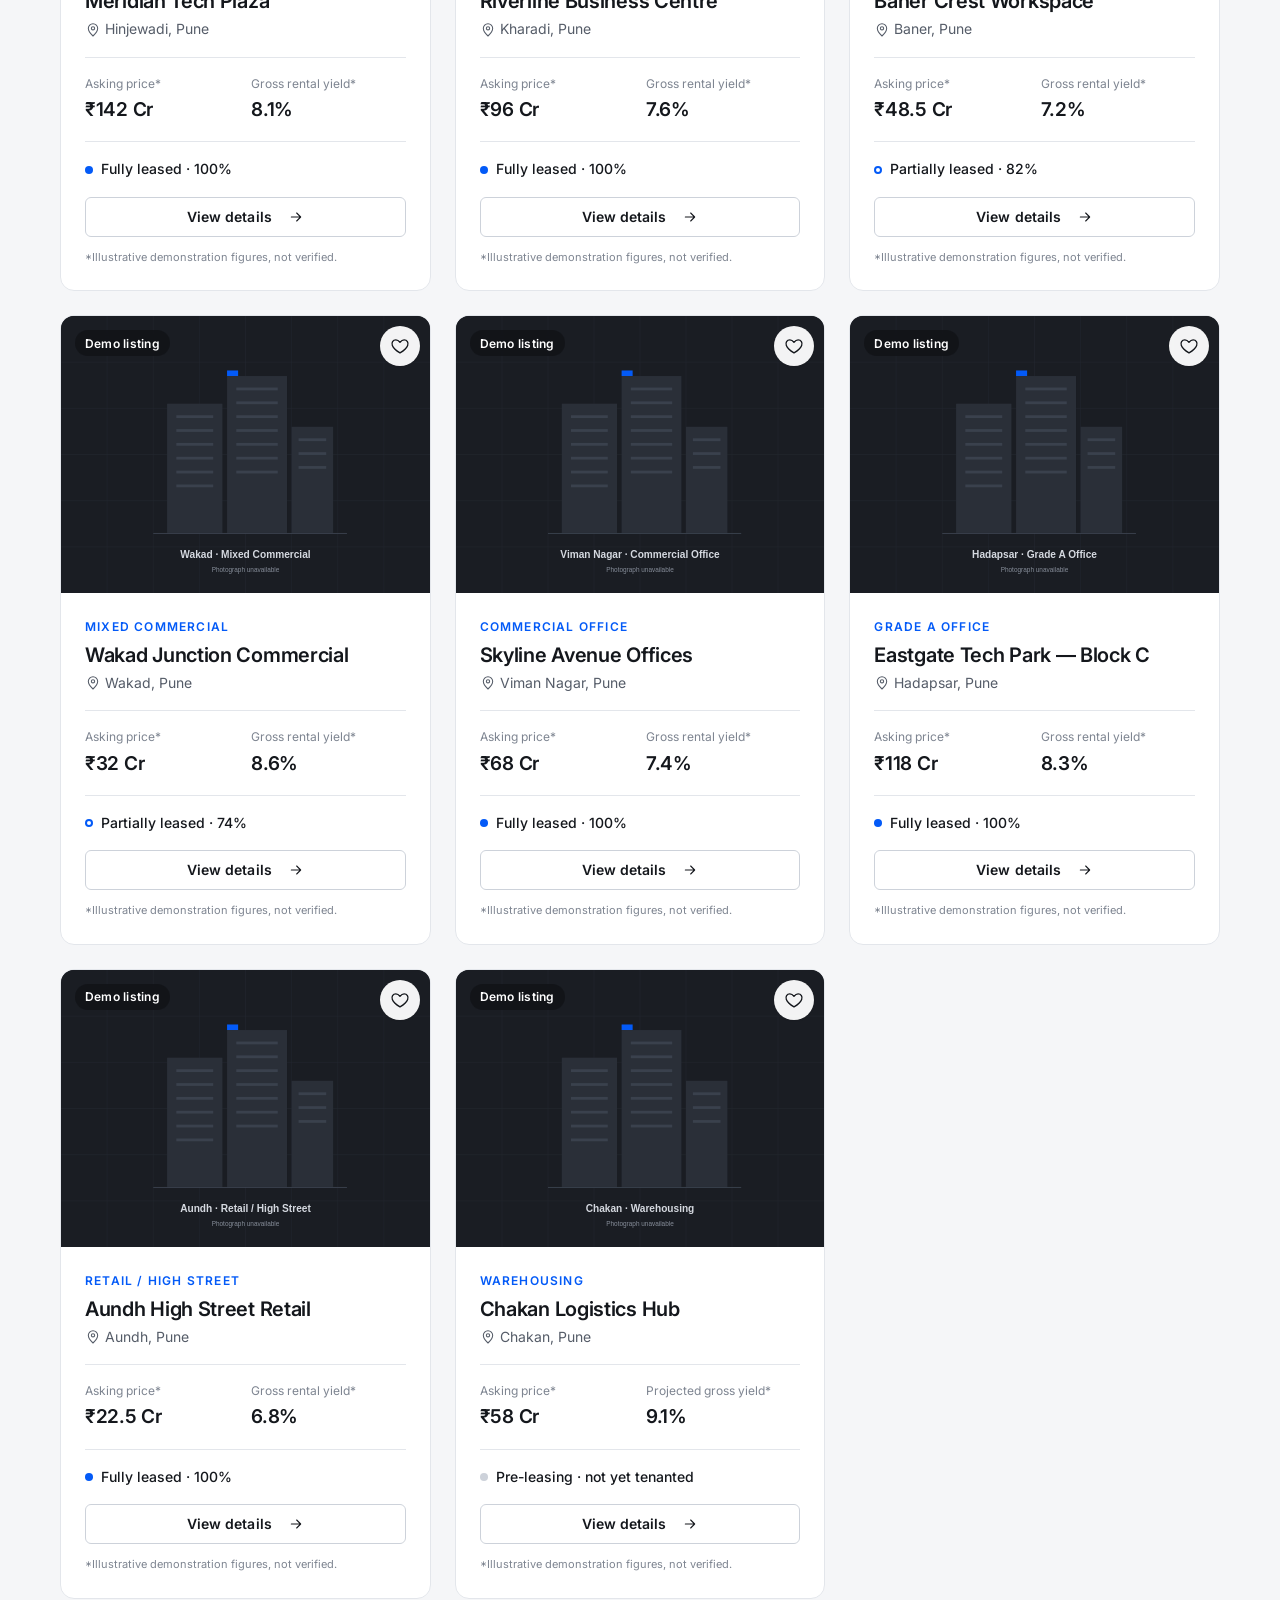
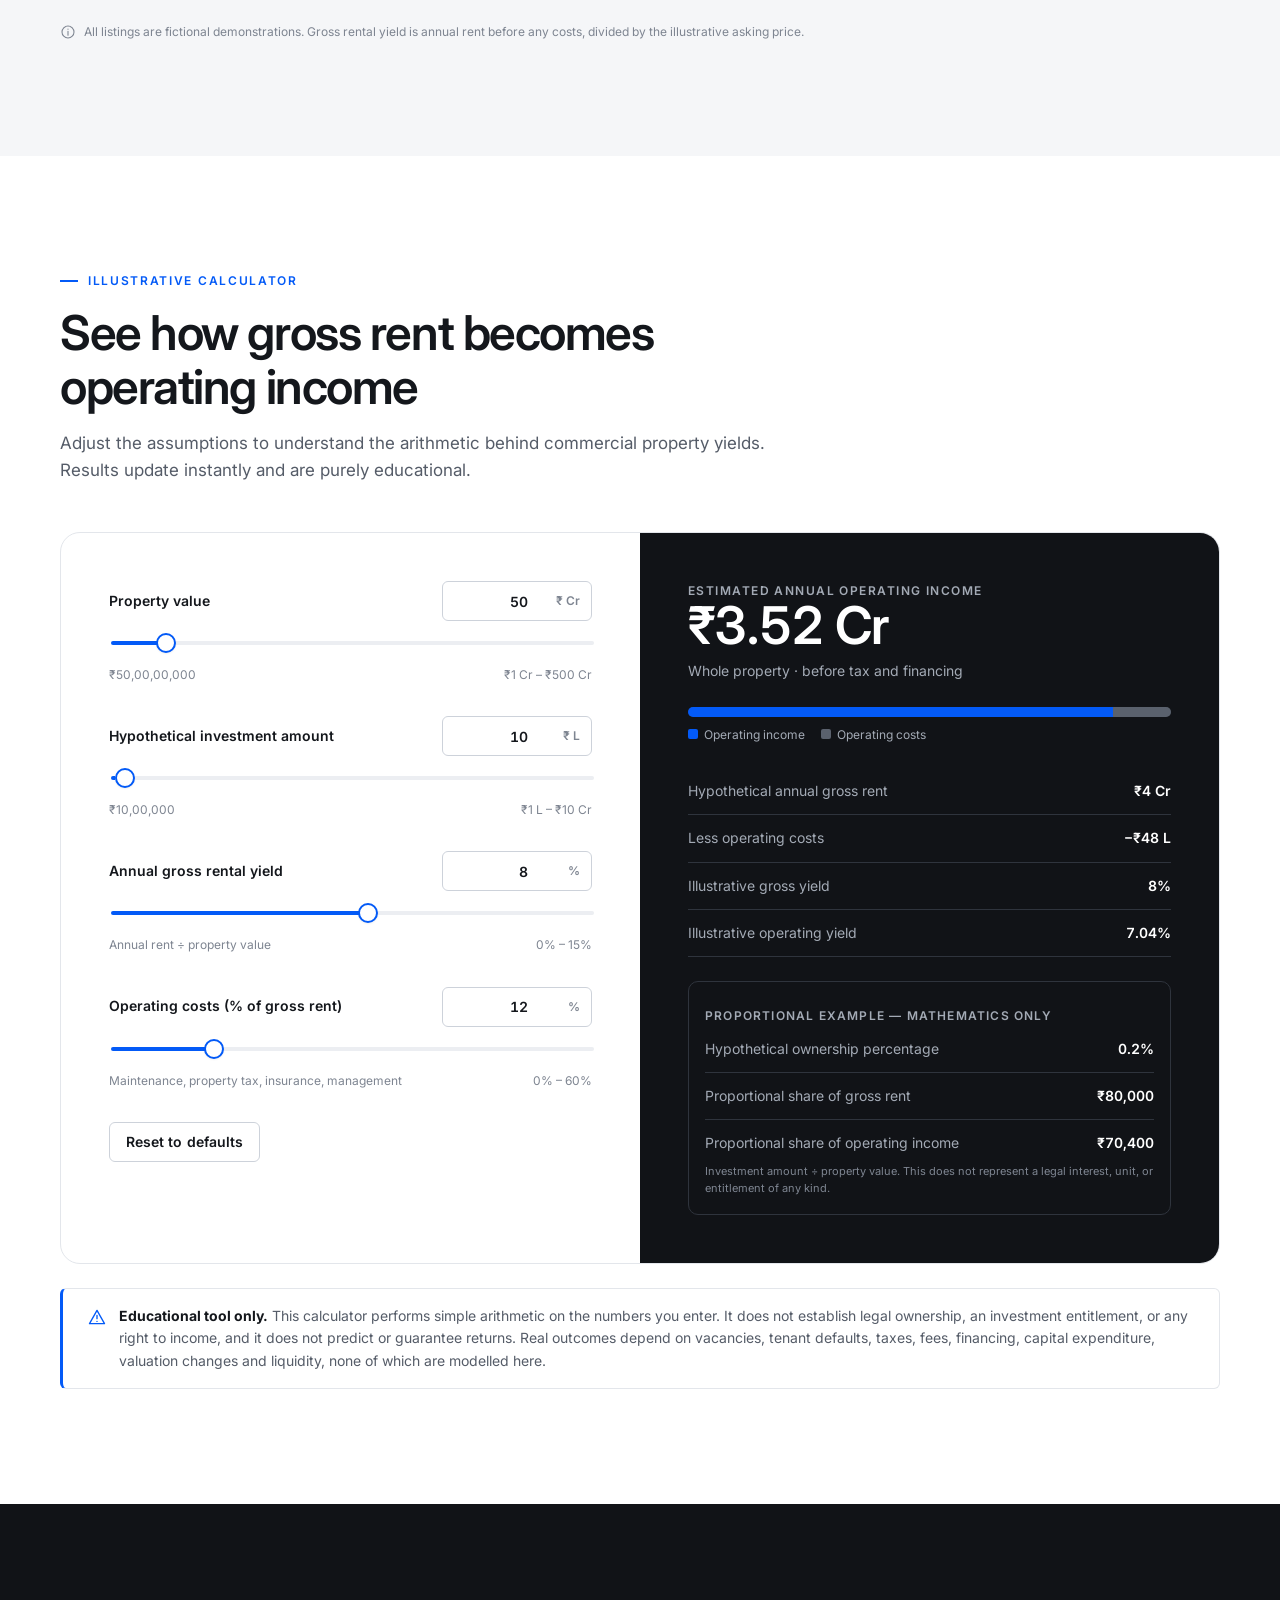
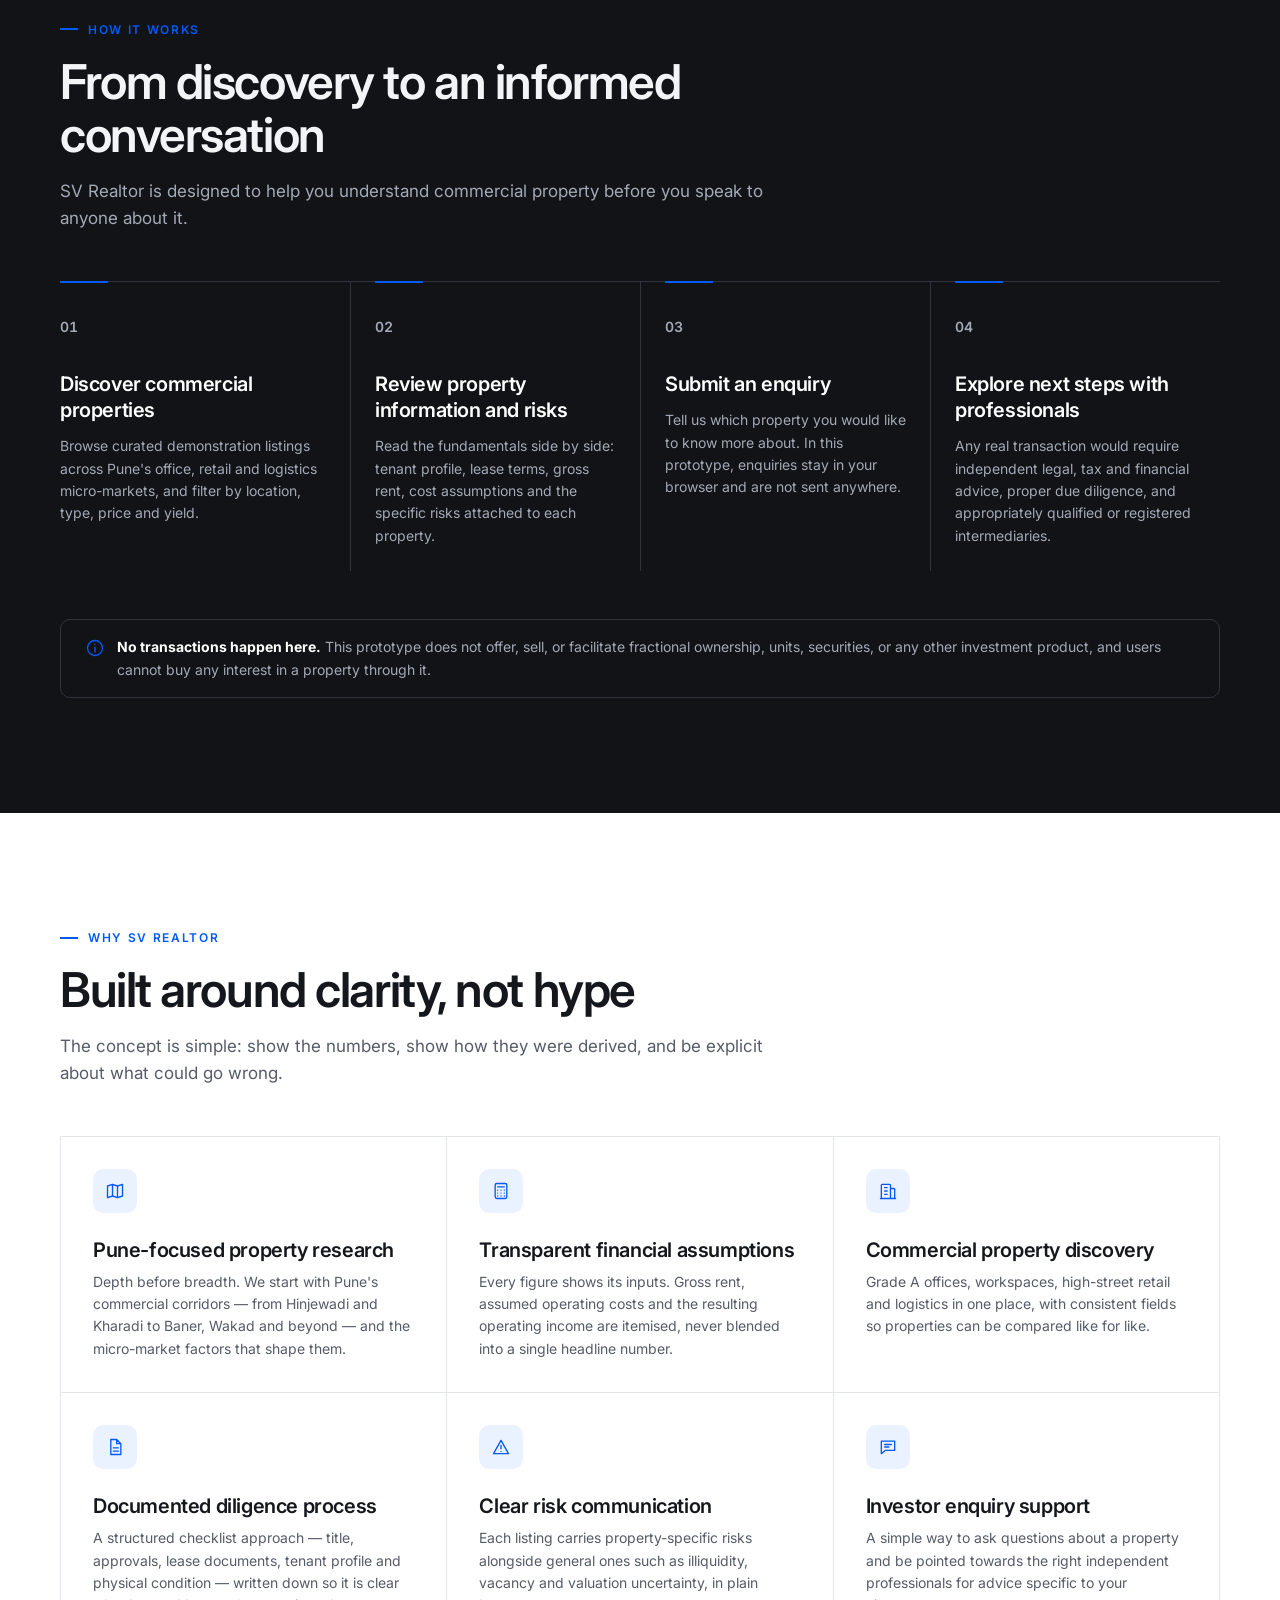
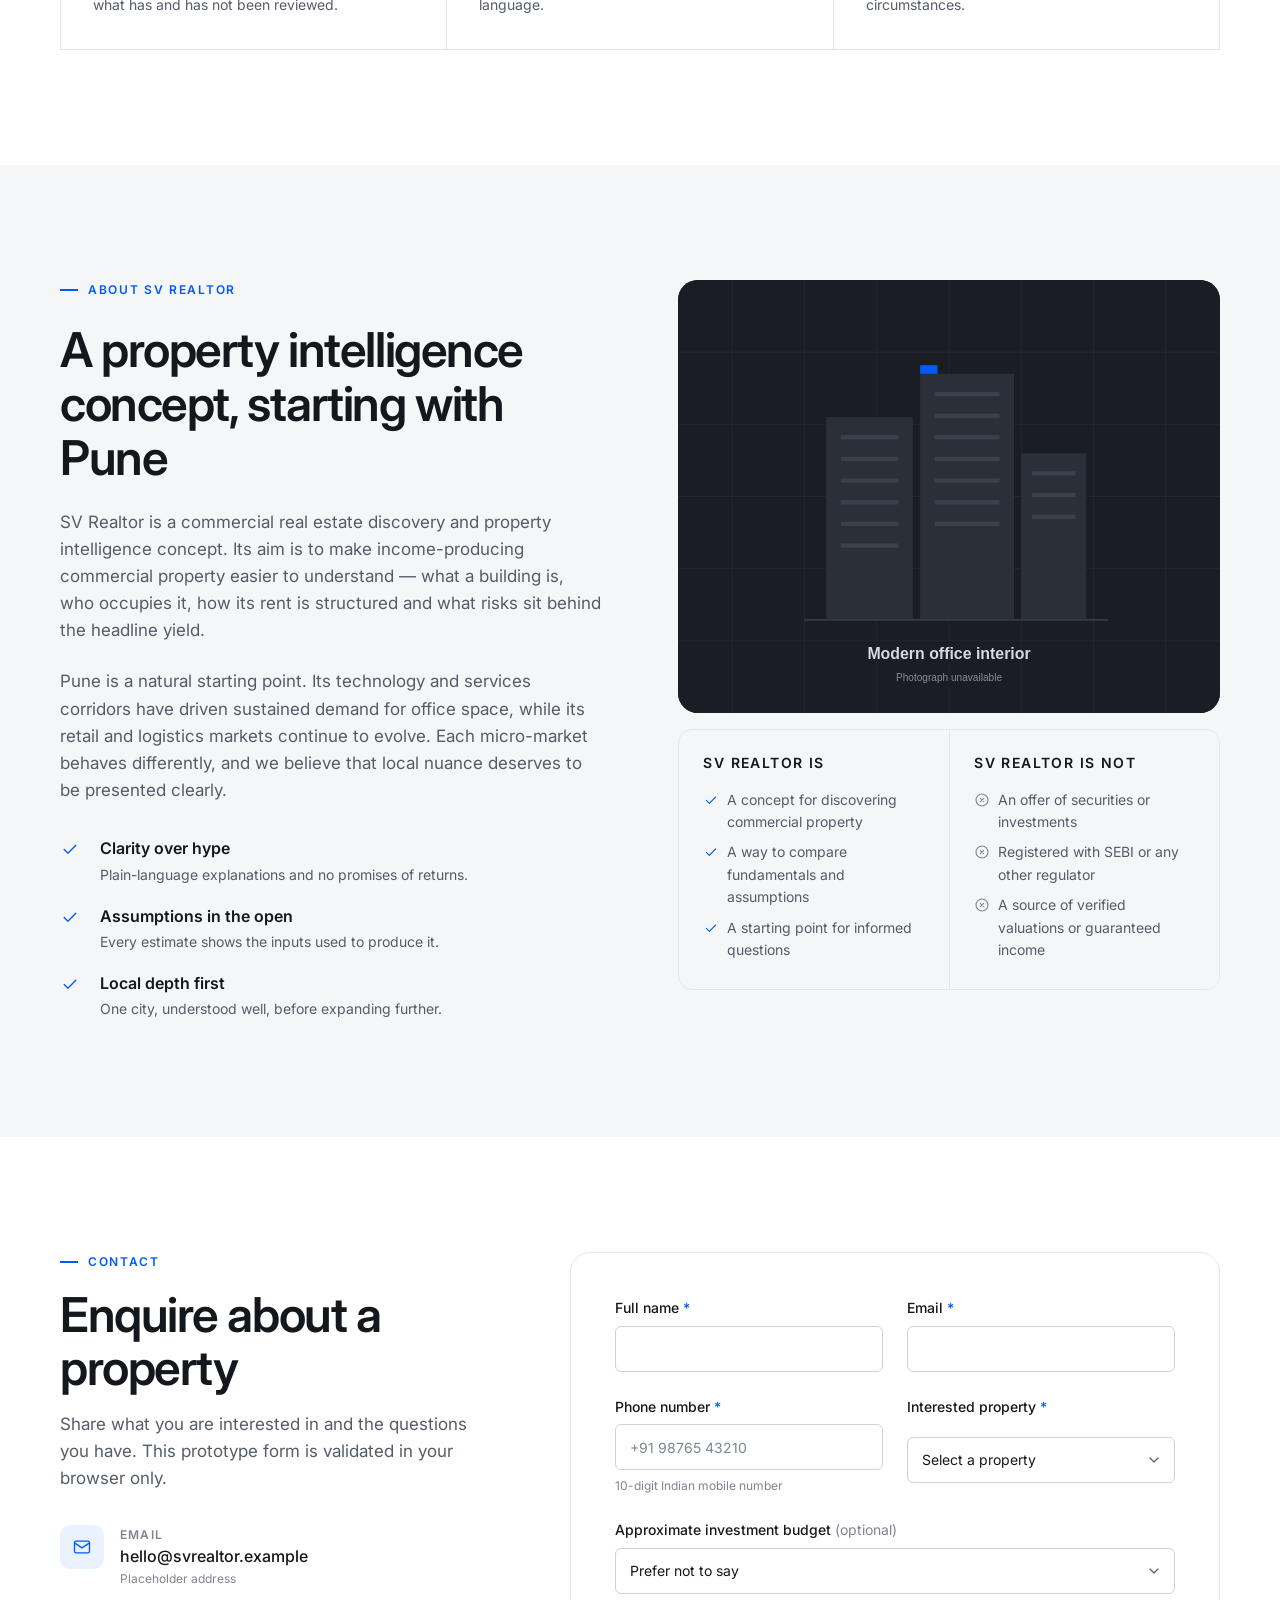
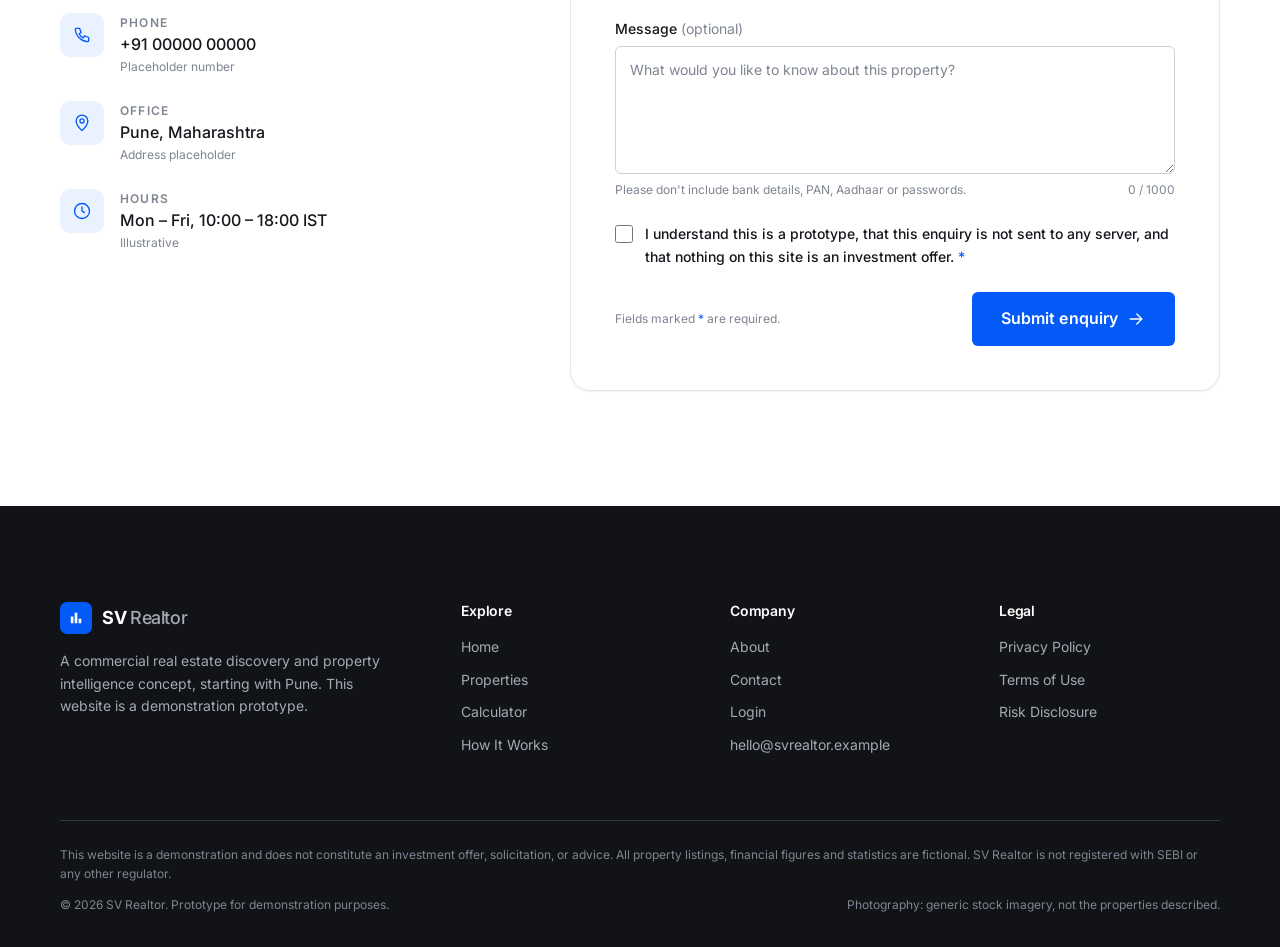
<file: sv-realtor/index.html>
<!DOCTYPE html>
<html lang="en-IN">
<head>
  <meta charset="utf-8">
  <meta name="viewport" content="width=device-width, initial-scale=1">
  <title>SV Realtor — Commercial Real Estate Opportunities in Pune (Prototype)</title>
  <meta name="description" content="SV Realtor is a prototype commercial real estate discovery platform focused on Pune. Explore demonstration listings, property fundamentals, rental assumptions and risks in one place.">
  <meta name="keywords" content="Pune commercial real estate, office space Pune, Hinjewadi, Kharadi, Baner, Wakad, rental yield, property research">
  <!-- Prototype with fictional listings: keep it out of search indexes. Remove for production. -->
  <meta name="robots" content="noindex, nofollow">
  <meta name="theme-color" content="#111317">
  <meta property="og:type" content="website">
  <meta property="og:locale" content="en_IN">
  <meta property="og:site_name" content="SV Realtor">
  <meta property="og:title" content="SV Realtor — Commercial Real Estate. Within Reach.">
  <meta property="og:description" content="Discover income-generating commercial property opportunities across Pune. Prototype with demonstration data.">
  <meta name="twitter:card" content="summary_large_image">
  <link rel="icon" href="data:image/svg+xml,%3Csvg xmlns='http://www.w3.org/2000/svg' viewBox='0 0 32 32'%3E%3Crect width='32' height='32' rx='7' fill='%23035AF7'/%3E%3Cpath d='M9 23V13h4v10M15 23V9h4v14M21 23v-7h3v7' fill='%23fff'/%3E%3C/svg%3E">
  <link rel="preconnect" href="https://fonts.googleapis.com">
  <link rel="preconnect" href="https://fonts.gstatic.com" crossorigin>
  <link href="https://fonts.googleapis.com/css2?family=Inter:wght@400;500;600;700&display=swap" rel="stylesheet">

  <script>
    /* ------------------------------------------------------------------
       Early boot: JS flag + image fallback (runs before any <img> loads)
       ------------------------------------------------------------------ */
    document.documentElement.classList.add('js');

    window.svPlaceholder = function (label) {
      var safe = String(label || 'SV Realtor').replace(/[&<>"']/g, function (c) {
        return { '&': '&amp;', '<': '&lt;', '>': '&gt;', '"': '&quot;', "'": '&#39;' }[c];
      });
      var svg =
        '<svg xmlns="http://www.w3.org/2000/svg" viewBox="0 0 800 600" preserveAspectRatio="xMidYMid slice">' +
        '<rect width="800" height="600" fill="#1A1D23"/>' +
        '<g stroke="#262A32" stroke-width="1">' +
        '<path d="M0 100H800M0 200H800M0 300H800M0 400H800M0 500H800M100 0V600M200 0V600M300 0V600M400 0V600M500 0V600M600 0V600M700 0V600"/></g>' +
        '<g fill="#2A2F38"><rect x="230" y="190" width="120" height="280"/><rect x="360" y="130" width="130" height="340"/><rect x="500" y="240" width="90" height="230"/></g>' +
        '<g fill="#3A414D">' +
        '<rect x="250" y="215" width="80" height="6"/><rect x="250" y="245" width="80" height="6"/><rect x="250" y="275" width="80" height="6"/><rect x="250" y="305" width="80" height="6"/><rect x="250" y="335" width="80" height="6"/><rect x="250" y="365" width="80" height="6"/>' +
        '<rect x="380" y="155" width="90" height="6"/><rect x="380" y="185" width="90" height="6"/><rect x="380" y="215" width="90" height="6"/><rect x="380" y="245" width="90" height="6"/><rect x="380" y="275" width="90" height="6"/><rect x="380" y="305" width="90" height="6"/><rect x="380" y="335" width="90" height="6"/>' +
        '<rect x="515" y="265" width="60" height="6"/><rect x="515" y="295" width="60" height="6"/><rect x="515" y="325" width="60" height="6"/></g>' +
        '<rect x="200" y="470" width="420" height="2" fill="#3A414D"/>' +
        '<rect x="360" y="118" width="24" height="12" fill="#035AF7"/>' +
        '<text x="400" y="525" text-anchor="middle" font-family="Inter,Segoe UI,Arial,sans-serif" font-size="22" font-weight="600" fill="#D5D9E0">' + safe + '</text>' +
        '<text x="400" y="555" text-anchor="middle" font-family="Inter,Segoe UI,Arial,sans-serif" font-size="14" fill="#868D99">Photograph unavailable</text>' +
        '</svg>';
      return 'data:image/svg+xml;charset=utf-8,' + encodeURIComponent(svg);
    };

    window.addEventListener('error', function (e) {
      var t = e.target;
      if (t && t.tagName === 'IMG' && !t.getAttribute('data-fallback-applied')) {
        t.setAttribute('data-fallback-applied', '1');
        t.classList.add('is-fallback');
        t.src = window.svPlaceholder(t.getAttribute('data-label') || 'SV Realtor');
      }
    }, true);
  </script>

  <style>
    /* ==================================================================
       1. DESIGN TOKENS
       ================================================================== */
    :root {
      /* Colour */
      --c-ink: #111317;
      --c-ink-2: #1A1D23;
      --c-ink-3: #252931;
      --c-ink-line: #2F343D;
      --c-text: #14171C;
      --c-muted: #555C68;
      --c-subtle: #7E8591;
      --c-line: #E3E6EB;
      --c-line-strong: #CDD2DA;
      --c-bg: #FFFFFF;
      --c-soft: #F5F6F8;
      --c-soft-2: #ECEEF2;
      --c-accent: #035AF7;
      --c-accent-hover: #0047D1;
      --c-accent-tint: #EBF2FF;
      --c-on-dark: #F3F4F6;
      --c-on-dark-muted: #A3AAB5;
      --c-error: #B42318;
      --c-error-tint: #FEF3F2;

      /* Typography */
      --font-sans: "Inter", system-ui, -apple-system, "Segoe UI", Roboto, "Helvetica Neue", Arial, sans-serif;
      --fs-xs: .75rem;
      --fs-sm: .875rem;
      --fs-base: 1rem;
      --fs-md: 1.0625rem;
      --fs-lg: 1.25rem;
      --fs-xl: 1.5rem;
      --fs-2xl: clamp(1.625rem, 2.6vw, 2.125rem);
      --fs-3xl: clamp(2rem, 4vw, 3rem);
      --fs-hero: clamp(2.6rem, 6vw, 4.75rem);
      --lh-tight: 1.08;
      --lh-snug: 1.3;
      --lh-body: 1.6;

      /* Spacing */
      --sp-1: 4px;
      --sp-2: 8px;
      --sp-3: 12px;
      --sp-4: 16px;
      --sp-5: 24px;
      --sp-6: 32px;
      --sp-7: 48px;
      --sp-8: 64px;
      --sp-9: 96px;
      --section-y: clamp(72px, 9vw, 128px);
      --gutter: clamp(16px, 4vw, 40px);
      --container: 1240px;

      /* Radius */
      --r-xs: 4px;
      --r-sm: 6px;
      --r-md: 10px;
      --r-lg: 14px;
      --r-xl: 20px;
      --r-pill: 999px;

      /* Elevation & motion */
      --shadow-sm: 0 1px 2px rgba(17, 19, 23, .06);
      --shadow-md: 0 10px 30px -12px rgba(17, 19, 23, .18);
      --shadow-lg: 0 30px 80px -24px rgba(17, 19, 23, .45);
      --ease: cubic-bezier(.2, .7, .2, 1);
      --dur: .22s;
      --header-h: 72px;
    }

    /* ==================================================================
       2. BASE
       ================================================================== */
    *, *::before, *::after { box-sizing: border-box; }
    html {
      -webkit-text-size-adjust: 100%;
      scroll-behavior: smooth;
      scroll-padding-top: calc(var(--header-h) + 16px);
    }
    body {
      margin: 0;
      font-family: var(--font-sans);
      font-size: var(--fs-base);
      line-height: var(--lh-body);
      color: var(--c-text);
      background: var(--c-bg);
      -webkit-font-smoothing: antialiased;
      text-rendering: optimizeLegibility;
    }
    body.modal-open { overflow: hidden; }
    img { max-width: 100%; display: block; }
    h1, h2, h3, h4, p, ul, ol, dl, dd, figure { margin: 0; }
    ul, ol { padding: 0; list-style: none; }
    h1, h2, h3, h4 { font-weight: 600; letter-spacing: -0.02em; line-height: var(--lh-snug); }
    a { color: inherit; text-decoration: none; }
    button, input, select, textarea { font: inherit; color: inherit; }
    button { cursor: pointer; background: none; border: 0; padding: 0; }
    [hidden] { display: none !important; }
    :focus-visible { outline: 2px solid var(--c-accent); outline-offset: 3px; border-radius: 2px; }
    [tabindex="-1"]:focus { outline: none; }
    ::selection { background: var(--c-accent); color: #fff; }

    .container { width: 100%; max-width: var(--container); margin-inline: auto; padding-inline: var(--gutter); }
    .visually-hidden {
      position: absolute !important; width: 1px; height: 1px; padding: 0; margin: -1px;
      overflow: hidden; clip: rect(0 0 0 0); white-space: nowrap; border: 0;
    }
    .skip-link {
      position: absolute; left: 16px; top: -60px; z-index: 200;
      background: var(--c-accent); color: #fff; padding: 10px 16px; border-radius: var(--r-sm);
      font-weight: 600; transition: top var(--dur) var(--ease);
    }
    .skip-link:focus { top: 12px; }

    .icon {
      width: 20px; height: 20px; flex: none;
      fill: none; stroke: currentColor; stroke-width: 1.6;
      stroke-linecap: round; stroke-linejoin: round;
    }
    .icon--sm { width: 16px; height: 16px; }
    .icon--lg { width: 24px; height: 24px; }

    /* ==================================================================
       3. BUTTONS, TAGS, SHARED UI
       ================================================================== */
    .btn {
      --btn-h: 48px;
      display: inline-flex; align-items: center; justify-content: center; gap: var(--sp-2);
      height: var(--btn-h); padding: 0 22px;
      border-radius: var(--r-sm); border: 1px solid transparent;
      font-size: var(--fs-sm); font-weight: 600; letter-spacing: .005em; white-space: nowrap;
      transition: background-color var(--dur) var(--ease), color var(--dur) var(--ease),
                  border-color var(--dur) var(--ease), transform var(--dur) var(--ease);
    }
    .btn:active { transform: translateY(1px); }
    .btn--sm { --btn-h: 40px; padding: 0 16px; }
    .btn--lg { --btn-h: 54px; padding: 0 28px; font-size: var(--fs-base); }
    .btn--block { width: 100%; }
    .btn--primary { background: var(--c-accent); color: #fff; }
    .btn--primary:hover { background: var(--c-accent-hover); }
    .btn--dark { background: var(--c-ink); color: #fff; }
    .btn--dark:hover { background: var(--c-ink-3); }
    .btn--outline { border-color: var(--c-line-strong); color: var(--c-text); background: var(--c-bg); }
    .btn--outline:hover { border-color: var(--c-text); }
    .btn--ghost { color: var(--c-text); }
    .btn--ghost:hover { background: var(--c-soft); }
    .btn--outline-light { border-color: rgba(255, 255, 255, .28); color: #fff; }
    .btn--outline-light:hover { border-color: #fff; background: rgba(255, 255, 255, .06); }
    .btn .icon { transition: transform var(--dur) var(--ease); }
    .btn:hover .icon--arrow { transform: translateX(3px); }

    .link-btn {
      color: var(--c-accent); font-weight: 600; font-size: var(--fs-sm);
      display: inline-flex; align-items: center; gap: 6px;
    }
    .link-btn:hover { text-decoration: underline; text-underline-offset: 3px; }

    .tag {
      display: inline-flex; align-items: center; gap: 6px;
      height: 26px; padding: 0 10px; border-radius: var(--r-pill);
      font-size: var(--fs-xs); font-weight: 600; letter-spacing: .02em;
    }
    .tag--demo { background: rgba(17, 19, 23, .78); color: #fff; backdrop-filter: blur(4px); }
    .tag--outline { border: 1px solid var(--c-line-strong); color: var(--c-muted); }
    .tag--accent { background: var(--c-accent-tint); color: var(--c-accent); }

    .eyebrow {
      display: inline-flex; align-items: center; gap: 10px;
      font-size: var(--fs-xs); font-weight: 600; letter-spacing: .14em; text-transform: uppercase;
      color: var(--c-accent);
    }
    .eyebrow::before { content: ""; width: 18px; height: 2px; background: currentColor; }

    .section { padding-block: var(--section-y); }
    .section--soft { background: var(--c-soft); }
    .section--dark { background: var(--c-ink); color: var(--c-on-dark); }
    .section-head { display: grid; gap: var(--sp-4); max-width: 720px; margin-bottom: var(--sp-7); }
    .section-head h2 { font-size: var(--fs-3xl); line-height: 1.12; letter-spacing: -0.03em; }
    .section-head p { color: var(--c-muted); font-size: var(--fs-md); }
    .section--dark .section-head p { color: var(--c-on-dark-muted); }
    .section-head--split {
      max-width: none; grid-template-columns: minmax(0, 1fr) auto; align-items: end; gap: var(--sp-5);
    }
    .section-head--split > div { display: grid; gap: var(--sp-4); max-width: 680px; }

    .demo-note {
      display: flex; align-items: flex-start; gap: var(--sp-2);
      font-size: var(--fs-xs); color: var(--c-subtle); line-height: 1.5;
    }
    .demo-note .icon { width: 16px; height: 16px; margin-top: 1px; }

    /* Reveal-on-scroll (only when JS is running) */
    .js .reveal { opacity: 0; transform: translateY(18px); transition: opacity .6s var(--ease), transform .6s var(--ease); }
    .js .reveal.is-visible { opacity: 1; transform: none; }

    /* ==================================================================
       4. DEMO BANNER + HEADER / NAVIGATION
       ================================================================== */
    .demo-banner {
      background: var(--c-soft); border-bottom: 1px solid var(--c-line);
      font-size: var(--fs-xs); color: var(--c-muted);
    }
    .demo-banner .container { display: flex; align-items: center; justify-content: space-between; gap: var(--sp-3); min-height: 38px; }
    .demo-banner p { display: flex; align-items: center; gap: 8px; }
    .demo-banner strong { color: var(--c-text); font-weight: 600; }
    .demo-banner button {
      width: 28px; height: 28px; border-radius: var(--r-xs); display: grid; place-items: center; color: var(--c-muted); flex: none;
    }
    .demo-banner button:hover { background: var(--c-soft-2); color: var(--c-text); }

    .site-header {
      position: sticky; top: 0; z-index: 50;
      background: rgba(255, 255, 255, .96); backdrop-filter: saturate(1.4) blur(10px);
      border-bottom: 1px solid transparent;
      transition: border-color var(--dur) var(--ease), box-shadow var(--dur) var(--ease);
    }
    .site-header.is-scrolled { border-color: var(--c-line); box-shadow: var(--shadow-sm); }
    .header-inner { display: flex; align-items: center; gap: var(--sp-5); height: var(--header-h); }

    .logo { display: inline-flex; align-items: center; gap: 10px; font-weight: 700; font-size: 1.125rem; letter-spacing: -0.02em; color: var(--c-text); }
    .logo__mark { width: 32px; height: 32px; border-radius: 7px; background: var(--c-accent); display: grid; place-items: center; flex: none; }
    .logo__mark svg { width: 18px; height: 18px; fill: #fff; }
    .logo__text span { color: var(--c-muted); font-weight: 500; }
    .logo--light { color: #fff; }
    .logo--light .logo__text span { color: var(--c-on-dark-muted); }

    .primary-nav { margin-left: auto; }
    .primary-nav ul { display: flex; align-items: center; gap: 4px; }
    .nav-link {
      display: inline-flex; align-items: center; height: 40px; padding: 0 12px; border-radius: var(--r-sm);
      font-size: var(--fs-sm); font-weight: 500; color: var(--c-muted);
      transition: color var(--dur) var(--ease), background-color var(--dur) var(--ease);
      position: relative;
    }
    .nav-link:hover { color: var(--c-text); background: var(--c-soft); }
    .nav-link.is-active { color: var(--c-text); }
    .nav-link.is-active::after {
      content: ""; position: absolute; left: 12px; right: 12px; bottom: 4px; height: 2px; background: var(--c-accent); border-radius: 2px;
    }
    .header-actions { display: flex; align-items: center; gap: var(--sp-2); }
    .icon-btn {
      position: relative; width: 42px; height: 42px; border-radius: var(--r-sm);
      display: grid; place-items: center; color: var(--c-text);
      transition: background-color var(--dur) var(--ease);
    }
    .icon-btn:hover { background: var(--c-soft); }
    .count-badge {
      position: absolute; top: 4px; right: 3px; min-width: 18px; height: 18px; padding: 0 5px;
      border-radius: var(--r-pill); background: var(--c-accent); color: #fff;
      font-size: 11px; font-weight: 700; line-height: 18px; text-align: center;
      transform: scale(1); transition: transform var(--dur) var(--ease);
    }
    .count-badge.is-empty { transform: scale(0); }
    .count-badge.bump { animation: bump .35s var(--ease); }
    @keyframes bump { 50% { transform: scale(1.3); } }
    .menu-toggle { display: none; }

    .mobile-menu {
      display: none;
      border-top: 1px solid var(--c-line); background: var(--c-bg);
      padding: var(--sp-3) var(--gutter) var(--sp-5);
    }
    .mobile-menu.is-open { display: block; animation: drop .22s var(--ease); }
    @keyframes drop { from { opacity: 0; transform: translateY(-6px); } }
    .mobile-menu ul { display: grid; gap: 2px; margin-bottom: var(--sp-4); }
    .mobile-menu .nav-link { width: 100%; height: 48px; font-size: var(--fs-base); }
    .mobile-menu .nav-link.is-active::after { display: none; }
    .mobile-menu .nav-link.is-active { background: var(--c-soft); }
    .mobile-menu__actions { display: grid; grid-template-columns: 1fr 1fr; gap: var(--sp-2); }

    /* ==================================================================
       5. HERO
       ================================================================== */
    .hero { background: var(--c-ink); color: var(--c-on-dark); padding-top: clamp(48px, 7vw, 96px); overflow: hidden; }
    .hero__grid { display: grid; grid-template-columns: minmax(0, 1.05fr) minmax(0, .95fr); gap: clamp(32px, 5vw, 72px); align-items: center; }
    .hero__kicker {
      display: inline-flex; align-items: center; gap: 10px; padding: 6px 14px 6px 8px;
      border: 1px solid var(--c-ink-line); border-radius: var(--r-pill);
      font-size: var(--fs-xs); font-weight: 500; color: var(--c-on-dark-muted); margin-bottom: var(--sp-5);
    }
    .hero__kicker b { background: var(--c-accent); color: #fff; padding: 2px 8px; border-radius: var(--r-pill); font-weight: 600; letter-spacing: .04em; }
    .hero h1 { font-size: var(--fs-hero); line-height: var(--lh-tight); letter-spacing: -0.04em; font-weight: 600; color: #fff; }
    .hero h1 span { color: var(--c-accent); display: block; }
    .hero__lead { margin-top: var(--sp-5); font-size: clamp(1.0625rem, 1.4vw, 1.1875rem); color: var(--c-on-dark-muted); max-width: 540px; }
    .hero__ctas { display: flex; flex-wrap: wrap; gap: var(--sp-3); margin-top: var(--sp-6); }
    .hero__disclaimer { margin-top: var(--sp-5); font-size: var(--fs-xs); color: var(--c-subtle); display: flex; gap: 8px; align-items: center; }

    .hero__visual { position: relative; }
    .hero__image {
      position: relative; aspect-ratio: 4 / 4.4; border-radius: var(--r-xl); overflow: hidden;
      background: var(--c-ink-2); border: 1px solid var(--c-ink-line);
    }
    .hero__image img { width: 100%; height: 100%; object-fit: cover; }
    .hero__image::after { content: ""; position: absolute; inset: 0; background: rgba(17, 19, 23, .12); pointer-events: none; }
    .hero__card {
      position: absolute; left: clamp(-32px, -2vw, -12px); bottom: 32px; z-index: 2;
      width: min(320px, 82%); background: var(--c-bg); color: var(--c-text);
      border-radius: var(--r-lg); padding: var(--sp-5); box-shadow: var(--shadow-lg);
    }
    .hero__card-top { display: flex; justify-content: space-between; align-items: center; margin-bottom: var(--sp-3); }
    .hero__card h3 { font-size: var(--fs-lg); }
    .hero__card p.loc { font-size: var(--fs-sm); color: var(--c-muted); display: flex; align-items: center; gap: 4px; margin-top: 2px; }
    .hero__card dl { display: grid; grid-template-columns: 1fr 1fr; gap: var(--sp-3); margin: var(--sp-4) 0; padding-top: var(--sp-4); border-top: 1px solid var(--c-line); }
    .hero__card dt { font-size: var(--fs-xs); color: var(--c-subtle); }
    .hero__card dd { font-weight: 600; font-size: var(--fs-lg); letter-spacing: -0.01em; }
    .hero__tag { position: absolute; top: 20px; right: 20px; z-index: 2; }

    .hero__stats {
      display: grid; grid-template-columns: repeat(3, 1fr);
      margin-top: clamp(48px, 7vw, 96px); border-top: 1px solid var(--c-ink-line);
    }
    .stat { padding: var(--sp-6) var(--sp-5) var(--sp-7) 0; }
    .stat + .stat { padding-left: var(--sp-5); border-left: 1px solid var(--c-ink-line); }
    .stat__value { font-size: clamp(2rem, 3.6vw, 2.75rem); font-weight: 600; letter-spacing: -0.03em; color: #fff; line-height: 1; }
    .stat__label { margin-top: var(--sp-3); font-weight: 600; color: var(--c-on-dark); font-size: var(--fs-sm); }
    .stat__desc { margin-top: 4px; font-size: var(--fs-sm); color: var(--c-on-dark-muted); }
    .hero__stats-note { grid-column: 1 / -1; padding-bottom: var(--sp-5); font-size: var(--fs-xs); color: var(--c-subtle); }

    /* ==================================================================
       6. PROPERTY CARDS
       ================================================================== */
    .grid { display: grid; gap: var(--sp-5); }
    .grid--4 { grid-template-columns: repeat(4, minmax(0, 1fr)); }
    .grid--3 { grid-template-columns: repeat(3, minmax(0, 1fr)); }

    .card {
      display: flex; flex-direction: column; background: var(--c-bg);
      border: 1px solid var(--c-line); border-radius: var(--r-lg); overflow: hidden;
      transition: border-color var(--dur) var(--ease), box-shadow var(--dur) var(--ease), transform var(--dur) var(--ease);
    }
    .card:hover { border-color: var(--c-line-strong); box-shadow: var(--shadow-md); transform: translateY(-2px); }
    .card.is-entering { animation: cardIn .4s var(--ease) both; }
    @keyframes cardIn { from { opacity: 0; transform: translateY(10px); } }
    .card__media { position: relative; aspect-ratio: 4 / 3; background: var(--c-ink-2); overflow: hidden; }
    .card__media img { width: 100%; height: 100%; object-fit: cover; transition: transform .7s var(--ease); }
    .card:hover .card__media img { transform: scale(1.035); }
    .card__media .tag { position: absolute; top: 14px; left: 14px; }
    .watch-btn {
      position: absolute; top: 10px; right: 10px;
      width: 40px; height: 40px; border-radius: 50%; display: grid; place-items: center;
      background: rgba(255, 255, 255, .95); color: var(--c-text); box-shadow: var(--shadow-sm);
      transition: transform var(--dur) var(--ease), color var(--dur) var(--ease);
    }
    .watch-btn:hover { transform: scale(1.06); }
    .watch-btn[aria-pressed="true"] { color: var(--c-accent); }
    .watch-btn[aria-pressed="true"] .icon { fill: currentColor; }
    .watch-btn.pop .icon { animation: bump .35s var(--ease); }

    .card__body { display: flex; flex-direction: column; flex: 1; padding: var(--sp-5); }
    .card__type { font-size: var(--fs-xs); font-weight: 600; letter-spacing: .1em; text-transform: uppercase; color: var(--c-accent); }
    .card__title { font-size: var(--fs-lg); margin-top: 6px; letter-spacing: -0.015em; }
    .card__loc { display: flex; align-items: center; gap: 4px; margin-top: 4px; color: var(--c-muted); font-size: var(--fs-sm); }
    .card__metrics {
      display: grid; grid-template-columns: 1fr 1fr; gap: var(--sp-3);
      margin-top: var(--sp-4); padding-block: var(--sp-4); border-block: 1px solid var(--c-line);
    }
    .card__metrics dt { font-size: var(--fs-xs); color: var(--c-subtle); }
    .card__metrics dd { font-size: 1.1875rem; font-weight: 600; letter-spacing: -0.015em; margin-top: 2px; }
    .card__footer { display: flex; flex-direction: column; gap: var(--sp-4); margin-top: auto; padding-top: var(--sp-4); }
    .card__note { font-size: 11px; color: var(--c-subtle); margin-top: var(--sp-3); }

    .occ { display: inline-flex; align-items: center; gap: 8px; font-size: var(--fs-sm); font-weight: 500; color: var(--c-text); }
    .occ__dot { width: 8px; height: 8px; border-radius: 50%; background: var(--c-accent); flex: none; }
    .occ--partial .occ__dot { background: transparent; border: 2px solid var(--c-accent); }
    .occ--pre .occ__dot { background: var(--c-line-strong); }
    .occ--na .occ__dot { background: var(--c-line-strong); }

    /* ==================================================================
       7. FILTERS
       ================================================================== */
    .filters {
      background: var(--c-bg); border: 1px solid var(--c-line); border-radius: var(--r-lg);
      padding: var(--sp-5); margin-bottom: var(--sp-6);
    }
    .filters__top { display: flex; gap: var(--sp-3); }
    .search { position: relative; flex: 1; }
    .search .icon { position: absolute; left: 14px; top: 50%; transform: translateY(-50%); color: var(--c-subtle); pointer-events: none; }
    .search input { padding-left: 44px; }
    .filters__toggle { display: none; }
    .filters__panel { display: grid; grid-template-columns: repeat(5, minmax(0, 1fr)); gap: var(--sp-3); margin-top: var(--sp-4); }
    .filters__bar {
      display: flex; flex-wrap: wrap; align-items: center; justify-content: space-between; gap: var(--sp-3);
      margin-top: var(--sp-4); padding-top: var(--sp-4); border-top: 1px solid var(--c-line);
    }
    .result-count { font-size: var(--fs-sm); color: var(--c-muted); }
    .result-count strong { color: var(--c-text); }
    .filters__bar-right { display: flex; align-items: center; gap: var(--sp-3); }
    .sort { display: flex; align-items: center; gap: var(--sp-2); }
    .sort label { font-size: var(--fs-sm); color: var(--c-muted); white-space: nowrap; }
    .sort select { width: auto; min-width: 210px; height: 40px; }

    .empty-state {
      grid-column: 1 / -1; text-align: center; padding: var(--sp-8) var(--sp-5);
      border: 1px dashed var(--c-line-strong); border-radius: var(--r-lg); background: var(--c-bg);
    }
    .empty-state h3 { font-size: var(--fs-lg); }
    .empty-state p { color: var(--c-muted); margin: var(--sp-2) auto var(--sp-5); max-width: 420px; }

    /* ==================================================================
       8. FORMS
       ================================================================== */
    .field { display: grid; gap: 6px; }
    .field > label, .field-label { font-size: var(--fs-sm); font-weight: 500; color: var(--c-text); }
    .field .req { color: var(--c-accent); }
    .input, .select, .textarea {
      width: 100%; height: 46px; padding: 0 14px;
      background: var(--c-bg); border: 1px solid var(--c-line-strong); border-radius: var(--r-sm);
      font-size: var(--fs-sm); color: var(--c-text);
      transition: border-color var(--dur) var(--ease), box-shadow var(--dur) var(--ease);
    }
    .input::placeholder, .textarea::placeholder { color: var(--c-subtle); }
    .input:hover, .select:hover, .textarea:hover { border-color: var(--c-subtle); }
    .input:focus, .select:focus, .textarea:focus { outline: none; border-color: var(--c-accent); box-shadow: 0 0 0 3px rgba(3, 90, 247, .16); }
    .select {
      appearance: none; -webkit-appearance: none; padding-right: 38px; cursor: pointer;
      background-image: url("data:image/svg+xml,%3Csvg xmlns='http://www.w3.org/2000/svg' viewBox='0 0 24 24' fill='none' stroke='%23555C68' stroke-width='1.8' stroke-linecap='round' stroke-linejoin='round'%3E%3Cpath d='M6 9l6 6 6-6'/%3E%3C/svg%3E");
      background-repeat: no-repeat; background-position: right 12px center; background-size: 16px;
    }
    .textarea { height: auto; min-height: 128px; padding: 12px 14px; resize: vertical; line-height: 1.5; }
    .field.has-error .input, .field.has-error .select, .field.has-error .textarea { border-color: var(--c-error); }
    .field.has-error .input:focus, .field.has-error .select:focus, .field.has-error .textarea:focus { box-shadow: 0 0 0 3px rgba(180, 35, 24, .14); }
    .field-error { display: none; font-size: var(--fs-xs); color: var(--c-error); font-weight: 500; }
    .field.has-error .field-error { display: flex; align-items: center; gap: 6px; }
    .field-hint { font-size: var(--fs-xs); color: var(--c-subtle); display: flex; justify-content: space-between; gap: 8px; }

    .check { display: flex; gap: 12px; align-items: flex-start; font-size: var(--fs-sm); color: var(--c-muted); cursor: pointer; }
    .check input { width: 18px; height: 18px; margin: 2px 0 0; accent-color: var(--c-accent); flex: none; cursor: pointer; }

    /* Range */
    .range { -webkit-appearance: none; appearance: none; width: 100%; height: 24px; background: transparent; cursor: pointer; }
    .range::-webkit-slider-runnable-track { height: 4px; border-radius: 4px; background: linear-gradient(var(--c-accent), var(--c-accent)) 0 / var(--fill, 50%) 100% no-repeat, var(--c-soft-2); }
    .range::-moz-range-track { height: 4px; border-radius: 4px; background: var(--c-soft-2); }
    .range::-moz-range-progress { height: 4px; border-radius: 4px; background: var(--c-accent); }
    .range::-webkit-slider-thumb { -webkit-appearance: none; width: 20px; height: 20px; margin-top: -8px; border-radius: 50%; background: #fff; border: 2px solid var(--c-accent); box-shadow: var(--shadow-sm); }
    .range::-moz-range-thumb { width: 16px; height: 16px; border-radius: 50%; background: #fff; border: 2px solid var(--c-accent); }
    .range:focus { outline: none; }
    .range:focus-visible::-webkit-slider-thumb { box-shadow: 0 0 0 4px rgba(3, 90, 247, .25); }
    .range:focus-visible::-moz-range-thumb { box-shadow: 0 0 0 4px rgba(3, 90, 247, .25); }

    /* ==================================================================
       9. CALCULATOR
       ================================================================== */
    .calc {
      display: grid; grid-template-columns: minmax(0, 1fr) minmax(0, 1fr);
      border: 1px solid var(--c-line); border-radius: var(--r-xl); overflow: hidden; background: var(--c-bg);
    }
    .calc.flash { animation: flash 1.2s var(--ease); }
    @keyframes flash { 0%, 100% { box-shadow: 0 0 0 0 rgba(3, 90, 247, 0); } 30% { box-shadow: 0 0 0 4px rgba(3, 90, 247, .3); } }
    .calc__inputs { padding: clamp(24px, 4vw, 48px); display: grid; gap: var(--sp-6); align-content: start; }
    .calc__field { display: grid; gap: var(--sp-2); }
    .calc__field-top { display: flex; justify-content: space-between; align-items: center; gap: var(--sp-3); }
    .calc__field-top label { font-weight: 600; font-size: var(--fs-sm); }
    .unit-input { position: relative; width: 150px; flex: none; }
    .unit-input .input { height: 40px; padding-right: 48px; text-align: right; font-weight: 600; font-variant-numeric: tabular-nums; }
    .unit-input span { position: absolute; right: 12px; top: 50%; transform: translateY(-50%); font-size: var(--fs-xs); color: var(--c-subtle); font-weight: 600; pointer-events: none; }
    .calc__hint { font-size: var(--fs-xs); color: var(--c-subtle); display: flex; justify-content: space-between; }
    .calc__warn { font-size: var(--fs-xs); color: var(--c-error); font-weight: 500; }

    .calc__results { background: var(--c-ink); color: var(--c-on-dark); padding: clamp(24px, 4vw, 48px); display: flex; flex-direction: column; gap: var(--sp-5); }
    .calc__results-label { font-size: var(--fs-xs); font-weight: 600; letter-spacing: .12em; text-transform: uppercase; color: var(--c-on-dark-muted); }
    .calc__headline { font-size: clamp(2.25rem, 4.5vw, 3.25rem); font-weight: 600; letter-spacing: -0.035em; line-height: 1; color: #fff; font-variant-numeric: tabular-nums; }
    .calc__headline-sub { font-size: var(--fs-sm); color: var(--c-on-dark-muted); margin-top: var(--sp-2); }
    .bar { display: flex; height: 10px; border-radius: 10px; overflow: hidden; background: var(--c-ink-3); }
    .bar__seg { height: 100%; transition: width .4s var(--ease); }
    .bar__seg--noi { background: var(--c-accent); }
    .bar__seg--opex { background: #5A616D; }
    .bar-legend { display: flex; flex-wrap: wrap; gap: var(--sp-4); font-size: var(--fs-xs); color: var(--c-on-dark-muted); margin-top: var(--sp-2); }
    .bar-legend span { display: inline-flex; align-items: center; gap: 6px; }
    .bar-legend i { width: 10px; height: 10px; border-radius: 2px; display: inline-block; }

    .calc__rows { display: grid; }
    .calc__rows > div { display: flex; justify-content: space-between; gap: var(--sp-4); padding: 12px 0; border-bottom: 1px solid var(--c-ink-line); font-size: var(--fs-sm); }
    .calc__rows dt { color: var(--c-on-dark-muted); }
    .calc__rows dd { font-weight: 600; color: #fff; font-variant-numeric: tabular-nums; text-align: right; }
    .calc__group-title { font-size: var(--fs-xs); font-weight: 600; letter-spacing: .1em; text-transform: uppercase; color: var(--c-on-dark-muted); margin-top: var(--sp-2); }
    .calc__share { border: 1px solid var(--c-ink-line); border-radius: var(--r-md); padding: var(--sp-4); }
    .calc__share .calc__rows > div:last-child { border-bottom: 0; padding-bottom: 0; }
    .calc__share-note { font-size: 11px; color: var(--c-subtle); margin-top: var(--sp-2); }

    .disclaimer-box {
      display: flex; gap: var(--sp-3); align-items: flex-start;
      margin-top: var(--sp-5); padding: var(--sp-4) var(--sp-5);
      border: 1px solid var(--c-line); border-left: 3px solid var(--c-accent); border-radius: var(--r-sm);
      background: var(--c-bg); font-size: var(--fs-sm); color: var(--c-muted);
    }
    .disclaimer-box strong { color: var(--c-text); }
    .disclaimer-box .icon { color: var(--c-accent); margin-top: 2px; }

    /* ==================================================================
       10. HOW IT WORKS / FEATURES / ABOUT
       ================================================================== */
    .steps { display: grid; grid-template-columns: repeat(4, minmax(0, 1fr)); border-top: 1px solid var(--c-ink-line); }
    .step { padding: var(--sp-6) var(--sp-5) var(--sp-5) 0; position: relative; }
    .step + .step { padding-left: var(--sp-5); border-left: 1px solid var(--c-ink-line); }
    .step::before { content: ""; position: absolute; top: -1px; left: 0; width: 48px; height: 2px; background: var(--c-accent); }
    .step + .step::before { left: var(--sp-5); }
    .step__num { font-size: var(--fs-sm); font-weight: 600; color: var(--c-on-dark-muted); font-variant-numeric: tabular-nums; }
    .step h3 { font-size: var(--fs-lg); color: #fff; margin: var(--sp-6) 0 var(--sp-3); }
    .step p { color: var(--c-on-dark-muted); font-size: var(--fs-sm); }
    .notice-dark {
      margin-top: var(--sp-7); display: flex; gap: var(--sp-3); align-items: flex-start;
      padding: var(--sp-4) var(--sp-5); border: 1px solid var(--c-ink-line); border-radius: var(--r-md);
      font-size: var(--fs-sm); color: var(--c-on-dark-muted);
    }
    .notice-dark .icon { color: var(--c-accent); margin-top: 2px; }
    .notice-dark strong { color: #fff; }

    .features { display: grid; grid-template-columns: repeat(3, minmax(0, 1fr)); border-top: 1px solid var(--c-line); border-left: 1px solid var(--c-line); }
    .feature { padding: var(--sp-6); border-right: 1px solid var(--c-line); border-bottom: 1px solid var(--c-line); background: var(--c-bg); transition: background-color var(--dur) var(--ease); }
    .feature:hover { background: var(--c-soft); }
    .feature__icon { width: 44px; height: 44px; border-radius: var(--r-md); background: var(--c-accent-tint); color: var(--c-accent); display: grid; place-items: center; }
    .feature h3 { font-size: var(--fs-lg); margin: var(--sp-5) 0 var(--sp-2); }
    .feature p { color: var(--c-muted); font-size: var(--fs-sm); }

    .about { display: grid; grid-template-columns: minmax(0, 1fr) minmax(0, 1fr); gap: clamp(32px, 6vw, 96px); align-items: start; }
    .about__copy { display: grid; gap: var(--sp-5); }
    .about__copy h2 { font-size: var(--fs-3xl); line-height: 1.12; letter-spacing: -0.03em; }
    .about__copy p { color: var(--c-muted); font-size: var(--fs-md); }
    .principles { display: grid; gap: var(--sp-4); margin-top: var(--sp-2); }
    .principles li { display: grid; grid-template-columns: 28px 1fr; gap: var(--sp-3); }
    .principles .icon { color: var(--c-accent); margin-top: 3px; }
    .principles strong { display: block; color: var(--c-text); font-weight: 600; }
    .principles span { color: var(--c-muted); font-size: var(--fs-sm); }
    .about__media { position: relative; display: grid; gap: var(--sp-4); }
    .about__img { aspect-ratio: 5 / 4; border-radius: var(--r-xl); overflow: hidden; background: var(--c-ink-2); }
    .about__img img { width: 100%; height: 100%; object-fit: cover; }
    .is-isnt { display: grid; grid-template-columns: 1fr 1fr; border: 1px solid var(--c-line); border-radius: var(--r-lg); overflow: hidden; }
    .is-isnt > div { padding: var(--sp-5); }
    .is-isnt > div + div { border-left: 1px solid var(--c-line); background: var(--c-soft); }
    .is-isnt h3 { font-size: var(--fs-sm); text-transform: uppercase; letter-spacing: .1em; margin-bottom: var(--sp-3); }
    .is-isnt li { display: flex; gap: 8px; font-size: var(--fs-sm); color: var(--c-muted); padding: 4px 0; }
    .is-isnt li .icon { width: 16px; height: 16px; margin-top: 3px; color: var(--c-accent); }
    .is-isnt > div + div li .icon { color: var(--c-subtle); }

    /* ==================================================================
       11. CONTACT
       ================================================================== */
    .contact { display: grid; grid-template-columns: minmax(0, .8fr) minmax(0, 1.2fr); gap: clamp(32px, 6vw, 96px); }
    .contact__info { display: grid; gap: var(--sp-6); align-content: start; }
    .contact__list { display: grid; gap: var(--sp-5); }
    .contact__list li { display: grid; grid-template-columns: 44px 1fr; gap: var(--sp-4); align-items: start; }
    .contact__list .feature__icon { width: 44px; height: 44px; }
    .contact__list dt { font-size: var(--fs-xs); color: var(--c-subtle); text-transform: uppercase; letter-spacing: .1em; font-weight: 600; }
    .contact__list dd { font-weight: 500; }
    .contact__list dd small { display: block; color: var(--c-subtle); font-size: var(--fs-xs); font-weight: 400; }
    .form-card { background: var(--c-bg); border: 1px solid var(--c-line); border-radius: var(--r-xl); padding: clamp(24px, 4vw, 44px); box-shadow: var(--shadow-sm); }
    .form-grid { display: grid; grid-template-columns: 1fr 1fr; gap: var(--sp-5); }
    .form-grid .span-2 { grid-column: 1 / -1; }
    .form-alert { display: flex; gap: var(--sp-3); padding: var(--sp-3) var(--sp-4); border-radius: var(--r-sm); font-size: var(--fs-sm); }
    .form-alert--info { background: var(--c-soft); color: var(--c-muted); }
    .form-alert--error { background: var(--c-error-tint); color: var(--c-error); }
    .form-alert .icon { margin-top: 2px; }
    .form-actions { display: flex; flex-wrap: wrap; align-items: center; justify-content: space-between; gap: var(--sp-4); }
    .form-actions p { font-size: var(--fs-xs); color: var(--c-subtle); max-width: 360px; }
    .success { text-align: center; padding: var(--sp-6) var(--sp-3); }
    .success__icon { width: 64px; height: 64px; border-radius: 50%; background: var(--c-accent-tint); color: var(--c-accent); display: grid; place-items: center; margin: 0 auto var(--sp-5); }
    .success__icon .icon { width: 30px; height: 30px; stroke-width: 2; }
    .success h3 { font-size: var(--fs-xl); }
    .success p { color: var(--c-muted); max-width: 460px; margin: var(--sp-3) auto 0; }
    .success .summary { margin: var(--sp-5) auto; max-width: 420px; text-align: left; border: 1px solid var(--c-line); border-radius: var(--r-md); padding: var(--sp-4); font-size: var(--fs-sm); }
    .success .summary div { display: flex; justify-content: space-between; gap: var(--sp-3); padding: 4px 0; }
    .success .summary dt { color: var(--c-subtle); }
    .success .summary dd { font-weight: 500; text-align: right; }

    /* ==================================================================
       12. FOOTER
       ================================================================== */
    .site-footer { background: var(--c-ink); color: var(--c-on-dark-muted); padding-top: var(--sp-9); font-size: var(--fs-sm); }
    .footer-grid { display: grid; grid-template-columns: 1.6fr 1fr 1fr 1fr; gap: var(--sp-7); padding-bottom: var(--sp-8); }
    .footer-brand p { margin-top: var(--sp-4); max-width: 340px; }
    .footer-col h3 { color: #fff; font-size: var(--fs-sm); margin-bottom: var(--sp-4); }
    .footer-col ul { display: grid; gap: 10px; }
    .footer-col a, .footer-col button { color: var(--c-on-dark-muted); font-size: var(--fs-sm); text-align: left; transition: color var(--dur) var(--ease); }
    .footer-col a:hover, .footer-col button:hover { color: #fff; }
    .footer-bottom { border-top: 1px solid var(--c-ink-line); padding: var(--sp-5) 0 var(--sp-6); display: grid; gap: var(--sp-3); font-size: var(--fs-xs); color: var(--c-subtle); }
    .footer-bottom__row { display: flex; flex-wrap: wrap; justify-content: space-between; gap: var(--sp-3); }

    /* ==================================================================
       13. MODAL
       ================================================================== */
    .modal { position: fixed; inset: 0; z-index: 100; }
    .modal__backdrop { position: absolute; inset: 0; background: rgba(10, 12, 15, .64); opacity: 0; transition: opacity var(--dur) var(--ease); }
    .modal__scroller { position: absolute; inset: 0; overflow-y: auto; display: flex; padding: clamp(12px, 4vw, 48px) clamp(12px, 3vw, 32px); overscroll-behavior: contain; }
    .modal__panel {
      position: relative; margin: auto; width: 100%; max-width: 560px;
      background: var(--c-bg); border-radius: var(--r-xl); box-shadow: var(--shadow-lg);
      opacity: 0; transform: translateY(16px) scale(.985);
      transition: opacity var(--dur) var(--ease), transform var(--dur) var(--ease);
    }
    .modal__panel--lg { max-width: 1080px; }
    .modal__panel--md { max-width: 720px; }
    .modal.is-open .modal__backdrop { opacity: 1; }
    .modal.is-open .modal__panel { opacity: 1; transform: none; }
    .modal__close {
      position: absolute; top: 14px; right: 14px; z-index: 3;
      width: 40px; height: 40px; border-radius: 50%; display: grid; place-items: center;
      background: rgba(255, 255, 255, .95); color: var(--c-text); box-shadow: var(--shadow-sm);
      transition: background-color var(--dur) var(--ease);
    }
    .modal__close:hover { background: var(--c-soft-2); }
    .modal__content { padding: clamp(24px, 4vw, 40px); }
    .modal__content h2 { font-size: var(--fs-2xl); letter-spacing: -0.025em; padding-right: 40px; }
    .modal__content .lead { color: var(--c-muted); margin-top: var(--sp-3); }
    .prose { color: var(--c-muted); font-size: var(--fs-sm); display: grid; gap: var(--sp-4); margin-top: var(--sp-5); }
    .prose h3 { color: var(--c-text); font-size: var(--fs-base); margin-top: var(--sp-2); }
    .prose ul { display: grid; gap: 6px; padding-left: 18px; list-style: disc; }
    .prose strong { color: var(--c-text); }
    .modal__actions { display: flex; flex-wrap: wrap; gap: var(--sp-3); margin-top: var(--sp-6); }

    /* Property detail */
    .pm__media { position: relative; aspect-ratio: 21 / 9; background: var(--c-ink-2); border-radius: var(--r-xl) var(--r-xl) 0 0; overflow: hidden; }
    .pm__media img { width: 100%; height: 100%; object-fit: cover; }
    .pm__media .tag { position: absolute; left: 20px; bottom: 20px; }
    .pm__head { display: flex; justify-content: space-between; align-items: flex-start; gap: var(--sp-4); padding: var(--sp-6) clamp(24px, 4vw, 40px) var(--sp-5); border-bottom: 1px solid var(--c-line); }
    .pm__head h2 { font-size: var(--fs-2xl); letter-spacing: -0.025em; margin-top: 6px; }
    .pm__loc { display: flex; align-items: center; gap: 6px; color: var(--c-muted); font-size: var(--fs-sm); margin-top: 6px; }
    .save-btn { display: inline-flex; align-items: center; gap: 8px; height: 40px; padding: 0 14px; border: 1px solid var(--c-line-strong); border-radius: var(--r-sm); font-size: var(--fs-sm); font-weight: 600; flex: none; transition: border-color var(--dur) var(--ease), color var(--dur) var(--ease); }
    .save-btn:hover { border-color: var(--c-text); }
    .save-btn[aria-pressed="true"] { color: var(--c-accent); border-color: var(--c-accent); }
    .save-btn[aria-pressed="true"] .icon { fill: currentColor; }
    .pm__grid { display: grid; grid-template-columns: minmax(0, 1.35fr) minmax(0, 1fr); gap: clamp(24px, 4vw, 48px); padding: var(--sp-6) clamp(24px, 4vw, 40px) clamp(24px, 4vw, 40px); }
    .pm__main { display: grid; gap: var(--sp-6); align-content: start; }
    .pm__main h3 { font-size: var(--fs-base); margin-bottom: var(--sp-3); }
    .pm__main p { color: var(--c-muted); font-size: var(--fs-sm); }
    .pm__highlights { display: flex; flex-wrap: wrap; gap: 8px; margin-top: var(--sp-4); }
    .facts { display: grid; grid-template-columns: 1fr 1fr; border: 1px solid var(--c-line); border-radius: var(--r-md); overflow: hidden; }
    .facts > div { padding: 12px 16px; border-bottom: 1px solid var(--c-line); }
    .facts > div:nth-child(odd) { border-right: 1px solid var(--c-line); }
    .facts > div:nth-last-child(-n+2) { border-bottom: 0; }
    .facts dt { font-size: var(--fs-xs); color: var(--c-subtle); }
    .facts dd { font-size: var(--fs-sm); font-weight: 500; margin-top: 2px; }
    .risk-list { display: grid; gap: 10px; }
    .risk-list li { display: grid; grid-template-columns: 20px 1fr; gap: 10px; font-size: var(--fs-sm); color: var(--c-muted); }
    .risk-list .icon { width: 18px; height: 18px; color: var(--c-text); margin-top: 1px; }

    .fin { position: sticky; top: 16px; align-self: start; border: 1px solid var(--c-line); border-radius: var(--r-lg); padding: var(--sp-5); background: var(--c-soft); }
    .fin__label { font-size: var(--fs-xs); font-weight: 600; letter-spacing: .1em; text-transform: uppercase; color: var(--c-subtle); }
    .fin__price { margin-top: var(--sp-3); padding-bottom: var(--sp-4); border-bottom: 1px solid var(--c-line-strong); }
    .fin__price span { font-size: var(--fs-sm); color: var(--c-muted); }
    .fin__price strong { display: block; font-size: 2rem; letter-spacing: -0.03em; font-weight: 600; line-height: 1.15; }
    .fin__price small { font-size: var(--fs-xs); color: var(--c-subtle); font-variant-numeric: tabular-nums; }
    .fin__rows > div { display: flex; justify-content: space-between; gap: var(--sp-3); padding: 11px 0; border-bottom: 1px solid var(--c-line); font-size: var(--fs-sm); }
    .fin__rows dt { color: var(--c-muted); }
    .fin__rows dt small { display: block; font-size: 11px; color: var(--c-subtle); }
    .fin__rows dd { font-weight: 600; text-align: right; font-variant-numeric: tabular-nums; white-space: nowrap; }
    .fin__rows .is-total { border-bottom: 0; border-top: 2px solid var(--c-text); margin-top: -1px; padding-top: 14px; }
    .fin__rows .is-total dt { color: var(--c-text); font-weight: 600; }
    .fin__rows .is-total dd { font-size: var(--fs-lg); color: var(--c-accent); }
    .fin__explain { font-size: var(--fs-xs); color: var(--c-muted); background: var(--c-bg); border: 1px solid var(--c-line); border-radius: var(--r-sm); padding: 12px; margin: var(--sp-3) 0 var(--sp-4); line-height: 1.55; }
    .fin__explain strong { color: var(--c-text); }
    .fin .btn + .btn { margin-top: var(--sp-2); }
    .fin__disclaimer { font-size: 11px; color: var(--c-subtle); margin-top: var(--sp-3); line-height: 1.5; }

    /* Watchlist */
    .wl { display: grid; gap: var(--sp-3); margin-top: var(--sp-5); }
    .wl__item { display: grid; grid-template-columns: 88px 1fr auto; gap: var(--sp-4); align-items: center; padding: var(--sp-3); border: 1px solid var(--c-line); border-radius: var(--r-md); }
    .wl__thumb { width: 88px; height: 66px; border-radius: var(--r-sm); overflow: hidden; background: var(--c-ink-2); }
    .wl__thumb img { width: 100%; height: 100%; object-fit: cover; }
    .wl__item h3 { font-size: var(--fs-base); }
    .wl__item p { font-size: var(--fs-xs); color: var(--c-muted); }
    .wl__actions { display: flex; gap: var(--sp-2); }
    .wl__empty { text-align: center; padding: var(--sp-7) var(--sp-4); border: 1px dashed var(--c-line-strong); border-radius: var(--r-md); margin-top: var(--sp-5); }
    .wl__empty p { color: var(--c-muted); font-size: var(--fs-sm); margin: var(--sp-2) 0 var(--sp-5); }

    /* ==================================================================
       14. TOAST + BACK TO TOP
       ================================================================== */
    .toast-region { position: fixed; left: 50%; bottom: 24px; transform: translateX(-50%); z-index: 150; display: grid; gap: 8px; width: max-content; max-width: calc(100vw - 32px); pointer-events: none; }
    .toast {
      display: flex; align-items: center; gap: 10px; padding: 12px 18px; border-radius: var(--r-md);
      background: var(--c-ink); color: #fff; font-size: var(--fs-sm); box-shadow: var(--shadow-lg);
      animation: toastIn .3s var(--ease) both;
    }
    .toast .icon { color: var(--c-accent); }
    .toast.is-leaving { animation: toastOut .25s var(--ease) both; }
    @keyframes toastIn { from { opacity: 0; transform: translateY(10px); } }
    @keyframes toastOut { to { opacity: 0; transform: translateY(10px); } }

    .back-to-top {
      position: fixed; right: 24px; bottom: 24px; z-index: 40;
      width: 48px; height: 48px; border-radius: 50%; display: grid; place-items: center;
      background: var(--c-ink); color: #fff; box-shadow: var(--shadow-md);
      opacity: 0; visibility: hidden; transform: translateY(12px);
      transition: opacity var(--dur) var(--ease), transform var(--dur) var(--ease), visibility var(--dur), background-color var(--dur) var(--ease);
    }
    .back-to-top.is-visible { opacity: 1; visibility: visible; transform: none; }
    .back-to-top:hover { background: var(--c-accent); }

    /* ==================================================================
       15. RESPONSIVE
       ================================================================== */
    @media (max-width: 1180px) {
      .grid--4 { grid-template-columns: repeat(2, minmax(0, 1fr)); }
      .filters__panel { grid-template-columns: repeat(3, minmax(0, 1fr)); }
    }
    @media (max-width: 1060px) {
      .primary-nav, .header-actions .btn--ghost { display: none; }
      .menu-toggle { display: grid; }
      .header-actions { margin-left: auto; }
      .grid--3 { grid-template-columns: repeat(2, minmax(0, 1fr)); }
      .hero__grid { grid-template-columns: 1fr; }
      .hero__visual { max-width: 640px; }
      .hero__image { aspect-ratio: 16 / 11; }
      .hero__card { left: 16px; }
      .calc { grid-template-columns: 1fr; }
      .steps { grid-template-columns: repeat(2, minmax(0, 1fr)); }
      .step:nth-child(3) { padding-left: 0; border-left: 0; }
      .step:nth-child(3)::before { left: 0; }
      .step:nth-child(n+3) { border-top: 1px solid var(--c-ink-line); }
      .features { grid-template-columns: repeat(2, minmax(0, 1fr)); }
      .about, .contact { grid-template-columns: 1fr; }
      .footer-grid { grid-template-columns: 1fr 1fr 1fr; }
      .footer-brand { grid-column: 1 / -1; }
      .pm__grid { grid-template-columns: 1fr; }
      .fin { position: static; }
    }
    @media (max-width: 760px) {
      :root { --header-h: 64px; }
      .header-actions .btn--primary { display: none; }
      .section-head--split { grid-template-columns: 1fr; }
      .hero__stats { grid-template-columns: 1fr; }
      .stat { padding: var(--sp-5) 0; }
      .stat + .stat { padding-left: 0; border-left: 0; border-top: 1px solid var(--c-ink-line); }
      .hero__card { position: relative; left: auto; bottom: auto; width: auto; margin: -56px 16px 0; }
      .grid--4, .grid--3 { grid-template-columns: 1fr; }
      .filters { padding: var(--sp-4); }
      .filters__toggle { display: inline-flex; }
      .filters__panel { display: none; grid-template-columns: 1fr 1fr; }
      .filters__panel.is-open { display: grid; }
      .filters__bar { flex-direction: column; align-items: stretch; }
      .filters__bar-right { flex-wrap: wrap; }
      .sort { flex: 1; }
      .sort select { min-width: 0; flex: 1; }
      .steps, .features { grid-template-columns: 1fr; }
      .step, .step + .step { padding-left: 0; border-left: 0; }
      .step + .step { border-top: 1px solid var(--c-ink-line); }
      .step + .step::before { left: 0; }
      .step h3 { margin-top: var(--sp-4); }
      .form-grid { grid-template-columns: 1fr; }
      .is-isnt { grid-template-columns: 1fr; }
      .is-isnt > div + div { border-left: 0; border-top: 1px solid var(--c-line); }
      .footer-grid { grid-template-columns: 1fr 1fr; gap: var(--sp-6); }
      .pm__media { aspect-ratio: 16 / 10; }
      .pm__head { flex-direction: column; }
      .facts { grid-template-columns: 1fr; }
      .facts > div:nth-child(odd) { border-right: 0; }
      .facts > div:nth-last-child(2) { border-bottom: 1px solid var(--c-line); }
      .wl__item { grid-template-columns: 64px 1fr; }
      .wl__thumb { width: 64px; height: 52px; }
      .wl__actions { grid-column: 1 / -1; }
      .wl__actions .btn { flex: 1; }
      .back-to-top { right: 16px; bottom: 16px; }
      .unit-input { width: 136px; }
    }
    @media (max-width: 420px) {
      .filters__panel { grid-template-columns: 1fr; }
      .footer-grid { grid-template-columns: 1fr; }
      .hero__ctas .btn { flex: 1; }
      .demo-banner p span.long { display: none; }
    }

    @media (prefers-reduced-motion: reduce) {
      html { scroll-behavior: auto; }
      *, *::before, *::after { animation-duration: .01ms !important; animation-iteration-count: 1 !important; transition-duration: .01ms !important; }
      .js .reveal { opacity: 1; transform: none; }
    }
  </style>
</head>

<body>
  <!-- ================================================================
       SVG ICON SPRITE
       ================================================================ -->
  <svg width="0" height="0" style="position:absolute" aria-hidden="true" focusable="false">
    <symbol id="i-heart" viewBox="0 0 24 24"><path d="M12 20.3s-7.4-4.5-9.2-9C1.5 8 3.5 4.6 7 4.6c2 0 3.6 1.1 5 3 1.4-1.9 3-3 5-3 3.5 0 5.5 3.4 4.2 6.7-1.8 4.5-9.2 9-9.2 9z"/></symbol>
    <symbol id="i-pin" viewBox="0 0 24 24"><path d="M12 21s-7-6.2-7-11.5a7 7 0 0 1 14 0C19 14.8 12 21 12 21z"/><circle cx="12" cy="9.5" r="2.5"/></symbol>
    <symbol id="i-arrow" viewBox="0 0 24 24"><path d="M5 12h14M13 6l6 6-6 6"/></symbol>
    <symbol id="i-arrow-up" viewBox="0 0 24 24"><path d="M12 19V5M6 11l6-6 6 6"/></symbol>
    <symbol id="i-close" viewBox="0 0 24 24"><path d="M6 6l12 12M18 6L6 18"/></symbol>
    <symbol id="i-menu" viewBox="0 0 24 24"><path d="M4 7h16M4 12h16M4 17h16"/></symbol>
    <symbol id="i-search" viewBox="0 0 24 24"><circle cx="11" cy="11" r="7"/><path d="M20 20l-3.5-3.5"/></symbol>
    <symbol id="i-check" viewBox="0 0 24 24"><path d="M5 12.5l4.5 4.5L19 7.5"/></symbol>
    <symbol id="i-x-circle" viewBox="0 0 24 24"><circle cx="12" cy="12" r="9"/><path d="M9.5 9.5l5 5M14.5 9.5l-5 5"/></symbol>
    <symbol id="i-building" viewBox="0 0 24 24"><path d="M4 21V5a1 1 0 0 1 1-1h9a1 1 0 0 1 1 1v16M15 9h4a1 1 0 0 1 1 1v11M3 21h18M8 8h3M8 12h3M8 16h3"/></symbol>
    <symbol id="i-map" viewBox="0 0 24 24"><path d="M9 4L3 6v14l6-2 6 2 6-2V4l-6 2-6-2zM9 4v14M15 6v14"/></symbol>
    <symbol id="i-chart" viewBox="0 0 24 24"><path d="M4 20V4M4 20h16M8 16v-4M12 16V8M16 16v-6"/></symbol>
    <symbol id="i-doc" viewBox="0 0 24 24"><path d="M7 3h7l5 5v13H7zM14 3v5h5M10 13h6M10 17h6"/></symbol>
    <symbol id="i-shield" viewBox="0 0 24 24"><path d="M12 3l8 3v6c0 4.5-3.4 8.2-8 9-4.6-.8-8-4.5-8-9V6l8-3z"/><path d="M9 12l2 2 4-4"/></symbol>
    <symbol id="i-alert" viewBox="0 0 24 24"><path d="M12 4l9 16H3L12 4zM12 10v4M12 17.2v.1"/></symbol>
    <symbol id="i-chat" viewBox="0 0 24 24"><path d="M4 5h16v11H9l-5 4V5z"/><path d="M8 9h8M8 12h5"/></symbol>
    <symbol id="i-user" viewBox="0 0 24 24"><circle cx="12" cy="8" r="4"/><path d="M4 21c0-4 3.6-7 8-7s8 3 8 7"/></symbol>
    <symbol id="i-filter" viewBox="0 0 24 24"><path d="M4 6h16M7 12h10M10 18h4"/></symbol>
    <symbol id="i-mail" viewBox="0 0 24 24"><rect x="3" y="5" width="18" height="14" rx="2"/><path d="M3 7l9 6 9-6"/></symbol>
    <symbol id="i-phone" viewBox="0 0 24 24"><path d="M5 4h4l2 5-2.5 1.5a11 11 0 0 0 5 5L15 13l5 2v4a1 1 0 0 1-1 1A16 16 0 0 1 4 5a1 1 0 0 1 1-1z"/></symbol>
    <symbol id="i-info" viewBox="0 0 24 24"><circle cx="12" cy="12" r="9"/><path d="M12 11v6M12 7.6v.1"/></symbol>
    <symbol id="i-layers" viewBox="0 0 24 24"><path d="M12 3l9 5-9 5-9-5 9-5zM3 13l9 5 9-5"/></symbol>
    <symbol id="i-calc" viewBox="0 0 24 24"><rect x="5" y="3" width="14" height="18" rx="2"/><path d="M8 7h8M8 11h.01M12 11h.01M16 11h.01M8 14.5h.01M12 14.5h.01M16 14.5h.01M8 18h.01M12 18h.01M16 18h.01"/></symbol>
    <symbol id="i-clock" viewBox="0 0 24 24"><circle cx="12" cy="12" r="9"/><path d="M12 7v5l3 2"/></symbol>
  </svg>

  <a class="skip-link" href="#main">Skip to content</a>

  <!-- ================================================================
       DEMO BANNER
       ================================================================ -->
  <div class="demo-banner" id="demo-banner" role="region" aria-label="Prototype notice">
    <div class="container">
      <p>
        <svg class="icon icon--sm" aria-hidden="true"><use href="#i-info"/></svg>
        <span><strong>Prototype.</strong> All listings, figures and statistics are fictional demonstrations. <span class="long">Nothing on this site is an investment offer.</span></span>
      </p>
      <button type="button" data-action="dismiss-banner" aria-label="Dismiss prototype notice">
        <svg class="icon icon--sm" aria-hidden="true"><use href="#i-close"/></svg>
      </button>
    </div>
  </div>

  <!-- ================================================================
       HEADER
       ================================================================ -->
  <header class="site-header" id="site-header">
    <div class="container header-inner">
      <a href="#home" class="logo" aria-label="SV Realtor — home">
        <span class="logo__mark" aria-hidden="true"><svg viewBox="0 0 24 24"><path d="M5 19V10h3.5v9zM10.25 19V5h3.5v14zM15.5 19v-6H19v6z"/></svg></span>
        <span class="logo__text">SV <span>Realtor</span></span>
      </a>

      <nav class="primary-nav" aria-label="Primary">
        <ul>
          <li><a class="nav-link" href="#home" data-nav="home">Home</a></li>
          <li><a class="nav-link" href="#properties" data-nav="properties">Properties</a></li>
          <li><a class="nav-link" href="#how-it-works" data-nav="how-it-works">How It Works</a></li>
          <li><a class="nav-link" href="#about" data-nav="about">About</a></li>
          <li><a class="nav-link" href="#contact" data-nav="contact">Contact</a></li>
        </ul>
      </nav>

      <div class="header-actions">
        <button type="button" class="icon-btn" data-action="open-watchlist" aria-label="Open watchlist, 0 saved properties" id="watchlist-btn">
          <svg class="icon" aria-hidden="true"><use href="#i-heart"/></svg>
          <span class="count-badge is-empty" id="watchlist-count" aria-hidden="true">0</span>
        </button>
        <button type="button" class="btn btn--ghost btn--sm" data-action="open-login">Login</button>
        <a href="#properties" class="btn btn--primary btn--sm">Explore Properties</a>
        <button type="button" class="icon-btn menu-toggle" id="menu-toggle" aria-expanded="false" aria-controls="mobile-menu" aria-label="Open menu">
          <svg class="icon" aria-hidden="true"><use href="#i-menu"/></svg>
        </button>
      </div>
    </div>

    <div class="mobile-menu" id="mobile-menu">
      <nav aria-label="Mobile">
        <ul>
          <li><a class="nav-link" href="#home" data-nav="home">Home</a></li>
          <li><a class="nav-link" href="#properties" data-nav="properties">Properties</a></li>
          <li><a class="nav-link" href="#how-it-works" data-nav="how-it-works">How It Works</a></li>
          <li><a class="nav-link" href="#about" data-nav="about">About</a></li>
          <li><a class="nav-link" href="#contact" data-nav="contact">Contact</a></li>
        </ul>
      </nav>
      <div class="mobile-menu__actions">
        <button type="button" class="btn btn--outline" data-action="open-login">Login</button>
        <a href="#properties" class="btn btn--primary">Explore Properties</a>
      </div>
    </div>
  </header>

  <main id="main">
    <!-- ==============================================================
         HERO
         ============================================================== -->
    <section class="hero" id="home" aria-labelledby="hero-title">
      <div class="container">
        <div class="hero__grid">
          <div class="hero__copy">
            <p class="hero__kicker"><b>PUNE</b> Commercial property discovery</p>
            <h1 id="hero-title" tabindex="-1">Commercial Real Estate. <span>Within Reach.</span></h1>
            <p class="hero__lead">Discover income-generating commercial property opportunities across Pune. Explore property fundamentals, rental potential, and investment considerations in one place.</p>
            <div class="hero__ctas">
              <a href="#properties" class="btn btn--primary btn--lg">Explore Properties <svg class="icon icon--arrow" aria-hidden="true"><use href="#i-arrow"/></svg></a>
              <a href="#how-it-works" class="btn btn--outline-light btn--lg">How It Works</a>
            </div>
            <p class="hero__disclaimer"><svg class="icon icon--sm" aria-hidden="true"><use href="#i-info"/></svg> Demonstration prototype — listings and figures are fictional.</p>
          </div>

          <div class="hero__visual">
            <div class="hero__image">
              <img src="https://images.unsplash.com/photo-1486406146926-c627a92ad1ab?auto=format&fit=crop&w=1400&q=80"
                   alt="Glass-fronted commercial office towers viewed from street level (stock photography)"
                   data-label="Commercial office, Pune" width="1400" height="1540" fetchpriority="high">
              <span class="tag tag--demo hero__tag">Stock imagery</span>
            </div>
            <div class="hero__card" id="hero-card"><!-- filled by JS --></div>
          </div>
        </div>

        <div class="hero__stats" id="hero-stats" aria-label="Illustrative platform statistics"><!-- filled by JS --></div>
      </div>
    </section>

    <!-- ==============================================================
         FEATURED PROPERTIES
         ============================================================== -->
    <section class="section" id="featured" aria-labelledby="featured-title">
      <div class="container">
        <div class="section-head section-head--split reveal">
          <div>
            <span class="eyebrow">Featured opportunities</span>
            <h2 id="featured-title">Selected commercial assets across Pune's growth corridors</h2>
            <p>Four demonstration listings from Pune's key office micro-markets. Every price and yield shown is illustrative.</p>
          </div>
          <a href="#properties" class="btn btn--outline">View all properties <svg class="icon icon--arrow" aria-hidden="true"><use href="#i-arrow"/></svg></a>
        </div>
        <div class="grid grid--4" id="featured-grid"><!-- filled by JS --></div>
        <p class="demo-note" style="margin-top:24px"><svg class="icon" aria-hidden="true"><use href="#i-info"/></svg> Fictional demonstration data. Property names, tenants, prices and yields are illustrative and do not describe real assets or offers. Photographs are generic stock imagery.</p>
      </div>
    </section>

    <!-- ==============================================================
         PROPERTY EXPLORER (FILTERS)
         ============================================================== -->
    <section class="section section--soft" id="properties" aria-labelledby="properties-title">
      <div class="container">
        <div class="section-head reveal">
          <span class="eyebrow">Property explorer</span>
          <h2 id="properties-title" tabindex="-1">Explore all properties</h2>
          <p>Search and filter the full set of demonstration listings by micro-market, asset type, price, gross rental yield and occupancy.</p>
        </div>

        <form class="filters" id="filters" role="search" aria-label="Filter properties" novalidate>
          <div class="filters__top">
            <div class="search">
              <label for="f-search" class="visually-hidden">Search properties</label>
              <svg class="icon" aria-hidden="true"><use href="#i-search"/></svg>
              <input class="input" type="search" id="f-search" name="q" placeholder="Search by name, locality or property type" autocomplete="off">
            </div>
            <button type="button" class="btn btn--outline filters__toggle" id="filters-toggle" aria-expanded="false" aria-controls="filters-panel">
              <svg class="icon icon--sm" aria-hidden="true"><use href="#i-filter"/></svg> Filters <span id="filters-active-count"></span>
            </button>
          </div>

          <div class="filters__panel" id="filters-panel">
            <div class="field">
              <label for="f-location">Location</label>
              <select class="select" id="f-location" name="location"><option value="all">All locations</option></select>
            </div>
            <div class="field">
              <label for="f-type">Property type</label>
              <select class="select" id="f-type" name="type"><option value="all">All types</option></select>
            </div>
            <div class="field">
              <label for="f-price">Price range</label>
              <select class="select" id="f-price" name="price">
                <option value="all">Any price</option>
                <option value="u25">Under ₹25 Cr</option>
                <option value="25-50">₹25 Cr – ₹50 Cr</option>
                <option value="50-100">₹50 Cr – ₹100 Cr</option>
                <option value="o100">Above ₹100 Cr</option>
              </select>
            </div>
            <div class="field">
              <label for="f-yield">Gross rental yield</label>
              <select class="select" id="f-yield" name="yield">
                <option value="all">Any yield</option>
                <option value="u7">Below 7%</option>
                <option value="7-8">7% – 8%</option>
                <option value="8-9">8% – 9%</option>
                <option value="o9">9% and above</option>
              </select>
            </div>
            <div class="field">
              <label for="f-occupancy">Occupancy status</label>
              <select class="select" id="f-occupancy" name="occupancy"><option value="all">Any status</option></select>
            </div>
          </div>

          <div class="filters__bar">
            <p class="result-count" id="result-count" aria-live="polite" aria-atomic="true"></p>
            <div class="filters__bar-right">
              <div class="sort">
                <label for="f-sort">Sort by</label>
                <select class="select" id="f-sort" name="sort">
                  <option value="featured">Featured first</option>
                  <option value="price-asc">Price: low to high</option>
                  <option value="price-desc">Price: high to low</option>
                  <option value="yield-desc">Gross rental yield: high to low</option>
                </select>
              </div>
              <button type="reset" class="btn btn--outline btn--sm" id="filters-reset">Reset filters</button>
            </div>
          </div>
        </form>

        <div class="grid grid--3" id="explore-grid"><!-- filled by JS --></div>
        <p class="demo-note" style="margin-top:24px"><svg class="icon" aria-hidden="true"><use href="#i-info"/></svg> All listings are fictional demonstrations. Gross rental yield is annual rent before any costs, divided by the illustrative asking price.</p>
      </div>
    </section>

    <!-- ==============================================================
         INVESTMENT CALCULATOR
         ============================================================== -->
    <section class="section" id="calculator" aria-labelledby="calc-title">
      <div class="container">
        <div class="section-head reveal">
          <span class="eyebrow">Illustrative calculator</span>
          <h2 id="calc-title" tabindex="-1">See how gross rent becomes operating income</h2>
          <p>Adjust the assumptions to understand the arithmetic behind commercial property yields. Results update instantly and are purely educational.</p>
        </div>

        <div class="calc reveal" id="calc">
          <form class="calc__inputs" id="calc-form" novalidate aria-label="Calculator inputs">
            <div class="calc__field">
              <div class="calc__field-top">
                <label for="c-value-n">Property value</label>
                <div class="unit-input">
                  <input class="input" type="number" id="c-value-n" min="1" max="5000" step="0.5" value="50" inputmode="decimal" aria-describedby="c-value-hint">
                  <span aria-hidden="true">₹ Cr</span>
                </div>
              </div>
              <input class="range" type="range" id="c-value-r" min="1" max="500" step="0.5" value="50" aria-label="Property value in crore rupees, slider">
              <p class="calc__hint" id="c-value-hint"><span data-out="value-full"></span><span>₹1 Cr – ₹500 Cr</span></p>
            </div>

            <div class="calc__field">
              <div class="calc__field-top">
                <label for="c-invest-n">Hypothetical investment amount</label>
                <div class="unit-input">
                  <input class="input" type="number" id="c-invest-n" min="0" max="100000" step="1" value="10" inputmode="decimal" aria-describedby="c-invest-hint c-invest-warn">
                  <span aria-hidden="true">₹ L</span>
                </div>
              </div>
              <input class="range" type="range" id="c-invest-r" min="1" max="1000" step="1" value="10" aria-label="Hypothetical investment amount in lakh rupees, slider">
              <p class="calc__hint" id="c-invest-hint"><span data-out="invest-full"></span><span>₹1 L – ₹10 Cr</span></p>
              <p class="calc__warn" id="c-invest-warn" role="alert" hidden>The hypothetical investment cannot exceed the property value. The share is capped at 100%.</p>
            </div>

            <div class="calc__field">
              <div class="calc__field-top">
                <label for="c-yield-n">Annual gross rental yield</label>
                <div class="unit-input">
                  <input class="input" type="number" id="c-yield-n" min="0" max="20" step="0.1" value="8" inputmode="decimal">
                  <span aria-hidden="true">%</span>
                </div>
              </div>
              <input class="range" type="range" id="c-yield-r" min="0" max="15" step="0.1" value="8" aria-label="Annual gross rental yield percentage, slider">
              <p class="calc__hint"><span>Annual rent ÷ property value</span><span>0% – 15%</span></p>
            </div>

            <div class="calc__field">
              <div class="calc__field-top">
                <label for="c-opex-n">Operating costs (% of gross rent)</label>
                <div class="unit-input">
                  <input class="input" type="number" id="c-opex-n" min="0" max="100" step="1" value="12" inputmode="decimal">
                  <span aria-hidden="true">%</span>
                </div>
              </div>
              <input class="range" type="range" id="c-opex-r" min="0" max="60" step="1" value="12" aria-label="Operating costs as a percentage of gross rent, slider">
              <p class="calc__hint"><span>Maintenance, property tax, insurance, management</span><span>0% – 60%</span></p>
            </div>

            <button type="reset" class="btn btn--outline btn--sm" style="justify-self:start">Reset to defaults</button>
          </form>

          <div class="calc__results" aria-live="polite" aria-label="Calculator results">
            <div>
              <p class="calc__results-label">Estimated annual operating income</p>
              <p class="calc__headline" data-out="noi">—</p>
              <p class="calc__headline-sub">Whole property · before tax and financing</p>
            </div>
            <div>
              <div class="bar" aria-hidden="true">
                <span class="bar__seg bar__seg--noi" data-out="bar-noi" style="width:88%"></span>
                <span class="bar__seg bar__seg--opex" data-out="bar-opex" style="width:12%"></span>
              </div>
              <div class="bar-legend" aria-hidden="true">
                <span><i style="background:var(--c-accent)"></i>Operating income</span>
                <span><i style="background:#5A616D"></i>Operating costs</span>
              </div>
            </div>
            <dl class="calc__rows">
              <div><dt>Hypothetical annual gross rent</dt><dd data-out="gross">—</dd></div>
              <div><dt>Less operating costs</dt><dd data-out="opex">—</dd></div>
              <div><dt>Illustrative gross yield</dt><dd data-out="gross-yield">—</dd></div>
              <div><dt>Illustrative operating yield</dt><dd data-out="op-yield">—</dd></div>
            </dl>
            <div class="calc__share">
              <p class="calc__group-title">Proportional example — mathematics only</p>
              <dl class="calc__rows">
                <div><dt>Hypothetical ownership percentage</dt><dd data-out="ownership">—</dd></div>
                <div><dt>Proportional share of gross rent</dt><dd data-out="share-gross">—</dd></div>
                <div><dt>Proportional share of operating income</dt><dd data-out="share-noi">—</dd></div>
              </dl>
              <p class="calc__share-note">Investment amount ÷ property value. This does not represent a legal interest, unit, or entitlement of any kind.</p>
            </div>
          </div>
        </div>

        <div class="disclaimer-box">
          <svg class="icon" aria-hidden="true"><use href="#i-alert"/></svg>
          <p><strong>Educational tool only.</strong> This calculator performs simple arithmetic on the numbers you enter. It does not establish legal ownership, an investment entitlement, or any right to income, and it does not predict or guarantee returns. Real outcomes depend on vacancies, tenant defaults, taxes, fees, financing, capital expenditure, valuation changes and liquidity, none of which are modelled here.</p>
        </div>
      </div>
    </section>

    <!-- ==============================================================
         HOW IT WORKS
         ============================================================== -->
    <section class="section section--dark" id="how-it-works" aria-labelledby="how-title">
      <div class="container">
        <div class="section-head reveal">
          <span class="eyebrow">How it works</span>
          <h2 id="how-title" tabindex="-1">From discovery to an informed conversation</h2>
          <p>SV Realtor is designed to help you understand commercial property before you speak to anyone about it.</p>
        </div>
        <ol class="steps reveal">
          <li class="step">
            <span class="step__num">01</span>
            <h3>Discover commercial properties</h3>
            <p>Browse curated demonstration listings across Pune's office, retail and logistics micro-markets, and filter by location, type, price and yield.</p>
          </li>
          <li class="step">
            <span class="step__num">02</span>
            <h3>Review property information and risks</h3>
            <p>Read the fundamentals side by side: tenant profile, lease terms, gross rent, cost assumptions and the specific risks attached to each property.</p>
          </li>
          <li class="step">
            <span class="step__num">03</span>
            <h3>Submit an enquiry</h3>
            <p>Tell us which property you would like to know more about. In this prototype, enquiries stay in your browser and are not sent anywhere.</p>
          </li>
          <li class="step">
            <span class="step__num">04</span>
            <h3>Explore next steps with professionals</h3>
            <p>Any real transaction would require independent legal, tax and financial advice, proper due diligence, and appropriately qualified or registered intermediaries.</p>
          </li>
        </ol>
        <div class="notice-dark">
          <svg class="icon" aria-hidden="true"><use href="#i-info"/></svg>
          <p><strong>No transactions happen here.</strong> This prototype does not offer, sell, or facilitate fractional ownership, units, securities, or any other investment product, and users cannot buy any interest in a property through it.</p>
        </div>
      </div>
    </section>

    <!-- ==============================================================
         WHY SV REALTOR
         ============================================================== -->
    <section class="section" id="why" aria-labelledby="why-title">
      <div class="container">
        <div class="section-head reveal">
          <span class="eyebrow">Why SV Realtor</span>
          <h2 id="why-title">Built around clarity, not hype</h2>
          <p>The concept is simple: show the numbers, show how they were derived, and be explicit about what could go wrong.</p>
        </div>
        <div class="features reveal">
          <article class="feature">
            <div class="feature__icon"><svg class="icon" aria-hidden="true"><use href="#i-map"/></svg></div>
            <h3>Pune-focused property research</h3>
            <p>Depth before breadth. We start with Pune's commercial corridors — from Hinjewadi and Kharadi to Baner, Wakad and beyond — and the micro-market factors that shape them.</p>
          </article>
          <article class="feature">
            <div class="feature__icon"><svg class="icon" aria-hidden="true"><use href="#i-calc"/></svg></div>
            <h3>Transparent financial assumptions</h3>
            <p>Every figure shows its inputs. Gross rent, assumed operating costs and the resulting operating income are itemised, never blended into a single headline number.</p>
          </article>
          <article class="feature">
            <div class="feature__icon"><svg class="icon" aria-hidden="true"><use href="#i-building"/></svg></div>
            <h3>Commercial property discovery</h3>
            <p>Grade A offices, workspaces, high-street retail and logistics in one place, with consistent fields so properties can be compared like for like.</p>
          </article>
          <article class="feature">
            <div class="feature__icon"><svg class="icon" aria-hidden="true"><use href="#i-doc"/></svg></div>
            <h3>Documented diligence process</h3>
            <p>A structured checklist approach — title, approvals, lease documents, tenant profile and physical condition — written down so it is clear what has and has not been reviewed.</p>
          </article>
          <article class="feature">
            <div class="feature__icon"><svg class="icon" aria-hidden="true"><use href="#i-alert"/></svg></div>
            <h3>Clear risk communication</h3>
            <p>Each listing carries property-specific risks alongside general ones such as illiquidity, vacancy and valuation uncertainty, in plain language.</p>
          </article>
          <article class="feature">
            <div class="feature__icon"><svg class="icon" aria-hidden="true"><use href="#i-chat"/></svg></div>
            <h3>Investor enquiry support</h3>
            <p>A simple way to ask questions about a property and be pointed towards the right independent professionals for advice specific to your circumstances.</p>
          </article>
        </div>
      </div>
    </section>

    <!-- ==============================================================
         ABOUT
         ============================================================== -->
    <section class="section section--soft" id="about" aria-labelledby="about-title">
      <div class="container about">
        <div class="about__copy reveal">
          <span class="eyebrow">About SV Realtor</span>
          <h2 id="about-title" tabindex="-1">A property intelligence concept, starting with Pune</h2>
          <p>SV Realtor is a commercial real estate discovery and property intelligence concept. Its aim is to make income-producing commercial property easier to understand — what a building is, who occupies it, how its rent is structured and what risks sit behind the headline yield.</p>
          <p>Pune is a natural starting point. Its technology and services corridors have driven sustained demand for office space, while its retail and logistics markets continue to evolve. Each micro-market behaves differently, and we believe that local nuance deserves to be presented clearly.</p>
          <ul class="principles">
            <li><svg class="icon" aria-hidden="true"><use href="#i-check"/></svg><div><strong>Clarity over hype</strong><span>Plain-language explanations and no promises of returns.</span></div></li>
            <li><svg class="icon" aria-hidden="true"><use href="#i-check"/></svg><div><strong>Assumptions in the open</strong><span>Every estimate shows the inputs used to produce it.</span></div></li>
            <li><svg class="icon" aria-hidden="true"><use href="#i-check"/></svg><div><strong>Local depth first</strong><span>One city, understood well, before expanding further.</span></div></li>
          </ul>
        </div>
        <div class="about__media reveal">
          <div class="about__img">
            <img src="https://images.unsplash.com/photo-1497366216548-37526070297c?auto=format&fit=crop&w=1200&q=80"
                 alt="Bright, modern open-plan commercial office interior (stock photography)"
                 data-label="Modern office interior" loading="lazy" width="1200" height="960">
          </div>
          <div class="is-isnt">
            <div>
              <h3>SV Realtor is</h3>
              <ul>
                <li><svg class="icon" aria-hidden="true"><use href="#i-check"/></svg>A concept for discovering commercial property</li>
                <li><svg class="icon" aria-hidden="true"><use href="#i-check"/></svg>A way to compare fundamentals and assumptions</li>
                <li><svg class="icon" aria-hidden="true"><use href="#i-check"/></svg>A starting point for informed questions</li>
              </ul>
            </div>
            <div>
              <h3>SV Realtor is not</h3>
              <ul>
                <li><svg class="icon" aria-hidden="true"><use href="#i-x-circle"/></svg>An offer of securities or investments</li>
                <li><svg class="icon" aria-hidden="true"><use href="#i-x-circle"/></svg>Registered with SEBI or any other regulator</li>
                <li><svg class="icon" aria-hidden="true"><use href="#i-x-circle"/></svg>A source of verified valuations or guaranteed income</li>
              </ul>
            </div>
          </div>
        </div>
      </div>
    </section>

    <!-- ==============================================================
         CONTACT
         ============================================================== -->
    <section class="section" id="contact" aria-labelledby="contact-title">
      <div class="container contact">
        <div class="contact__info reveal">
          <div class="section-head" style="margin-bottom:0">
            <span class="eyebrow">Contact</span>
            <h2 id="contact-title" tabindex="-1">Enquire about a property</h2>
            <p>Share what you are interested in and the questions you have. This prototype form is validated in your browser only.</p>
          </div>
          <ul class="contact__list">
            <li>
              <span class="feature__icon"><svg class="icon" aria-hidden="true"><use href="#i-mail"/></svg></span>
              <dl><dt>Email</dt><dd>hello@svrealtor.example <small>Placeholder address</small></dd></dl>
            </li>
            <li>
              <span class="feature__icon"><svg class="icon" aria-hidden="true"><use href="#i-phone"/></svg></span>
              <dl><dt>Phone</dt><dd>+91 00000 00000 <small>Placeholder number</small></dd></dl>
            </li>
            <li>
              <span class="feature__icon"><svg class="icon" aria-hidden="true"><use href="#i-pin"/></svg></span>
              <dl><dt>Office</dt><dd>Pune, Maharashtra <small>Address placeholder</small></dd></dl>
            </li>
            <li>
              <span class="feature__icon"><svg class="icon" aria-hidden="true"><use href="#i-clock"/></svg></span>
              <dl><dt>Hours</dt><dd>Mon – Fri, 10:00 – 18:00 IST <small>Illustrative</small></dd></dl>
            </li>
          </ul>
        </div>

        <div class="form-card reveal">
          <form id="enquiry-form" novalidate aria-labelledby="contact-title">
            <div class="form-grid">
              <div class="form-alert form-alert--error span-2" id="form-error-summary" role="alert" tabindex="-1" hidden>
                <svg class="icon icon--sm" aria-hidden="true"><use href="#i-alert"/></svg>
                <span>Please correct the highlighted fields below.</span>
              </div>

              <div class="field" data-field="name">
                <label for="e-name">Full name <span class="req" aria-hidden="true">*</span></label>
                <input class="input" type="text" id="e-name" name="name" autocomplete="name" required aria-describedby="e-name-error">
                <p class="field-error" id="e-name-error"><svg class="icon icon--sm" aria-hidden="true"><use href="#i-alert"/></svg><span></span></p>
              </div>

              <div class="field" data-field="email">
                <label for="e-email">Email <span class="req" aria-hidden="true">*</span></label>
                <input class="input" type="email" id="e-email" name="email" autocomplete="email" required aria-describedby="e-email-error">
                <p class="field-error" id="e-email-error"><svg class="icon icon--sm" aria-hidden="true"><use href="#i-alert"/></svg><span></span></p>
              </div>

              <div class="field" data-field="phone">
                <label for="e-phone">Phone number <span class="req" aria-hidden="true">*</span></label>
                <input class="input" type="tel" id="e-phone" name="phone" autocomplete="tel" placeholder="+91 98765 43210" required aria-describedby="e-phone-hint e-phone-error">
                <p class="field-hint" id="e-phone-hint">10-digit Indian mobile number</p>
                <p class="field-error" id="e-phone-error"><svg class="icon icon--sm" aria-hidden="true"><use href="#i-alert"/></svg><span></span></p>
              </div>

              <div class="field" data-field="property">
                <label for="e-property">Interested property <span class="req" aria-hidden="true">*</span></label>
                <select class="select" id="e-property" name="property" required aria-describedby="e-property-error">
                  <option value="">Select a property</option>
                </select>
                <p class="field-error" id="e-property-error"><svg class="icon icon--sm" aria-hidden="true"><use href="#i-alert"/></svg><span></span></p>
              </div>

              <div class="field span-2" data-field="budget">
                <label for="e-budget">Approximate investment budget <span style="color:var(--c-subtle);font-weight:400">(optional)</span></label>
                <select class="select" id="e-budget" name="budget">
                  <option value="">Prefer not to say</option>
                  <option>Under ₹10 Lakh</option>
                  <option>₹10 Lakh – ₹25 Lakh</option>
                  <option>₹25 Lakh – ₹1 Crore</option>
                  <option>₹1 Crore – ₹5 Crore</option>
                  <option>Above ₹5 Crore</option>
                </select>
              </div>

              <div class="field span-2" data-field="message">
                <label for="e-message">Message <span style="color:var(--c-subtle);font-weight:400">(optional)</span></label>
                <textarea class="textarea" id="e-message" name="message" maxlength="1000" placeholder="What would you like to know about this property?" aria-describedby="e-message-hint"></textarea>
                <p class="field-hint" id="e-message-hint"><span>Please don't include bank details, PAN, Aadhaar or passwords.</span><span id="e-message-count">0 / 1000</span></p>
              </div>

              <div class="field span-2" data-field="consent">
                <label class="check" for="e-consent">
                  <input type="checkbox" id="e-consent" name="consent" required aria-describedby="e-consent-error">
                  <span>I understand this is a prototype, that this enquiry is not sent to any server, and that nothing on this site is an investment offer. <span class="req" aria-hidden="true">*</span></span>
                </label>
                <p class="field-error" id="e-consent-error"><svg class="icon icon--sm" aria-hidden="true"><use href="#i-alert"/></svg><span></span></p>
              </div>

              <div class="form-actions span-2">
                <p>Fields marked <span class="req" style="color:var(--c-accent)">*</span> are required.</p>
                <button type="submit" class="btn btn--primary btn--lg">Submit enquiry <svg class="icon icon--arrow" aria-hidden="true"><use href="#i-arrow"/></svg></button>
              </div>
            </div>
          </form>

          <div class="success" id="enquiry-success" role="status" tabindex="-1" hidden></div>
        </div>
      </div>
    </section>
  </main>

  <!-- ================================================================
       FOOTER
       ================================================================ -->
  <footer class="site-footer" id="site-footer">
    <div class="container">
      <div class="footer-grid">
        <div class="footer-brand">
          <a href="#home" class="logo logo--light" aria-label="SV Realtor — back to top">
            <span class="logo__mark" aria-hidden="true"><svg viewBox="0 0 24 24"><path d="M5 19V10h3.5v9zM10.25 19V5h3.5v14zM15.5 19v-6H19v6z"/></svg></span>
            <span class="logo__text">SV <span>Realtor</span></span>
          </a>
          <p>A commercial real estate discovery and property intelligence concept, starting with Pune. This website is a demonstration prototype.</p>
        </div>
        <div class="footer-col">
          <h3>Explore</h3>
          <ul>
            <li><a href="#home">Home</a></li>
            <li><a href="#properties">Properties</a></li>
            <li><a href="#calculator">Calculator</a></li>
            <li><a href="#how-it-works">How It Works</a></li>
          </ul>
        </div>
        <div class="footer-col">
          <h3>Company</h3>
          <ul>
            <li><a href="#about">About</a></li>
            <li><a href="#contact">Contact</a></li>
            <li><button type="button" data-action="open-login">Login</button></li>
            <li><span>hello@svrealtor.example</span></li>
          </ul>
        </div>
        <div class="footer-col">
          <h3>Legal</h3>
          <ul>
            <li><button type="button" data-action="open-doc" data-doc="privacy">Privacy Policy</button></li>
            <li><button type="button" data-action="open-doc" data-doc="terms">Terms of Use</button></li>
            <li><button type="button" data-action="open-doc" data-doc="risk">Risk Disclosure</button></li>
          </ul>
        </div>
      </div>
      <div class="footer-bottom">
        <p>This website is a demonstration and does not constitute an investment offer, solicitation, or advice. All property listings, financial figures and statistics are fictional. SV Realtor is not registered with SEBI or any other regulator.</p>
        <div class="footer-bottom__row">
          <span>© <span id="year">2026</span> SV Realtor. Prototype for demonstration purposes.</span>
          <span>Photography: generic stock imagery, not the properties described.</span>
        </div>
      </div>
    </div>
  </footer>

  <button type="button" class="back-to-top" id="back-to-top" data-action="back-to-top" aria-label="Back to top">
    <svg class="icon" aria-hidden="true"><use href="#i-arrow-up"/></svg>
  </button>

  <!-- ================================================================
       MODAL SHELL (content injected by JS)
       ================================================================ -->
  <div class="modal" id="modal" hidden>
    <div class="modal__backdrop"></div>
    <div class="modal__scroller" id="modal-scroller">
      <div class="modal__panel" id="modal-panel" role="dialog" aria-modal="true" aria-labelledby="modal-title" tabindex="-1">
        <button type="button" class="modal__close" data-action="close-modal" aria-label="Close dialog">
          <svg class="icon" aria-hidden="true"><use href="#i-close"/></svg>
        </button>
        <div id="modal-body"></div>
      </div>
    </div>
  </div>

  <div class="toast-region" id="toast-region" aria-live="polite" aria-atomic="false"></div>

  <script>
  (function () {
    'use strict';

    /* ================================================================
       1. DEMONSTRATION DATA (fictional)
       ================================================================ */
    var IMG = function (id, w) {
      return 'https://images.unsplash.com/photo-' + id + '?auto=format&fit=crop&w=' + (w || 900) + '&q=80';
    };

    var GENERAL_RISKS = [
      'Commercial real estate is illiquid. Selling or exiting may take a long time, or may not be possible at the expected price.',
      'All figures are fictional and unverified. Actual rents, costs, occupancy and values could differ materially.',
      'Stamp duty, registration, income tax, financing, brokerage and other transaction costs are not included.'
    ];

    var PROPERTIES = [
      {
        id: 'meridian-tech-plaza', featured: true,
        name: 'Meridian Tech Plaza', locality: 'Hinjewadi', submarket: 'Hinjewadi Phase II',
        type: 'Grade A Office', price: 1420000000, grossYield: 8.1, opexPct: 12,
        occupancy: 'Fully leased', occupancyPct: 100, area: 185000,
        tenant: 'Single multinational IT services occupier (fictional)',
        leaseTerm: '9 years remaining', lockIn: '4 years remaining', escalation: '15% every 3 years',
        yieldBasis: 'Based on the current (fictional) lease',
        image: IMG('1479839672679-a46483c0e7c8'),
        description: 'A fictional Grade A office building in Pune\'s largest IT corridor, with large, efficient floor plates, two basement levels of parking and full power back-up. The demonstration scenario assumes a single technology occupier on a long lease.',
        highlights: ['Large floor plates', 'Long lease (demo)', 'IT corridor location'],
        risks: [
          'Tenant concentration: in this example one occupier provides all of the rental income.',
          'Significant new office supply in Hinjewadi could limit future rent growth or re-leasing terms.',
          'Infrastructure and metro timelines in the corridor are subject to change.'
        ]
      },
      {
        id: 'riverline-business-centre', featured: true,
        name: 'Riverline Business Centre', locality: 'Kharadi', submarket: 'Kharadi IT corridor',
        type: 'Commercial Office', price: 960000000, grossYield: 7.6, opexPct: 14,
        occupancy: 'Fully leased', occupancyPct: 100, area: 112000,
        tenant: 'Three occupiers across IT services and banking operations (fictional)',
        leaseTerm: '6.2 years weighted average remaining', lockIn: '2.5 years weighted average', escalation: '5% annually',
        yieldBasis: 'Based on current (fictional) leases',
        image: IMG('1554469384-e58fac16e23a'),
        description: 'A fictional multi-tenant office building in East Pune, close to established IT parks and residential catchments. The demonstration scenario spreads rental income across three occupiers with staggered lease expiries.',
        highlights: ['Multi-tenant (demo)', 'Annual escalations', 'East Pune'],
        risks: [
          'Staggered lease expiries mean parts of the building could become vacant at different times.',
          'Kharadi faces competition from newer office campuses nearby.',
          'Rent escalations may be renegotiated at renewal and are not guaranteed.'
        ]
      },
      {
        id: 'baner-crest-workspace', featured: true,
        name: 'Baner Crest Workspace', locality: 'Baner', submarket: 'Baner–Balewadi',
        type: 'Managed Workspace', price: 485000000, grossYield: 7.2, opexPct: 22,
        occupancy: 'Partially leased', occupancyPct: 82, area: 58000,
        tenant: 'Flexible workspace operator plus direct occupiers (fictional)',
        leaseTerm: '4 years remaining on operator lease', lockIn: '2 years', escalation: '4.5% annually',
        yieldBasis: 'Based on currently leased area only (fictional)',
        image: IMG('1497366811353-6870744d04b2'),
        description: 'A fictional premium workspace building in West Pune, configured for flexible and managed office occupiers. The demonstration scenario assumes higher operating costs, reflecting the amenity-heavy format.',
        highlights: ['Premium fit-out', 'Flexible occupiers', 'West Pune'],
        risks: [
          'Flexible-workspace income can be more volatile than conventional long leases.',
          '18% of the area is unleased in this example; the yield shown excludes it.',
          'Higher assumed operating costs (22% of gross rent) materially reduce operating income.'
        ]
      },
      {
        id: 'wakad-junction-commercial', featured: true,
        name: 'Wakad Junction Commercial', locality: 'Wakad', submarket: 'Wakad–Hinjewadi road',
        type: 'Mixed Commercial', price: 320000000, grossYield: 8.6, opexPct: 15,
        occupancy: 'Partially leased', occupancyPct: 74, area: 46000,
        tenant: 'Ground-floor retail and small office occupiers (fictional)',
        leaseTerm: '1 – 7 years, varies by tenant', lockIn: 'Varies by tenant', escalation: '5% annually (retail)',
        yieldBasis: 'Based on currently leased area only (fictional)',
        image: IMG('1431576901776-e539bd916ba2'),
        description: 'A fictional mixed commercial building with street-facing retail and small office suites on upper floors, serving the dense residential catchment between Wakad and Hinjewadi.',
        highlights: ['Street-front retail', 'Residential catchment', 'Small suites'],
        risks: [
          'Many small tenants increase management effort and the frequency of lease renewals.',
          '26% of the area is unleased in this example; the yield shown excludes it.',
          'Retail income is sensitive to local consumer demand and competition.'
        ]
      },
      {
        id: 'skyline-avenue-offices', featured: false,
        name: 'Skyline Avenue Offices', locality: 'Viman Nagar', submarket: 'Viman Nagar–Airport Road',
        type: 'Commercial Office', price: 680000000, grossYield: 7.4, opexPct: 13,
        occupancy: 'Fully leased', occupancyPct: 100, area: 72000,
        tenant: 'Two financial services back-office occupiers (fictional)',
        leaseTerm: '5.5 years weighted average remaining', lockIn: '1.5 years', escalation: '4.75% annually',
        yieldBasis: 'Based on current (fictional) leases',
        image: IMG('1497366216548-37526070297c'),
        description: 'A fictional mid-size office building close to the airport and established residential neighbourhoods, leased to two financial services occupiers in the demonstration scenario.',
        highlights: ['Airport proximity', 'Two tenants (demo)', 'Established location'],
        risks: [
          'Short remaining lock-in means tenants could exit relatively soon.',
          'Older buildings may require capital expenditure to stay competitive.',
          'Two-tenant structure still carries meaningful concentration risk.'
        ]
      },
      {
        id: 'eastgate-tech-park-block-c', featured: false,
        name: 'Eastgate Tech Park — Block C', locality: 'Hadapsar', submarket: 'Hadapsar IT cluster',
        type: 'Grade A Office', price: 1180000000, grossYield: 8.3, opexPct: 12,
        occupancy: 'Fully leased', occupancyPct: 100, area: 148000,
        tenant: 'Global engineering services occupier (fictional)',
        leaseTerm: '7 years remaining', lockIn: '3 years remaining', escalation: '15% every 3 years',
        yieldBasis: 'Based on the current (fictional) lease',
        image: IMG('1486325212027-8081e485255e'),
        description: 'A fictional Grade A office block within a larger campus in South-East Pune. The demonstration scenario assumes a single engineering services occupier and shared campus amenities.',
        highlights: ['Campus setting', 'Single tenant (demo)', 'South-East Pune'],
        risks: [
          'Tenant concentration: one occupier provides all of the rental income in this example.',
          'Shared campus infrastructure may involve costs or decisions outside the owner\'s control.',
          'Large floor plates can take longer to re-lease if the tenant leaves.'
        ]
      },
      {
        id: 'aundh-high-street-retail', featured: false,
        name: 'Aundh High Street Retail', locality: 'Aundh', submarket: 'Aundh–ITI Road',
        type: 'Retail / High Street', price: 225000000, grossYield: 6.8, opexPct: 10,
        occupancy: 'Fully leased', occupancyPct: 100, area: 18500,
        tenant: 'National apparel and food & beverage brands (fictional)',
        leaseTerm: '6 years weighted average remaining', lockIn: '3 years', escalation: '5% annually',
        yieldBasis: 'Based on current (fictional) leases',
        image: IMG('1441986300917-64674bd600d8'),
        description: 'A fictional high-street retail building on a busy neighbourhood shopping street, with ground and first-floor stores leased to national brands in the demonstration scenario.',
        highlights: ['High-street frontage', 'National brands (demo)', 'Compact asset'],
        risks: [
          'Retail demand can shift towards malls and online channels.',
          'Lower yield in this example reflects pricing for prime frontage, leaving less margin for error.',
          'Store closures by a single brand could affect a large share of income.'
        ]
      },
      {
        id: 'chakan-logistics-hub', featured: false,
        name: 'Chakan Logistics Hub', locality: 'Chakan', submarket: 'Chakan industrial belt',
        type: 'Warehousing', price: 580000000, grossYield: 9.1, opexPct: 8,
        occupancy: 'Pre-leasing', occupancyPct: 0, area: 240000, projected: true,
        tenant: 'Not yet leased',
        leaseTerm: 'Not applicable', lockIn: 'Not applicable', escalation: 'Assumed 4% annually',
        yieldBasis: 'Projected — assumes the whole facility is leased at an assumed market rent',
        image: IMG('1586528116311-ad8dd3c8310d'),
        description: 'A fictional Grade A warehousing facility in the industrial belt north of Pune, positioned for manufacturing and e-commerce logistics. In the demonstration scenario it has no tenants yet.',
        highlights: ['Industrial belt', 'Large footprint', 'Pre-leasing (demo)'],
        risks: [
          'No tenant in place: the yield is a projection, and the property currently earns no rent in this example.',
          'Leasing could take longer than expected or be agreed at lower rents.',
          'Demand is linked to the automotive and manufacturing cycle.'
        ]
      }
    ];

    var PRICE_BUCKETS = {
      'all': [0, Infinity], 'u25': [0, 25e7], '25-50': [25e7, 50e7], '50-100': [50e7, 100e7], 'o100': [100e7, Infinity]
    };
    var YIELD_BUCKETS = {
      'all': [0, Infinity], 'u7': [0, 7], '7-8': [7, 8], '8-9': [8, 9], 'o9': [9, Infinity]
    };

    /* ================================================================
       2. UTILITIES
       ================================================================ */
    var $ = function (sel, ctx) { return (ctx || document).querySelector(sel); };
    var $$ = function (sel, ctx) { return Array.prototype.slice.call((ctx || document).querySelectorAll(sel)); };
    var prefersReducedMotion = window.matchMedia && window.matchMedia('(prefers-reduced-motion: reduce)').matches;

    var inrFull = new Intl.NumberFormat('en-IN', { style: 'currency', currency: 'INR', maximumFractionDigits: 0 });
    var num2 = new Intl.NumberFormat('en-IN', { maximumFractionDigits: 2 });
    var intIN = new Intl.NumberFormat('en-IN', { maximumFractionDigits: 0 });

    function formatINR(v) { return isFinite(v) ? inrFull.format(v) : '—'; }
    function formatINRCompact(v) {
      if (!isFinite(v)) return '—';
      var abs = Math.abs(v), sign = v < 0 ? '−' : '';
      if (abs >= 1e7) return sign + '₹' + num2.format(abs / 1e7) + ' Cr';
      if (abs >= 1e5) return sign + '₹' + num2.format(abs / 1e5) + ' L';
      return sign + inrFull.format(abs);
    }
    function formatPct(v, digits) {
      if (!isFinite(v)) return '—';
      return new Intl.NumberFormat('en-IN', { maximumFractionDigits: digits == null ? 2 : digits }).format(v) + '%';
    }
    function escapeHTML(str) {
      return String(str).replace(/[&<>"']/g, function (c) {
        return { '&': '&amp;', '<': '&lt;', '>': '&gt;', '"': '&quot;', "'": '&#39;' }[c];
      });
    }
    function icon(name, cls) {
      return '<svg class="icon ' + (cls || '') + '" aria-hidden="true"><use href="#i-' + name + '"/></svg>';
    }
    function getProperty(id) {
      for (var i = 0; i < PROPERTIES.length; i++) if (PROPERTIES[i].id === id) return PROPERTIES[i];
      return null;
    }
    function financials(p) {
      var gross = p.price * p.grossYield / 100;
      var opex = gross * p.opexPct / 100;
      var noi = gross - opex;
      return { gross: gross, opex: opex, noi: noi, monthlyGross: gross / 12, opYield: noi / p.price * 100 };
    }
    function occClass(p) {
      if (!p.occupancy) return 'occ--na';
      if (p.occupancy === 'Fully leased') return 'occ--full';
      if (p.occupancy === 'Partially leased') return 'occ--partial';
      return 'occ--pre';
    }
    function occLabel(p) {
      if (!p.occupancy) return 'Occupancy not specified';
      if (p.occupancy === 'Pre-leasing') return 'Pre-leasing · not yet tenanted';
      return p.occupancy + ' · ' + p.occupancyPct + '%';
    }
    function scrollToEl(el, focusEl) {
      if (!el) return;
      el.scrollIntoView({ behavior: prefersReducedMotion ? 'auto' : 'smooth', block: 'start' });
      if (focusEl) {
        try { focusEl.focus({ preventScroll: true }); } catch (e) { focusEl.focus(); }
      }
    }
    function debounce(fn, ms) {
      var t;
      return function () { var args = arguments, ctx = this; clearTimeout(t); t = setTimeout(function () { fn.apply(ctx, args); }, ms); };
    }

    /* Safe storage: falls back to memory if localStorage is unavailable */
    var storage = (function () {
      var memory = {}, available = false;
      try {
        var k = '__svr_test__';
        window.localStorage.setItem(k, '1');
        window.localStorage.removeItem(k);
        available = true;
      } catch (e) { available = false; }
      return {
        available: available,
        get: function (key) {
          try { return available ? window.localStorage.getItem(key) : (key in memory ? memory[key] : null); }
          catch (e) { return key in memory ? memory[key] : null; }
        },
        set: function (key, value) {
          memory[key] = value;
          if (!available) return false;
          try { window.localStorage.setItem(key, value); return true; }
          catch (e) { return false; }
        }
      };
    })();

    /* ================================================================
       3. TOASTS
       ================================================================ */
    var toastRegion = $('#toast-region');
    function toast(message, iconName) {
      var el = document.createElement('div');
      el.className = 'toast';
      el.innerHTML = icon(iconName || 'check') + '<span>' + escapeHTML(message) + '</span>';
      toastRegion.appendChild(el);
      setTimeout(function () {
        el.classList.add('is-leaving');
        setTimeout(function () { if (el.parentNode) el.parentNode.removeChild(el); }, 260);
      }, 3200);
      while (toastRegion.children.length > 3) toastRegion.removeChild(toastRegion.firstChild);
    }

    /* ================================================================
       4. WATCHLIST
       ================================================================ */
    var WATCH_KEY = 'svRealtor.watchlist.v1';
    var watchlist = (function () {
      var raw = storage.get(WATCH_KEY), list = [];
      if (raw) {
        try {
          var parsed = JSON.parse(raw);
          if (Array.isArray(parsed)) list = parsed.filter(function (id) { return typeof id === 'string' && getProperty(id); });
        } catch (e) { list = []; }
      }
      return list;
    })();
    var storageWarningShown = false;

    function isWatched(id) { return watchlist.indexOf(id) !== -1; }
    function saveWatchlist() {
      var ok = storage.set(WATCH_KEY, JSON.stringify(watchlist));
      if (!ok && !storageWarningShown) {
        storageWarningShown = true;
        toast('Browser storage is unavailable, so your watchlist will reset when you leave.', 'info');
      }
    }
    function toggleWatch(id) {
      var p = getProperty(id);
      if (!p) return;
      var idx = watchlist.indexOf(id);
      if (idx === -1) { watchlist.push(id); toast(p.name + ' added to your watchlist', 'heart'); }
      else { watchlist.splice(idx, 1); toast(p.name + ' removed from your watchlist', 'heart'); }
      saveWatchlist();
      syncWatchUI(id, true);
    }
    function syncWatchUI(id, animate) {
      var watched = isWatched(id), p = getProperty(id);
      $$('[data-action="toggle-watch"][data-id="' + id + '"]').forEach(function (btn) {
        btn.setAttribute('aria-pressed', watched ? 'true' : 'false');
        btn.setAttribute('aria-label', (watched ? 'Remove ' : 'Add ') + p.name + (watched ? ' from' : ' to') + ' watchlist');
        var label = btn.querySelector('[data-watch-label]');
        if (label) label.textContent = watched ? 'Saved' : 'Save';
        if (animate) { btn.classList.remove('pop'); void btn.offsetWidth; btn.classList.add('pop'); }
      });
      updateWatchCount(animate);
    }
    function updateWatchCount(animate) {
      var n = watchlist.length, badge = $('#watchlist-count'), btn = $('#watchlist-btn');
      badge.textContent = n;
      badge.classList.toggle('is-empty', n === 0);
      btn.setAttribute('aria-label', 'Open watchlist, ' + n + ' saved ' + (n === 1 ? 'property' : 'properties'));
      if (animate && n > 0) { badge.classList.remove('bump'); void badge.offsetWidth; badge.classList.add('bump'); }
    }

    /* ================================================================
       5. PROPERTY CARDS
       ================================================================ */
    function cardHTML(p, entering) {
      var watched = isWatched(p.id);
      return '' +
        '<article class="card' + (entering ? ' is-entering' : '') + '" data-id="' + p.id + '">' +
          '<div class="card__media">' +
            '<img src="' + p.image + '" alt="' + escapeHTML(p.type + ' — stock photograph used to illustrate ' + p.name) + '" data-label="' + escapeHTML(p.locality + ' · ' + p.type) + '" loading="lazy" decoding="async" width="900" height="675">' +
            '<span class="tag tag--demo">Demo listing</span>' +
            '<button type="button" class="watch-btn" data-action="toggle-watch" data-id="' + p.id + '" aria-pressed="' + watched + '" aria-label="' + (watched ? 'Remove ' : 'Add ') + escapeHTML(p.name) + (watched ? ' from' : ' to') + ' watchlist">' + icon('heart') + '</button>' +
          '</div>' +
          '<div class="card__body">' +
            '<p class="card__type">' + escapeHTML(p.type) + '</p>' +
            '<h3 class="card__title">' + escapeHTML(p.name) + '</h3>' +
            '<p class="card__loc">' + icon('pin', 'icon--sm') + escapeHTML(p.locality) + ', Pune</p>' +
            '<dl class="card__metrics">' +
              '<div><dt>Asking price*</dt><dd>' + formatINRCompact(p.price) + '</dd></div>' +
              '<div><dt>' + (p.projected ? 'Projected gross yield*' : 'Gross rental yield*') + '</dt><dd>' + formatPct(p.grossYield) + '</dd></div>' +
            '</dl>' +
            '<div class="card__footer">' +
              '<span class="occ ' + occClass(p) + '"><span class="occ__dot" aria-hidden="true"></span>' + escapeHTML(occLabel(p)) + '</span>' +
              '<button type="button" class="btn btn--outline btn--sm btn--block" data-action="open-property" data-id="' + p.id + '">View details<span class="visually-hidden"> for ' + escapeHTML(p.name) + '</span> ' + icon('arrow', 'icon--sm icon--arrow') + '</button>' +
            '</div>' +
            '<p class="card__note">*Illustrative demonstration figures, not verified.</p>' +
          '</div>' +
        '</article>';
    }

    function renderFeatured() {
      $('#featured-grid').innerHTML = PROPERTIES.filter(function (p) { return p.featured; }).map(function (p) { return cardHTML(p); }).join('');
    }

    function renderHero() {
      var p = PROPERTIES[0];
      $('#hero-card').innerHTML =
        '<div class="hero__card-top"><span class="tag tag--accent">Featured demo</span><span class="tag tag--outline">' + escapeHTML(p.type) + '</span></div>' +
        '<h3>' + escapeHTML(p.name) + '</h3>' +
        '<p class="loc">' + icon('pin', 'icon--sm') + escapeHTML(p.submarket) + ', Pune</p>' +
        '<dl><div><dt>Asking price*</dt><dd>' + formatINRCompact(p.price) + '</dd></div>' +
        '<div><dt>Gross yield*</dt><dd>' + formatPct(p.grossYield) + '</dd></div></dl>' +
        '<button type="button" class="btn btn--dark btn--sm btn--block" data-action="open-property" data-id="' + p.id + '">View details<span class="visually-hidden"> for ' + escapeHTML(p.name) + '</span> ' + icon('arrow', 'icon--sm icon--arrow') + '</button>' +
        '<p class="card__note">*Illustrative, fictional figures.</p>';

      var localities = PROPERTIES.map(function (x) { return x.locality; }).filter(function (v, i, a) { return a.indexOf(v) === i; });
      var stats = [
        { value: PROPERTIES.length, label: 'Curated Opportunities', desc: 'Demonstration listings across office, retail and logistics' },
        { value: localities.length, label: 'Pune-Focused Research', desc: 'Micro-markets covered, from Hinjewadi to Chakan' },
        { value: '100%', label: 'Transparent Property Information', desc: 'Of listings itemise gross rent, cost assumptions and risks' }
      ];
      $('#hero-stats').innerHTML = stats.map(function (s) {
        return '<div class="stat"><p class="stat__value">' + s.value + '</p><p class="stat__label">' + s.label + '</p><p class="stat__desc">' + s.desc + '</p></div>';
      }).join('') + '<p class="hero__stats-note">Illustrative prototype statistics derived from demonstration data — not measures of actual business performance.</p>';
    }

    /* ================================================================
       6. FILTERS & SORTING
       ================================================================ */
    var filterState = { q: '', location: 'all', type: 'all', price: 'all', yield: 'all', occupancy: 'all', sort: 'featured' };
    var filterEls = {
      form: $('#filters'), q: $('#f-search'), location: $('#f-location'), type: $('#f-type'),
      price: $('#f-price'), yield: $('#f-yield'), occupancy: $('#f-occupancy'), sort: $('#f-sort')
    };

    function uniqueValues(key) {
      return PROPERTIES.map(function (p) { return p[key]; })
        .filter(function (v, i, a) { return v && a.indexOf(v) === i; });
    }
    function populateSelect(select, values) {
      values.forEach(function (v) {
        var o = document.createElement('option');
        o.value = v; o.textContent = v;
        select.appendChild(o);
      });
    }
    function initFilterOptions() {
      populateSelect(filterEls.location, uniqueValues('locality').sort());
      populateSelect(filterEls.type, uniqueValues('type').sort());
      populateSelect(filterEls.occupancy, ['Fully leased', 'Partially leased', 'Pre-leasing'].filter(function (s) {
        return PROPERTIES.some(function (p) { return p.occupancy === s; });
      }));
    }

    function applyFilters() {
      var s = filterState, q = s.q.trim().toLowerCase();
      var pr = PRICE_BUCKETS[s.price] || PRICE_BUCKETS.all;
      var yr = YIELD_BUCKETS[s.yield] || YIELD_BUCKETS.all;
      var list = PROPERTIES.filter(function (p) {
        if (q) {
          var hay = (p.name + ' ' + p.locality + ' ' + p.submarket + ' ' + p.type).toLowerCase();
          if (hay.indexOf(q) === -1) return false;
        }
        if (s.location !== 'all' && p.locality !== s.location) return false;
        if (s.type !== 'all' && p.type !== s.type) return false;
        if (s.occupancy !== 'all' && p.occupancy !== s.occupancy) return false;
        if (!(p.price >= pr[0] && p.price < pr[1])) return false;
        if (!(p.grossYield >= yr[0] && p.grossYield < yr[1])) return false;
        return true;
      });
      var order = function (p) { return PROPERTIES.indexOf(p); };
      list.sort(function (a, b) {
        switch (s.sort) {
          case 'price-asc': return a.price - b.price;
          case 'price-desc': return b.price - a.price;
          case 'yield-desc': return b.grossYield - a.grossYield;
          default: return (b.featured - a.featured) || (order(a) - order(b));
        }
      });
      return list;
    }

    function activeFilterCount() {
      var s = filterState, n = 0;
      ['location', 'type', 'price', 'yield', 'occupancy'].forEach(function (k) { if (s[k] !== 'all') n++; });
      return n;
    }

    function renderExplore() {
      var list = applyFilters(), grid = $('#explore-grid');
      if (!list.length) {
        grid.innerHTML = '<div class="empty-state"><h3>No properties match these filters</h3><p>Try widening the price or yield range, choosing a different location, or clearing your search.</p><button type="button" class="btn btn--primary" data-action="reset-filters">Reset filters</button></div>';
      } else {
        grid.innerHTML = list.map(function (p) { return cardHTML(p, !prefersReducedMotion); }).join('');
      }
      $('#result-count').innerHTML = 'Showing <strong>' + list.length + '</strong> of ' + PROPERTIES.length + ' demonstration properties';
      var n = activeFilterCount();
      $('#filters-active-count').textContent = n ? '(' + n + ')' : '';
    }

    function readFilters() {
      filterState.q = filterEls.q.value;
      ['location', 'type', 'price', 'yield', 'occupancy', 'sort'].forEach(function (k) { filterState[k] = filterEls[k].value; });
      renderExplore();
    }

    /* form.reset() fires the 'reset' listener below, which re-reads the defaults */
    function resetFilters(focusSearch) {
      filterEls.form.reset();
      if (focusSearch) filterEls.q.focus();
    }

    function initFilters() {
      initFilterOptions();
      filterEls.form.addEventListener('submit', function (e) { e.preventDefault(); readFilters(); });
      filterEls.q.addEventListener('input', debounce(readFilters, 160));
      ['location', 'type', 'price', 'yield', 'occupancy', 'sort'].forEach(function (k) {
        filterEls[k].addEventListener('change', readFilters);
      });
      filterEls.form.addEventListener('reset', function () {
        /* Native reset completes after this event; read the restored values next tick */
        setTimeout(function () { readFilters(); toast('Filters reset', 'filter'); }, 0);
      });
      var toggle = $('#filters-toggle'), panel = $('#filters-panel');
      toggle.addEventListener('click', function () {
        var open = toggle.getAttribute('aria-expanded') !== 'true';
        toggle.setAttribute('aria-expanded', String(open));
        panel.classList.toggle('is-open', open);
      });
      renderExplore();
    }

    /* ================================================================
       7. MODAL SYSTEM (focus trap, Escape, focus restore, inert bg)
       ================================================================ */
    var modalEl = $('#modal'), modalPanel = $('#modal-panel'), modalBody = $('#modal-body'), modalScroller = $('#modal-scroller');
    var modalState = { open: false, trigger: null, triggerSelector: null, closeTimer: null };
    var inertTargets = ['#demo-banner', '#site-header', '#main', '#site-footer', '#back-to-top'];

    function setBackgroundInert(on) {
      inertTargets.forEach(function (sel) {
        var el = $(sel);
        if (!el) return;
        if (on) { el.setAttribute('inert', ''); el.setAttribute('aria-hidden', 'true'); }
        else { el.removeAttribute('inert'); el.removeAttribute('aria-hidden'); }
      });
    }

    function selectorFor(el) {
      if (!el || !el.getAttribute) return null;
      var action = el.getAttribute('data-action'), id = el.getAttribute('data-id');
      if (action && id) return '[data-action="' + action + '"][data-id="' + id + '"]';
      if (el.id) return '#' + el.id;
      return null;
    }

    function openModal(html, size) {
      clearTimeout(modalState.closeTimer);
      if (!modalState.open) {
        modalState.trigger = document.activeElement;
        modalState.triggerSelector = selectorFor(document.activeElement);
        var sbw = window.innerWidth - document.documentElement.clientWidth;
        if (sbw > 0) document.body.style.paddingRight = sbw + 'px';
        document.body.classList.add('modal-open');
        setBackgroundInert(true);
      }
      modalPanel.className = 'modal__panel' + (size ? ' modal__panel--' + size : '');
      modalBody.innerHTML = html;
      modalEl.hidden = false;
      modalScroller.scrollTop = 0;
      modalState.open = true;
      requestAnimationFrame(function () { modalEl.classList.add('is-open'); });
      try { modalPanel.focus({ preventScroll: true }); } catch (e) { modalPanel.focus(); }
      modalScroller.scrollTop = 0;
    }

    function closeModal(restoreFocus) {
      if (!modalState.open) return;
      modalState.open = false;
      modalEl.classList.remove('is-open');
      setBackgroundInert(false);
      document.body.classList.remove('modal-open');
      document.body.style.paddingRight = '';
      modalState.closeTimer = setTimeout(function () {
        modalEl.hidden = true;
        modalBody.innerHTML = '';
      }, prefersReducedMotion ? 0 : 220);
      if (restoreFocus !== false) {
        var t = modalState.trigger;
        if (!t || !document.contains(t)) t = modalState.triggerSelector ? $(modalState.triggerSelector) : null;
        if (t && typeof t.focus === 'function') {
          try { t.focus({ preventScroll: true }); } catch (e) { t.focus(); }
        }
      }
      modalState.trigger = null;
      modalState.triggerSelector = null;
    }

    function trapFocus(e) {
      var focusables = $$('a[href], button:not([disabled]), input:not([disabled]), select:not([disabled]), textarea:not([disabled]), [tabindex]:not([tabindex="-1"])', modalPanel)
        .filter(function (el) { return el.offsetParent !== null || el === document.activeElement; });
      if (!focusables.length) { e.preventDefault(); modalPanel.focus(); return; }
      var first = focusables[0], last = focusables[focusables.length - 1];
      if (e.shiftKey && (document.activeElement === first || document.activeElement === modalPanel)) { e.preventDefault(); last.focus(); }
      else if (!e.shiftKey && document.activeElement === last) { e.preventDefault(); first.focus(); }
    }

    var pointerDownOnScroller = false;
    modalScroller.addEventListener('mousedown', function (e) { pointerDownOnScroller = e.target === modalScroller; });
    modalScroller.addEventListener('click', function (e) {
      if (e.target === modalScroller && pointerDownOnScroller) closeModal();
      pointerDownOnScroller = false;
    });

    /* ================================================================
       8. MODAL CONTENT
       ================================================================ */
    function openProperty(id) {
      var p = getProperty(id);
      if (!p) return;
      var f = financials(p), watched = isWatched(p.id);
      var risks = p.risks.concat(GENERAL_RISKS);
      var grossLabel = p.projected ? 'Projected annual gross rent' : 'Annual gross rent (estimate)';

      var html =
        '<article class="pm">' +
          '<div class="pm__media">' +
            '<img src="' + p.image.replace('w=900', 'w=1600') + '" alt="' + escapeHTML(p.type + ' — stock photograph used to illustrate ' + p.name) + '" data-label="' + escapeHTML(p.name) + '" width="1600" height="686">' +
            '<span class="tag tag--demo">Demonstration listing · stock photograph</span>' +
          '</div>' +
          '<header class="pm__head">' +
            '<div>' +
              '<p class="card__type">' + escapeHTML(p.type) + '</p>' +
              '<h2 id="modal-title">' + escapeHTML(p.name) + '</h2>' +
              '<p class="pm__loc">' + icon('pin', 'icon--sm') + escapeHTML(p.submarket) + ', ' + escapeHTML(p.locality) + ', Pune</p>' +
            '</div>' +
            '<button type="button" class="save-btn" data-action="toggle-watch" data-id="' + p.id + '" aria-pressed="' + watched + '" aria-label="' + (watched ? 'Remove ' : 'Add ') + escapeHTML(p.name) + (watched ? ' from' : ' to') + ' watchlist">' + icon('heart', 'icon--sm') + '<span data-watch-label>' + (watched ? 'Saved' : 'Save') + '</span></button>' +
          '</header>' +
          '<div class="pm__grid">' +
            '<div class="pm__main">' +
              '<section aria-labelledby="pm-about">' +
                '<h3 id="pm-about">About this property</h3>' +
                '<p>' + escapeHTML(p.description) + '</p>' +
                '<div class="pm__highlights">' + p.highlights.map(function (h) { return '<span class="tag tag--outline">' + escapeHTML(h) + '</span>'; }).join('') + '</div>' +
              '</section>' +
              '<section aria-labelledby="pm-lease">' +
                '<h3 id="pm-lease">Occupancy &amp; lease details</h3>' +
                '<dl class="facts">' +
                  '<div><dt>Built-up area (demo)</dt><dd>' + intIN.format(p.area) + ' sq ft</dd></div>' +
                  '<div><dt>Occupancy</dt><dd>' + escapeHTML(occLabel(p)) + '</dd></div>' +
                  '<div><dt>Tenant profile</dt><dd>' + escapeHTML(p.tenant || 'Not specified') + '</dd></div>' +
                  '<div><dt>Lease term</dt><dd>' + escapeHTML(p.leaseTerm || 'Not specified') + '</dd></div>' +
                  '<div><dt>Lock-in period</dt><dd>' + escapeHTML(p.lockIn || 'Not specified') + '</dd></div>' +
                  '<div><dt>Rent escalation</dt><dd>' + escapeHTML(p.escalation || 'Not specified') + '</dd></div>' +
                '</dl>' +
              '</section>' +
              '<section aria-labelledby="pm-risks">' +
                '<h3 id="pm-risks">Risks &amp; assumptions</h3>' +
                '<ul class="risk-list">' + risks.map(function (r) { return '<li>' + icon('alert') + '<span>' + escapeHTML(r) + '</span></li>'; }).join('') +
                  '<li>' + icon('info') + '<span>Operating cost assumption of ' + p.opexPct + '% of gross rent is illustrative and covers items such as maintenance, property tax, insurance and management. Actual costs may be higher.</span></li>' +
                '</ul>' +
              '</section>' +
            '</div>' +
            '<aside class="fin" aria-labelledby="pm-fin">' +
              '<p class="fin__label" id="pm-fin">Illustrative financial snapshot</p>' +
              '<div class="fin__price"><span>Asking price (illustrative)</span><strong>' + formatINRCompact(p.price) + '</strong><small>' + formatINR(p.price) + '</small></div>' +
              '<dl class="fin__rows">' +
                '<div><dt>' + (p.projected ? 'Projected gross rental yield' : 'Gross rental yield') + '<small>' + escapeHTML(p.yieldBasis) + '</small></dt><dd>' + formatPct(p.grossYield) + '</dd></div>' +
                '<div><dt>' + grossLabel + '<small>' + formatINRCompact(f.monthlyGross) + ' per month</small></dt><dd>' + formatINRCompact(f.gross) + '</dd></div>' +
                '<div><dt>Less operating costs<small>Assumed at ' + p.opexPct + '% of gross rent</small></dt><dd>−' + formatINRCompact(f.opex).replace('−', '') + '</dd></div>' +
                '<div class="is-total"><dt>Estimated operating income<small>Before tax and financing</small></dt><dd>' + formatINRCompact(f.noi) + '</dd></div>' +
                '<div><dt>Implied operating yield<small>Operating income ÷ asking price</small></dt><dd>' + formatPct(f.opYield) + '</dd></div>' +
              '</dl>' +
              '<p class="fin__explain"><strong>Gross rent</strong> is total annual rent before any costs. <strong>Operating income</strong> deducts the assumed operating costs, but still excludes income tax, financing, transaction and advisory fees, capital expenditure and any vacancy not reflected above.</p>' +
              '<button type="button" class="btn btn--primary btn--block" data-action="enquire" data-id="' + p.id + '">Enquire About Property ' + icon('arrow', 'icon--sm icon--arrow') + '</button>' +
              '<button type="button" class="btn btn--outline btn--block" data-action="model-property" data-id="' + p.id + '">' + icon('calc', 'icon--sm') + ' Model in calculator</button>' +
              '<p class="fin__disclaimer">Fictional demonstration figures calculated from this listing\'s sample data. Not verified, not an offer, and not a forecast or promise of returns.</p>' +
            '</aside>' +
          '</div>' +
        '</article>';
      openModal(html, 'lg');
    }

    function openWatchlist() {
      openModal('<div class="modal__content" id="watchlist-content"></div>', 'md');
      renderWatchlist();
    }

    function renderWatchlist() {
      var c = $('#watchlist-content');
      if (!c) return;
      var items = watchlist.map(getProperty).filter(Boolean);
      var html = '<h2 id="modal-title">Your watchlist</h2>' +
        '<p class="lead">' + (storage.available ? 'Saved on this device only, in your browser\'s local storage.' : 'Browser storage is unavailable, so this list will reset when you leave the page.') + '</p>';
      if (!items.length) {
        html += '<div class="wl__empty">' + icon('heart', 'icon--lg') + '<p>You haven\'t saved any properties yet. Tap the heart on any listing to add it here.</p>' +
          '<button type="button" class="btn btn--primary" data-action="goto" data-target="#properties">Browse properties</button></div>';
      } else {
        html += '<ul class="wl">' + items.map(function (p) {
          return '<li class="wl__item">' +
            '<div class="wl__thumb"><img src="' + p.image.replace('w=900', 'w=240') + '" alt="" data-label="' + escapeHTML(p.locality) + '" width="240" height="180"></div>' +
            '<div><h3>' + escapeHTML(p.name) + '</h3><p>' + escapeHTML(p.locality) + ' · ' + formatINRCompact(p.price) + ' · ' + formatPct(p.grossYield) + ' gross yield (demo)</p></div>' +
            '<div class="wl__actions">' +
              '<button type="button" class="btn btn--outline btn--sm" data-action="open-property" data-id="' + p.id + '">View<span class="visually-hidden"> ' + escapeHTML(p.name) + '</span></button>' +
              '<button type="button" class="btn btn--ghost btn--sm" data-action="remove-watch" data-id="' + p.id + '">Remove<span class="visually-hidden"> ' + escapeHTML(p.name) + '</span></button>' +
            '</div></li>';
        }).join('') + '</ul>';
      }
      c.innerHTML = html;
    }

    function openLogin() {
      openModal(
        '<div class="modal__content">' +
          '<div class="feature__icon" style="margin-bottom:20px">' + icon('user') + '</div>' +
          '<h2 id="modal-title">Investor sign-in</h2>' +
          '<p class="lead">Accounts are not part of this prototype, so there is nothing to sign in to and no credentials are requested.</p>' +
          '<div class="prose"><p>In a future version, an account might let you sync your watchlist across devices and track enquiries. For now, your watchlist is saved in this browser only.</p></div>' +
          '<div class="modal__actions">' +
            '<button type="button" class="btn btn--primary" data-action="open-watchlist">View my watchlist</button>' +
            '<button type="button" class="btn btn--outline" data-action="goto" data-target="#contact">Make an enquiry</button>' +
            '<button type="button" class="btn btn--ghost" data-action="close-modal">Close</button>' +
          '</div>' +
        '</div>');
    }

    var DOCS = {
      privacy: {
        title: 'Privacy Policy',
        body:
          '<p><strong>This website is a demonstration prototype.</strong> It has no backend server and does not transmit personal information anywhere.</p>' +
          '<h3>What we collect</h3><p>Nothing is collected by SV Realtor. Details typed into the enquiry form are validated in your browser and discarded; they are not sent, stored or shared.</p>' +
          '<h3>Local storage</h3><p>If you save properties to your watchlist, the property identifiers are stored in your browser\'s local storage on this device so they persist between visits. No personal information is stored. You can clear it at any time by removing every property from your watchlist or clearing this site\'s data in your browser settings.</p>' +
          '<h3>Third-party content</h3><p>Fonts and stock photographs may be loaded from third-party content delivery networks, which may receive standard technical information (such as your IP address) when your browser requests those files.</p>' +
          '<h3>Production use</h3><p>A real service would require a full privacy policy compliant with applicable Indian law, including the Digital Personal Data Protection Act, 2023.</p>'
      },
      terms: {
        title: 'Terms of Use',
        body:
          '<p><strong>This website is a demonstration and does not constitute an investment offer.</strong></p>' +
          '<ul>' +
            '<li>All property listings, names, tenants, prices, yields, statistics and other figures are fictional and provided for demonstration only.</li>' +
            '<li>Nothing on this website is an offer, invitation or solicitation to buy or sell any property, security, unit or other financial product, and nothing here is investment, legal, tax or financial advice.</li>' +
            '<li>SV Realtor is not registered with the Securities and Exchange Board of India (SEBI), the Real Estate Regulatory Authority (RERA) or any other regulator, and does not claim any regulatory approval.</li>' +
            '<li>You cannot acquire any ownership, fractional interest or entitlement to income through this website.</li>' +
            '<li>Photographs are generic stock imagery and do not depict the fictional properties described.</li>' +
            '<li>The prototype is provided "as is" without warranties of any kind.</li>' +
          '</ul>'
      },
      risk: {
        title: 'Risk Disclosure',
        body:
          '<p><strong>This website is a demonstration and does not constitute an investment offer.</strong> The following risks are typical of commercial real estate and are shown to illustrate the kind of disclosure a real service should provide.</p>' +
          '<ul>' +
            '<li><strong>Illiquidity:</strong> commercial property can be difficult to sell quickly or at a fair price.</li>' +
            '<li><strong>Vacancy and tenant risk:</strong> tenants may leave, default or renegotiate, reducing or eliminating rental income.</li>' +
            '<li><strong>Valuation risk:</strong> property values can fall, and asking prices may not reflect achievable sale prices.</li>' +
            '<li><strong>Cost risk:</strong> operating, maintenance and capital costs may be higher than assumed.</li>' +
            '<li><strong>Concentration risk:</strong> a single property, location or tenant exposes you to specific events.</li>' +
            '<li><strong>Legal and regulatory risk:</strong> title defects, approvals, tax changes or regulation can affect value and income.</li>' +
            '<li><strong>Market risk:</strong> interest rates, economic conditions and new supply influence rents and values.</li>' +
          '</ul>' +
          '<p>Gross rental yield is not the same as income received. Past or projected figures are not a reliable indicator of future results. Before making any real investment decision, seek independent advice from appropriately qualified and registered professionals.</p>'
      }
    };

    function openDoc(key) {
      var d = DOCS[key];
      if (!d) return;
      openModal(
        '<div class="modal__content">' +
          '<span class="tag tag--accent" style="margin-bottom:16px">Prototype disclosure</span>' +
          '<h2 id="modal-title">' + d.title + '</h2>' +
          '<div class="prose">' + d.body + '</div>' +
          '<div class="modal__actions"><button type="button" class="btn btn--dark" data-action="close-modal">I understand</button></div>' +
        '</div>', 'md');
    }

    /* ================================================================
       9. INVESTMENT CALCULATOR
       ================================================================ */
    var CALC_DEFAULTS = { value: 50, invest: 10, yield: 8, opex: 12 };
    var calcPairs = {
      value: { n: $('#c-value-n'), r: $('#c-value-r') },
      invest: { n: $('#c-invest-n'), r: $('#c-invest-r') },
      yield: { n: $('#c-yield-n'), r: $('#c-yield-r') },
      opex: { n: $('#c-opex-n'), r: $('#c-opex-r') }
    };
    function out(name) { return $('[data-out="' + name + '"]'); }
    function setRangeFill(r) {
      var min = parseFloat(r.min), max = parseFloat(r.max), v = parseFloat(r.value);
      r.style.setProperty('--fill', ((v - min) / (max - min) * 100) + '%');
    }
    function readNum(input) {
      var v = parseFloat(input.value);
      return isFinite(v) && v >= 0 ? v : NaN;
    }

    function calculate() {
      var valueCr = readNum(calcPairs.value.n), investL = readNum(calcPairs.invest.n);
      var y = readNum(calcPairs.yield.n), opexPct = readNum(calcPairs.opex.n);
      if (isFinite(opexPct)) opexPct = Math.min(opexPct, 100);

      var value = valueCr * 1e7, invest = investL * 1e5;
      var gross = value * y / 100;
      var opex = gross * opexPct / 100;
      var noi = gross - opex;
      var opYield = value > 0 ? noi / value * 100 : NaN;
      var exceeds = isFinite(invest) && isFinite(value) && invest > value;
      var share = value > 0 ? Math.min(invest / value, 1) : NaN;

      $('#c-invest-warn').hidden = !exceeds;
      out('value-full').textContent = isFinite(value) && value > 0 ? formatINR(value) : 'Enter a property value';
      out('invest-full').textContent = isFinite(invest) ? formatINR(invest) : 'Enter an amount';
      out('noi').textContent = formatINRCompact(noi);
      out('gross').textContent = formatINRCompact(gross);
      out('opex').textContent = isFinite(opex) ? '−' + formatINRCompact(opex) : '—';
      out('gross-yield').textContent = value > 0 ? formatPct(y) : '—';
      out('op-yield').textContent = formatPct(opYield);
      out('ownership').textContent = isFinite(share) ? formatPct(share * 100, share * 100 < 0.01 ? 4 : 3) : '—';
      out('share-gross').textContent = isFinite(share) ? formatINR(gross * share) : '—';
      out('share-noi').textContent = isFinite(share) ? formatINR(noi * share) : '—';

      var noiPct = isFinite(opexPct) ? Math.max(0, 100 - opexPct) : 0;
      out('bar-noi').style.width = noiPct + '%';
      out('bar-opex').style.width = (isFinite(opexPct) ? opexPct : 0) + '%';
    }

    function setCalc(values) {
      Object.keys(values).forEach(function (k) {
        var pair = calcPairs[k];
        if (!pair) return;
        pair.n.value = values[k];
        pair.r.value = Math.min(Math.max(values[k], parseFloat(pair.r.min)), parseFloat(pair.r.max));
        setRangeFill(pair.r);
      });
      calculate();
    }

    function initCalculator() {
      Object.keys(calcPairs).forEach(function (k) {
        var pair = calcPairs[k];
        pair.r.addEventListener('input', function () {
          pair.n.value = pair.r.value;
          setRangeFill(pair.r);
          calculate();
        });
        pair.n.addEventListener('input', function () {
          var v = parseFloat(pair.n.value);
          if (isFinite(v)) {
            pair.r.value = Math.min(Math.max(v, parseFloat(pair.r.min)), parseFloat(pair.r.max));
            setRangeFill(pair.r);
          }
          calculate();
        });
      });
      $('#calc-form').addEventListener('submit', function (e) { e.preventDefault(); });
      $('#calc-form').addEventListener('reset', function (e) {
        e.preventDefault();
        setCalc(CALC_DEFAULTS);
        toast('Calculator reset to default assumptions', 'calc');
      });
      setCalc(CALC_DEFAULTS);
    }

    function modelProperty(id) {
      var p = getProperty(id);
      if (!p) return;
      closeModal(false);
      setCalc({ value: p.price / 1e7, yield: p.grossYield, opex: p.opexPct });
      scrollToEl($('#calculator'), $('#calc-title'));
      var calcEl = $('#calc');
      calcEl.classList.remove('flash'); void calcEl.offsetWidth; calcEl.classList.add('flash');
      toast('Calculator loaded with ' + p.name + ' demo figures', 'calc');
    }

    /* ================================================================
       10. ENQUIRY FORM
       ================================================================ */
    var form = $('#enquiry-form'), successEl = $('#enquiry-success');
    var formSubmitted = false;
    var validators = {
      name: function (v) {
        v = v.trim();
        if (!v) return 'Please enter your full name.';
        if (v.length < 2) return 'Name must be at least 2 characters.';
        return '';
      },
      email: function (v) {
        v = v.trim();
        if (!v) return 'Please enter your email address.';
        if (!/^[^\s@]+@[^\s@]+\.[^\s@]{2,}$/.test(v)) return 'Please enter a valid email address, e.g. name@example.com.';
        return '';
      },
      phone: function (v) {
        var digits = v.replace(/[\s\-().]/g, '');
        if (!digits) return 'Please enter your phone number.';
        if (!/^(\+91|91|0)?[6-9]\d{9}$/.test(digits)) return 'Please enter a valid 10-digit Indian mobile number.';
        return '';
      },
      property: function (v) { return v ? '' : 'Please choose a property, or select "General enquiry".'; },
      consent: function (v, el) { return el.checked ? '' : 'Please confirm you understand this is a prototype.'; }
    };

    function populatePropertySelect() {
      var sel = $('#e-property');
      PROPERTIES.forEach(function (p) {
        var o = document.createElement('option');
        o.value = p.id; o.textContent = p.name + ' — ' + p.locality;
        sel.appendChild(o);
      });
      var g = document.createElement('option');
      g.value = 'general'; g.textContent = 'General enquiry — no specific property';
      sel.appendChild(g);
    }

    function validateField(name) {
      var el = form.elements[name], fn = validators[name];
      if (!el || !fn) return true;
      var msg = fn(el.value || '', el);
      var wrap = form.querySelector('[data-field="' + name + '"]');
      wrap.classList.toggle('has-error', !!msg);
      el.setAttribute('aria-invalid', msg ? 'true' : 'false');
      var err = wrap.querySelector('.field-error span');
      if (err) err.textContent = msg;
      return !msg;
    }

    function initForm() {
      populatePropertySelect();
      var msg = $('#e-message'), count = $('#e-message-count');
      msg.addEventListener('input', function () { count.textContent = msg.value.length + ' / 1000'; });

      Object.keys(validators).forEach(function (name) {
        var el = form.elements[name];
        var evt = (el.type === 'checkbox' || el.tagName === 'SELECT') ? 'change' : 'input';
        el.addEventListener(evt, function () { if (formSubmitted) validateField(name); });
        el.addEventListener('blur', function () { if (formSubmitted || el.value) validateField(name); });
      });

      form.addEventListener('submit', function (e) {
        e.preventDefault();
        formSubmitted = true;
        var firstInvalid = null;
        Object.keys(validators).forEach(function (name) {
          if (!validateField(name) && !firstInvalid) firstInvalid = form.elements[name];
        });
        var summary = $('#form-error-summary');
        if (firstInvalid) {
          summary.hidden = false;
          firstInvalid.focus();
          return;
        }
        summary.hidden = true;
        showSuccess();
      });
    }

    function showSuccess() {
      var name = form.elements.name.value.trim();
      var propSel = form.elements.property;
      var propText = propSel.options[propSel.selectedIndex].textContent;
      var budget = form.elements.budget.value || 'Not specified';
      successEl.innerHTML =
        '<div class="success__icon">' + icon('check') + '</div>' +
        '<h3>Thank you, ' + escapeHTML(name.split(/\s+/)[0]) + '. Your enquiry passed validation.</h3>' +
        '<p><strong>This is a prototype.</strong> Your enquiry has not been sent to a real server, and none of your details have been stored or shared. In a live service, this is where a confirmation would appear.</p>' +
        '<dl class="summary">' +
          '<div><dt>Property</dt><dd>' + escapeHTML(propText) + '</dd></div>' +
          '<div><dt>Budget</dt><dd>' + escapeHTML(budget) + '</dd></div>' +
          '<div><dt>Status</dt><dd>Not sent (prototype)</dd></div>' +
        '</dl>' +
        '<button type="button" class="btn btn--outline" data-action="new-enquiry">Submit another enquiry</button>';
      form.hidden = true;
      successEl.hidden = false;
      successEl.focus();
      toast('Enquiry validated — not sent (prototype)', 'check');
    }

    function newEnquiry() {
      form.reset();
      formSubmitted = false;
      $$('.field.has-error', form).forEach(function (f) { f.classList.remove('has-error'); });
      $$('[aria-invalid]', form).forEach(function (f) { f.removeAttribute('aria-invalid'); });
      $('#e-message-count').textContent = '0 / 1000';
      successEl.hidden = true;
      form.hidden = false;
      form.elements.name.focus();
    }

    function enquire(id) {
      var p = getProperty(id);
      closeModal(false);
      if (!form.hidden) {
        form.elements.property.value = id;
        if (formSubmitted) validateField('property');
      } else {
        newEnquiry();
        form.elements.property.value = id;
      }
      scrollToEl($('#contact'), form.elements.name);
      if (p) toast(p.name + ' selected in the enquiry form', 'chat');
    }

    /* ================================================================
       11. NAVIGATION, SCROLLING & REVEAL
       ================================================================ */
    var header = $('#site-header'), menuToggle = $('#menu-toggle'), mobileMenu = $('#mobile-menu');

    function setMenu(open) {
      menuToggle.setAttribute('aria-expanded', String(open));
      menuToggle.setAttribute('aria-label', open ? 'Close menu' : 'Open menu');
      menuToggle.querySelector('use').setAttribute('href', open ? '#i-close' : '#i-menu');
      mobileMenu.classList.toggle('is-open', open);
    }

    function initNav() {
      menuToggle.addEventListener('click', function () { setMenu(menuToggle.getAttribute('aria-expanded') !== 'true'); });
      window.addEventListener('resize', debounce(function () { if (window.innerWidth > 1060) setMenu(false); }, 150));

      /* In-page anchors: smooth scroll + move focus to the section heading */
      document.addEventListener('click', function (e) {
        var a = e.target.closest('a[href^="#"]');
        if (!a) return;
        var hash = a.getAttribute('href');
        if (hash === '#' || hash === '#main') return;
        var target = document.getElementById(hash.slice(1));
        if (!target) return;
        e.preventDefault();
        setMenu(false);
        var focusTarget = target.querySelector('[tabindex="-1"]') || target.querySelector('h1, h2');
        if (focusTarget && !focusTarget.hasAttribute('tabindex')) focusTarget.setAttribute('tabindex', '-1');
        scrollToEl(target, focusTarget);
        try { if (history.pushState) history.pushState(null, '', hash); } catch (err) { /* sandboxed frames may refuse */ }
      });

      /* Header shadow + back-to-top visibility */
      var btt = $('#back-to-top');
      var onScroll = function () {
        var y = window.scrollY || window.pageYOffset;
        header.classList.toggle('is-scrolled', y > 8);
        btt.classList.toggle('is-visible', y > 700);
      };
      window.addEventListener('scroll', onScroll, { passive: true });
      onScroll();

      /* Active nav link */
      if ('IntersectionObserver' in window) {
        var sections = ['home', 'properties', 'how-it-works', 'about', 'contact'].map(function (id) { return document.getElementById(id); });
        var io = new IntersectionObserver(function (entries) {
          entries.forEach(function (entry) {
            if (entry.isIntersecting) {
              var id = entry.target.id;
              $$('.nav-link').forEach(function (l) {
                var active = l.getAttribute('data-nav') === id;
                l.classList.toggle('is-active', active);
                if (active) l.setAttribute('aria-current', 'location'); else l.removeAttribute('aria-current');
              });
            }
          });
        }, { rootMargin: '-45% 0px -50% 0px' });
        sections.forEach(function (s) { if (s) io.observe(s); });
      }
    }

    function initReveal() {
      var items = $$('.reveal');
      if (prefersReducedMotion || !('IntersectionObserver' in window)) {
        items.forEach(function (el) { el.classList.add('is-visible'); });
        return;
      }
      var io = new IntersectionObserver(function (entries) {
        entries.forEach(function (entry) {
          if (entry.isIntersecting) { entry.target.classList.add('is-visible'); io.unobserve(entry.target); }
        });
      }, { rootMargin: '0px 0px -8% 0px', threshold: 0.05 });
      items.forEach(function (el) { io.observe(el); });
    }

    /* ================================================================
       12. GLOBAL EVENT DELEGATION & KEYBOARD
       ================================================================ */
    function goTo(selector) {
      closeModal(false);
      var target = $(selector);
      if (!target) return;
      var focusTarget = target.querySelector('[tabindex="-1"]') || target.querySelector('h2');
      scrollToEl(target, focusTarget);
    }

    document.addEventListener('click', function (e) {
      var el = e.target.closest('[data-action]');
      if (!el) return;
      var action = el.getAttribute('data-action'), id = el.getAttribute('data-id');
      switch (action) {
        case 'open-property': setMenu(false); openProperty(id); break;
        case 'toggle-watch': toggleWatch(id); break;
        case 'remove-watch':
          toggleWatch(id);
          renderWatchlist();
          var title = $('#modal-title'); if (title) { title.setAttribute('tabindex', '-1'); title.focus(); }
          break;
        case 'open-watchlist': setMenu(false); openWatchlist(); break;
        case 'open-login': setMenu(false); openLogin(); break;
        case 'open-doc': openDoc(el.getAttribute('data-doc')); break;
        case 'close-modal': closeModal(); break;
        case 'enquire': enquire(id); break;
        case 'model-property': modelProperty(id); break;
        case 'reset-filters': resetFilters(true); break;
        case 'goto': goTo(el.getAttribute('data-target')); break;
        case 'new-enquiry': newEnquiry(); break;
        case 'dismiss-banner':
          $('#demo-banner').hidden = true;
          $('.logo').focus();
          break;
        case 'back-to-top':
          window.scrollTo({ top: 0, behavior: prefersReducedMotion ? 'auto' : 'smooth' });
          try { $('#hero-title').focus({ preventScroll: true }); } catch (err) { $('#hero-title').focus(); }
          break;
      }
    });

    document.addEventListener('keydown', function (e) {
      if (e.key === 'Escape' || e.key === 'Esc') {
        if (modalState.open) { e.preventDefault(); closeModal(); return; }
        if (menuToggle.getAttribute('aria-expanded') === 'true') { setMenu(false); menuToggle.focus(); }
      }
      if (e.key === 'Tab' && modalState.open) trapFocus(e);
    });

    /* ================================================================
       13. INIT
       ================================================================ */
    $('#year').textContent = new Date().getFullYear();
    renderHero();
    renderFeatured();
    initFilters();
    initCalculator();
    initForm();
    initNav();
    initReveal();
    updateWatchCount(false);
  })();
  </script>
</body>
</html>
</file>
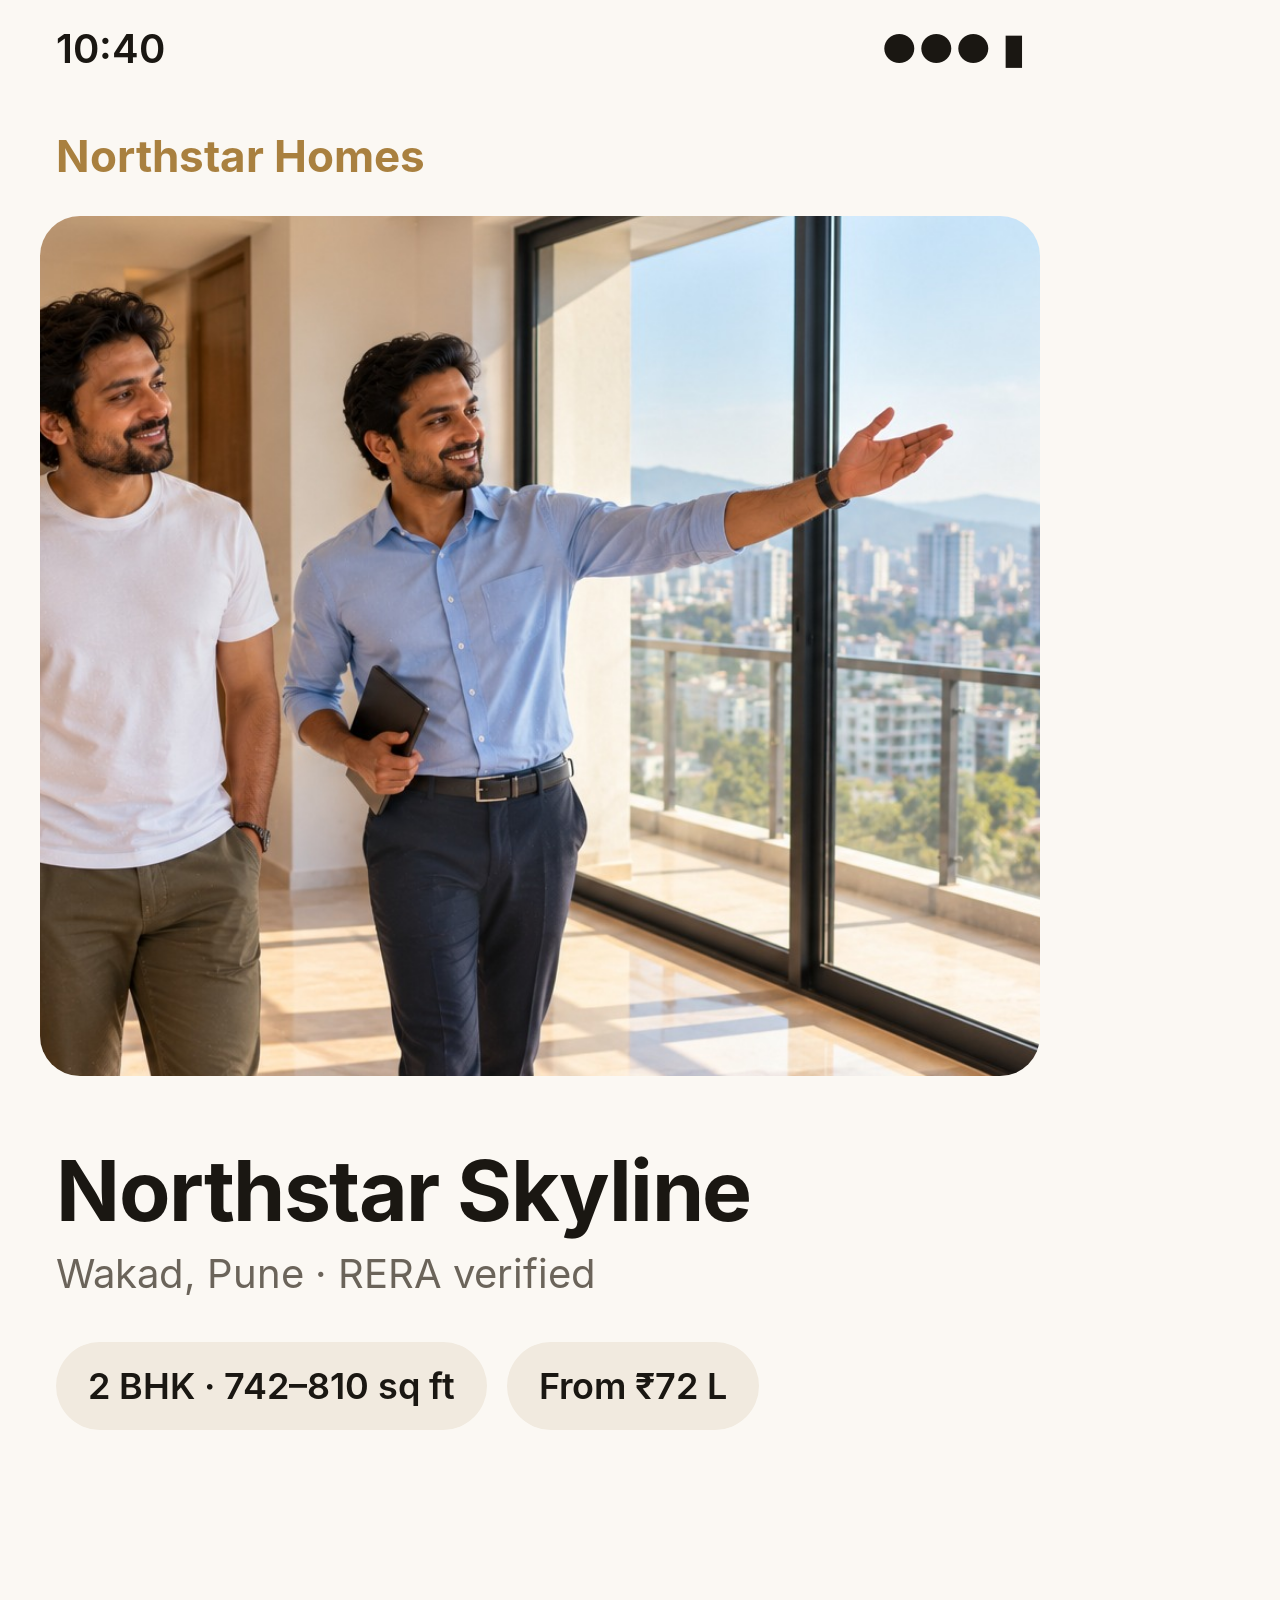
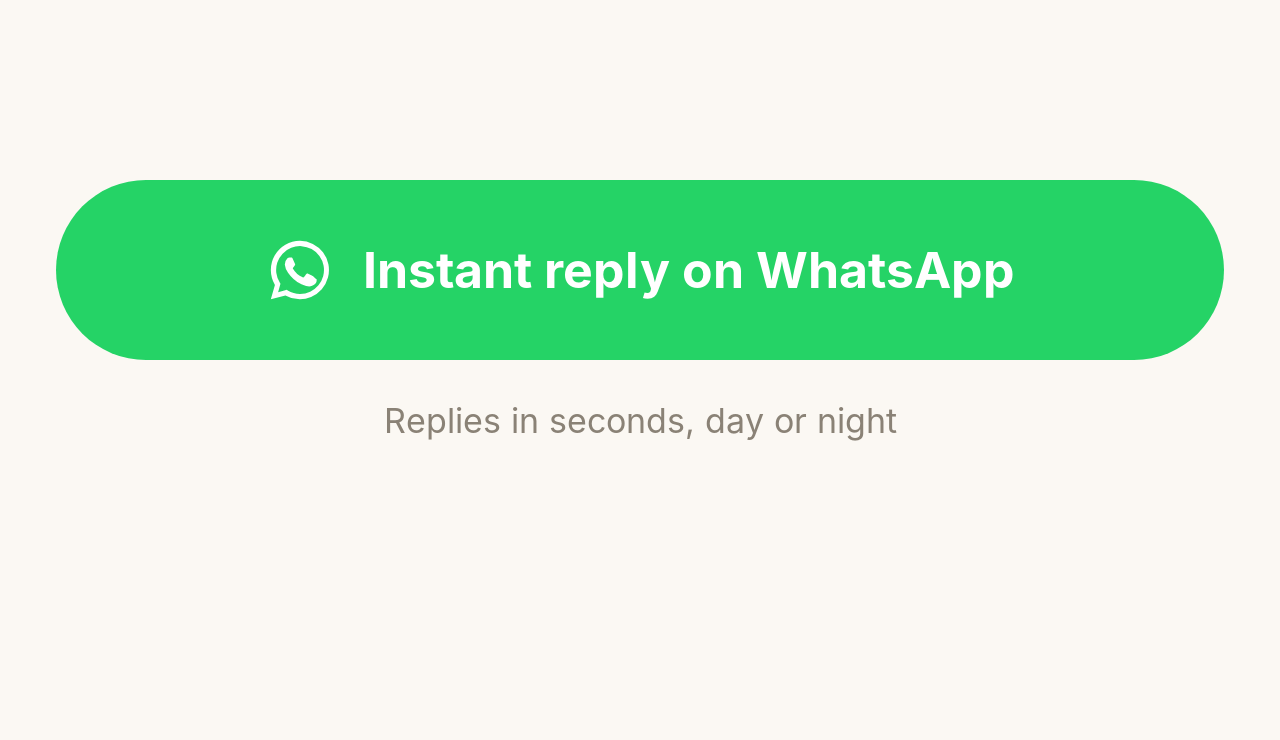
<file: gr-builder-pitch/src/screens/project.html>
<!doctype html>
<html><head><meta charset="utf-8">
<!-- Northstar Skyline project page (phone, 1080x2340): the screen Karan taps in photo 03. Rendered to gen/project.png by tools/composite.py -->
<style>
@font-face{font-family:Inter;src:url(../../fonts/Inter-Regular.otf);font-weight:400}
@font-face{font-family:Inter;src:url(../../fonts/Inter-SemiBold.otf);font-weight:600}
@font-face{font-family:Inter;src:url(../../fonts/Inter-Bold.otf);font-weight:700}
html,body{margin:0;width:1080px;height:2340px;background:#FBF8F3;font-family:Inter;color:#1A1712;overflow:hidden}
.bar{height:96px;display:flex;align-items:center;justify-content:space-between;padding:0 56px;font:600 40px Inter}
.nav{height:120px;display:flex;align-items:center;padding:0 56px;gap:24px;font:700 44px Inter;color:#A9803F}
.hero{margin:0 40px;height:860px;border-radius:40px;background:url(../../assets/photos/08-site-visit.jpg) 78% 40%/auto 130%;}
h1{font:700 84px Inter;margin:64px 56px 8px;letter-spacing:-1.5px}
.sub{font:400 40px Inter;color:#6B645A;margin:0 56px}
.chips{display:flex;gap:20px;margin:44px 56px 0}
.chip{font:600 36px Inter;padding:22px 32px;border-radius:999px;background:#F1EADF}
.btn{position:absolute;left:56px;right:56px;top:1780px;height:180px;border-radius:999px;background:#25D366;color:#fff;
 display:flex;align-items:center;justify-content:center;gap:28px;font:700 50px Inter}
.btn svg{width:70px;height:70px}
.note{position:absolute;left:0;right:0;top:2000px;text-align:center;font:400 34px Inter;color:#8A8276}
</style></head><body>
<div class="bar"><span>10:40</span><span>●●● ▮</span></div>
<div class="nav">Northstar Homes</div>
<div class="hero"></div>
<h1>Northstar Skyline</h1>
<div class="sub">Wakad, Pune · RERA verified</div>
<div class="chips"><div class="chip">2 BHK · 742–810 sq ft</div><div class="chip">From ₹72 L</div></div>
<div class="btn"><svg viewBox="0 0 24 24" fill="#fff"><path d="M12 2a10 10 0 0 0-8.6 15.1L2 22l5-1.3A10 10 0 1 0 12 2zm0 18.2a8.2 8.2 0 0 1-4.2-1.2l-.3-.2-3 .8.8-2.9-.2-.3A8.2 8.2 0 1 1 12 20.2zm4.5-6.1c-.2-.1-1.5-.7-1.7-.8s-.4-.1-.6.1-.6.8-.8 1-.3.2-.5.1a6.7 6.7 0 0 1-3.3-2.9c-.2-.4.2-.4.7-1.3.1-.2 0-.3 0-.4l-.8-1.8c-.2-.5-.4-.4-.6-.4h-.5a1 1 0 0 0-.7.3 3 3 0 0 0-.9 2.2 5.2 5.2 0 0 0 1.1 2.7 11.9 11.9 0 0 0 4.6 4c1.7.7 2.4.8 3.2.7.5-.1 1.5-.6 1.8-1.2s.2-1.1.2-1.2-.2-.2-.4-.3z"/></svg>Instant reply on WhatsApp</div>
<div class="note">Replies in seconds, day or night</div>
</body></html>
</file>
